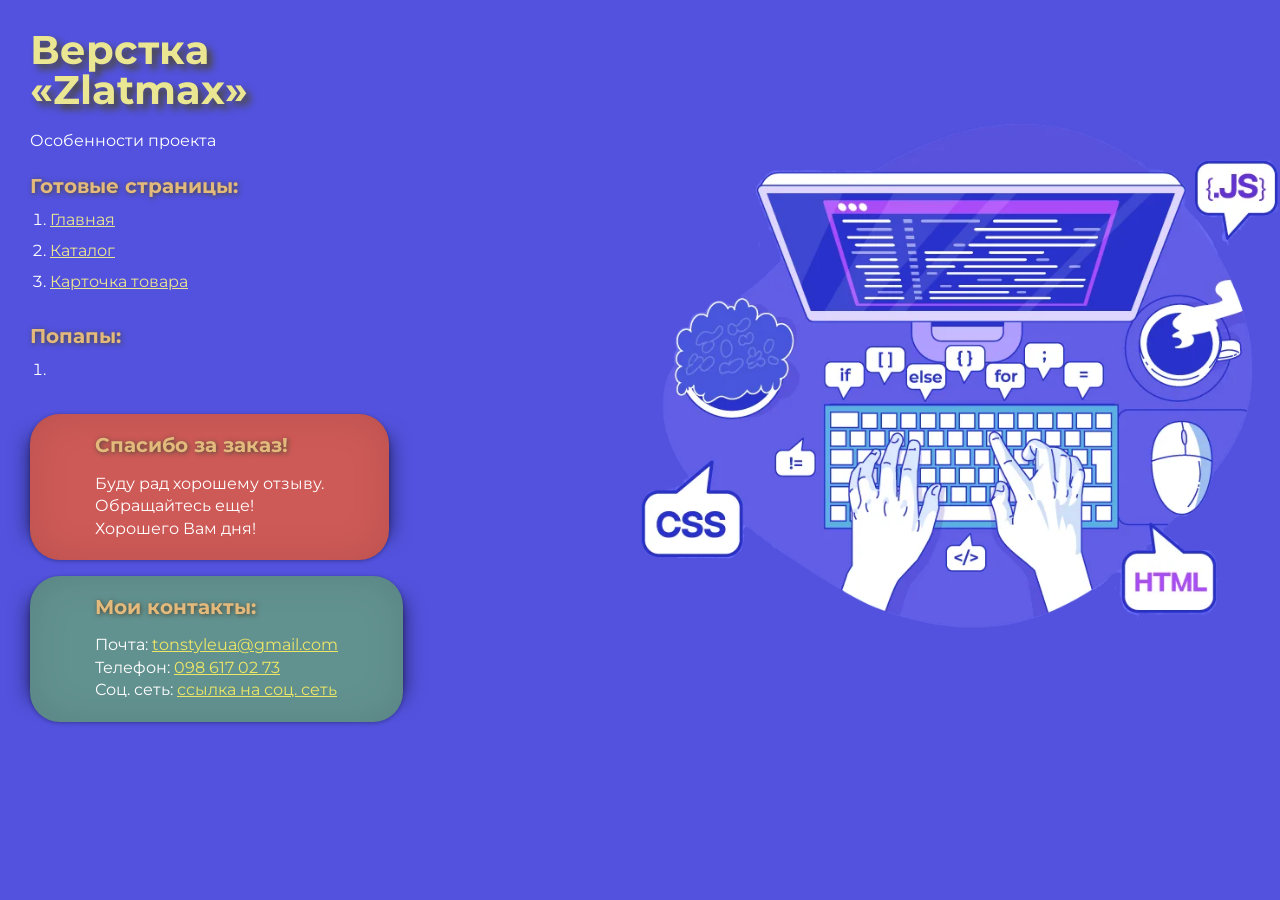
<file: index.html>
<!DOCTYPE html>
<html>

<head>
	<meta charset="UTF-8">
	<meta name="viewport" content="width=device-width, initial-scale=1.0">
	<title>Верстка «Zlatmax»</title>
</head>

<body>
	<div class="rootpage">
		<div class="rootpage__container">
			<div class="rootpage__content">
				<h1>Верстка «Zlatmax»</h1>
				<div class="rootpage__info">
					Особенности проекта
				</div>
				<h2>Готовые страницы:</h2>
				<ol class="rootpage__list">
					<li><a target="_blank" href="home.html">Главная</a></li>
					<li><a target="_blank" href="catalog.html">Каталог</a></li>
					<li><a target="_blank" href="product.html">Карточка товара</a></li>
				</ol>
				<h2>Попапы:</h2>
				<ol class="rootpage__list">
					<li><a target="_blank" href="home.html#"></a></li>
				</ol>
				<div class="rootpage__tnx">
					<h2>Спасибо за заказ!</h2>
					<p>Буду рад хорошему отзыву.</p>
					<p>Обращайтесь еще!</p>
					<p>Хорошего Вам дня!</p>
				</div>
				<div class="rootpage__contacts">
					<h2>Мои контакты:</h2>
					<p>Почта: <a href="mailto:tonstyleua@gmail.com">tonstyleua@gmail.com</a></p>
					<p>Телефон: <a href="tel:0986170273">098 617 02 73</a></p>
					<p>Соц. сеть: <a href="https://www.instagram.com/yuriy_smoliarov/">ссылка на соц. сеть</a></p>
				</div>
			</div>
			<div class="rootpag__images">
				<picture><source srcset="img/fed01.webp" type="image/webp"><img src="img/fed01.png?_v=1725391749633" alt="Изображение"></picture>
			</div>
		</div>
	</div>
</body>
<style>
	@charset "UTF-8";
	@import url("https://fonts.googleapis.com/css?family=Montserrat:regular,700&display=swap");

	*,
	*::before,
	*::after {
		padding: 0px;
		margin: 0px;
		border: 0px;
		box-sizing: border-box;
	}

	html,
	body {
		height: 100%;
		margin: 0;
		padding: 0;
		min-width: 320px;
		width: 100%;
		color: #fff;
		/* background-image: linear-gradient(135deg, #5b5e78 0, #2e477b 50%, #001b64 100%); */
		/* background-color: #2c4dab; мой первый вариант*/
		/* background-color: #6a6aef; вариант с картинки*/
		background-color: #5252de;
	}

	body {
		font-family: Montserrat;
		font-size: 100%;
		line-height: 1;
		font-size: 1rem;
	}

	a {
		text-decoration: underline;
		color: #ebe691
	}

	a:visited {
		text-decoration: underline;
		color: #f0eb8d;
	}

	a:hover {
		text-decoration: none;
	}

	ul li {
		list-style: none;
	}

	img {
		vertical-align: top;
	}

	.wrapper {
		width: 100%;
		min-height: 100%;
		overflow: hidden;
	}

	.rootpage {}

	.rootpage__container {
		display: flex;
		/* gap: rem(50); */
	}

	.rootpage__content {
		padding: 30px;
		display: flex;
		flex-direction: column;
		align-items: flex-start;


	}

	@media (max-width:565px) {
		.rootpage__container {
			display: flex;
			flex-direction: column-reverse;
			align-items: flex-start;
		}

	}

	@media (max-width: 767px) {
		.rootpage {
			padding: 30px 15px;
		}
	}

	h1 {
		text-shadow: 5px 5px 7px rgb(76, 73, 54);
		color: #ebe691;
		font-size: 2.5rem;
		margin: 0px 0px 1.25rem 0px;
	}

	@media (max-width: 767px) {
		h1 {
			text-shadow: 5px 5px 7px rgb(76, 73, 54);
			font-size: 1.85rem;
			margin: 0px 0px 1.25rem 0px;
		}
	}

	h2 {
		color: #e4ba7c;
		text-shadow: 1px 1px 5px rgb(76, 73, 54);
		font-size: 1.25rem;
		margin: 0px 0px 1rem 0px;
	}

	@media (max-width: 767px) {
		h2 {
			font-size: 1.125rem;
			margin: 0px 0px 1rem 0px;
		}
	}

	.rootpage__info {
		line-height: 140%;
		margin: 0px 0px 1.5rem 0px;
	}

	.rootpage__list {
		margin: 0px 0px 2.25rem 1.25rem;
	}

	.rootpage__list li:not(:last-child) {
		margin: 0px 0px 15px 0px;
	}

	.rootpage__contacts,
	.rootpage__tnx {
		border-radius: 30px;
		padding: 20px 65px;
		line-height: 140%;
	}

	@media (max-width: 767px) {

		.rootpage__contacts,
		.rootpage__tnx {
			border-radius: 30px;
			padding: 20px;
		}
	}


	.rootpage__contacts {
		background: #629290;
		box-shadow: 0 1px 4px rgba(0, 0, 0, .3),
			-23px 0 20px -23px rgba(0, 0, 0, .6),
			23px 0 20px -23px rgba(0, 0, 0, .6),
			inset 0 0 40px rgba(0, 0, 0, .1);
	}

	.rootpage__contacts a {
		color: #ede666;
	}

	.rootpage__tnx {
		background: #ce5a57;
		box-shadow: 0 1px 4px rgba(0, 0, 0, .3),
			-23px 0 20px -23px rgba(0, 0, 0, .6),
			23px 0 20px -23px rgba(0, 0, 0, .6),
			inset 0 0 40px rgba(0, 0, 0, .1);
		margin: 0px 0px 1rem 0px;
	}

	.rootpag__images {
		margin-left: 200px;
		max-width: 50%;
		display: flex;
		justify-content: center;
		align-items: center;

		@media (max-width: 967px) {
			margin-left: 90px;
		}
	}


	@media (max-width:565px) {
		.rootpage__content {
			padding: 3px 30px 30px 30px;
		}

		/* .rootpag__images {
			max-width: 100%;
		} */

		img {
			width: 50%;
			display: flex;
			flex-direction: column;
			align-items: center;
		}
	}

	img {
		/* margin-left: 350px; */
		max-width: 100%;
		min-width: 330px;
		position: relative;

		/* height: 100%; */
	}
</style>

</html>
</file>
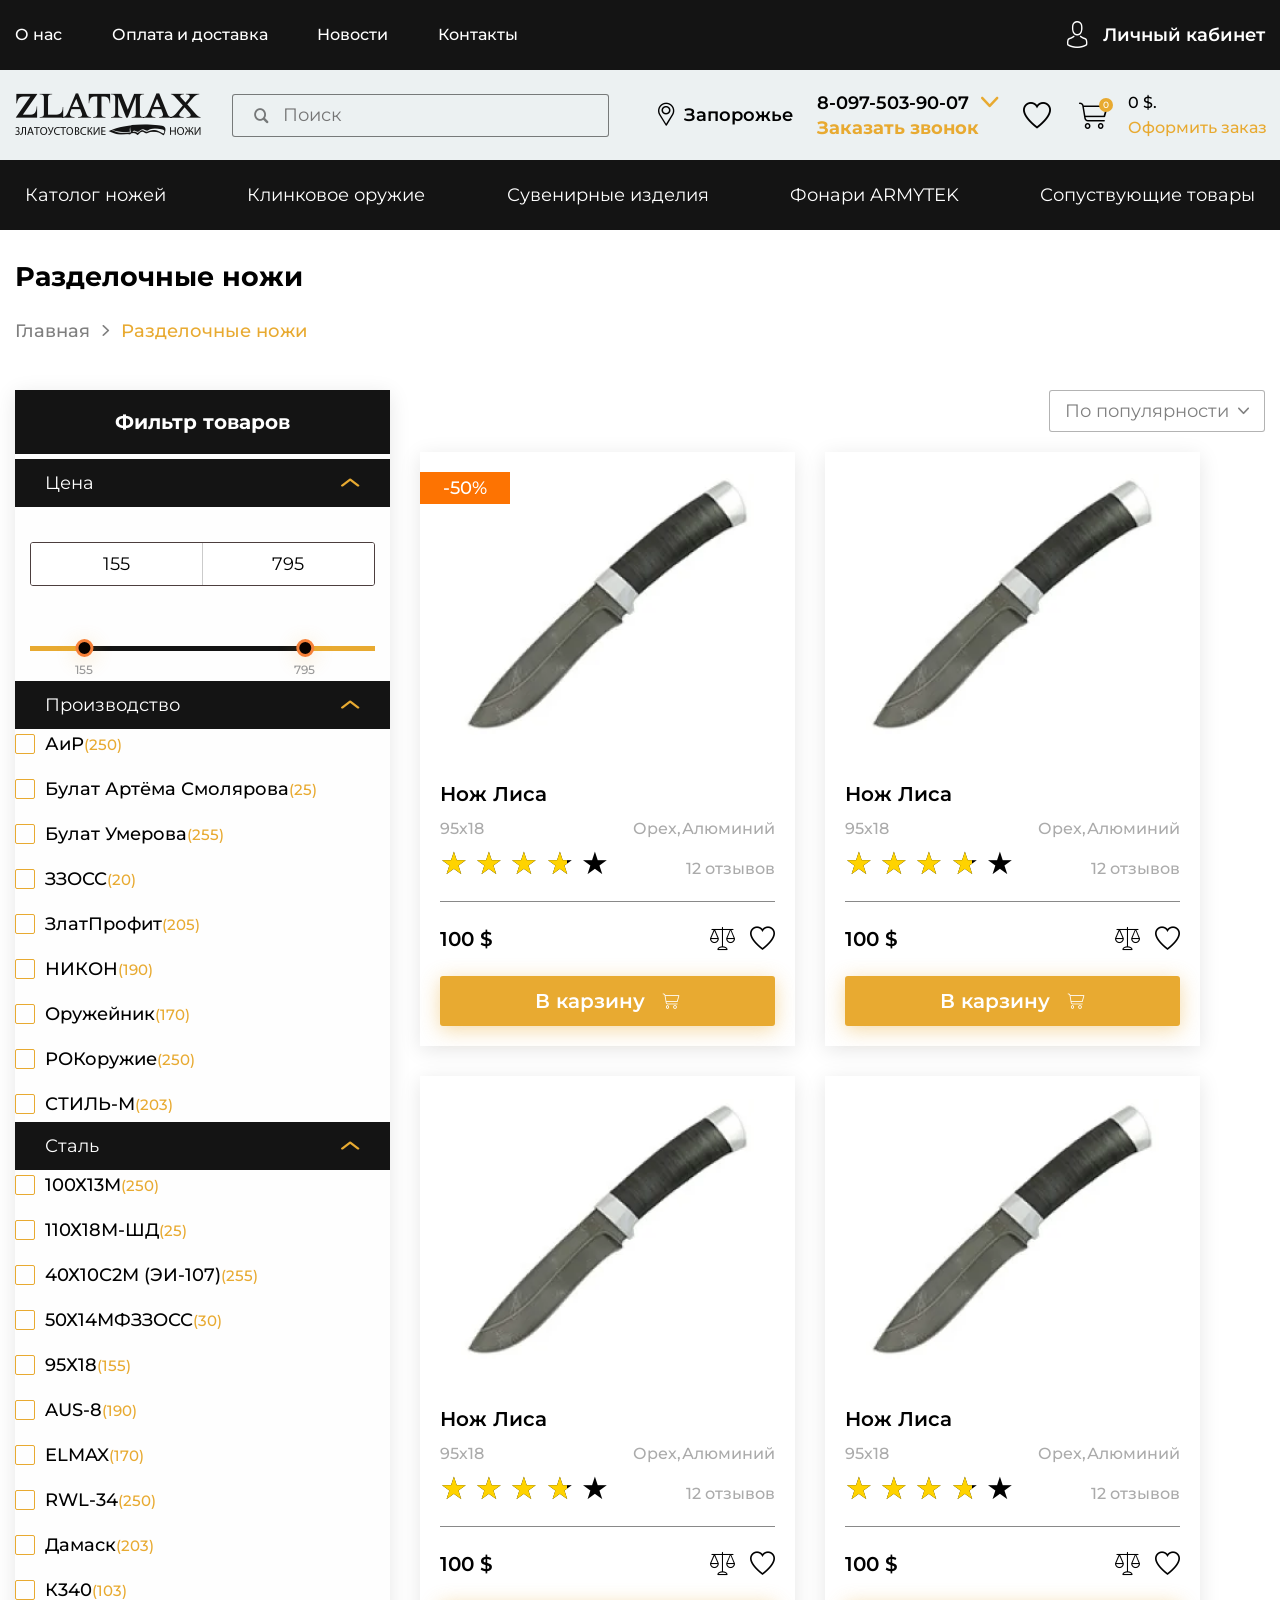
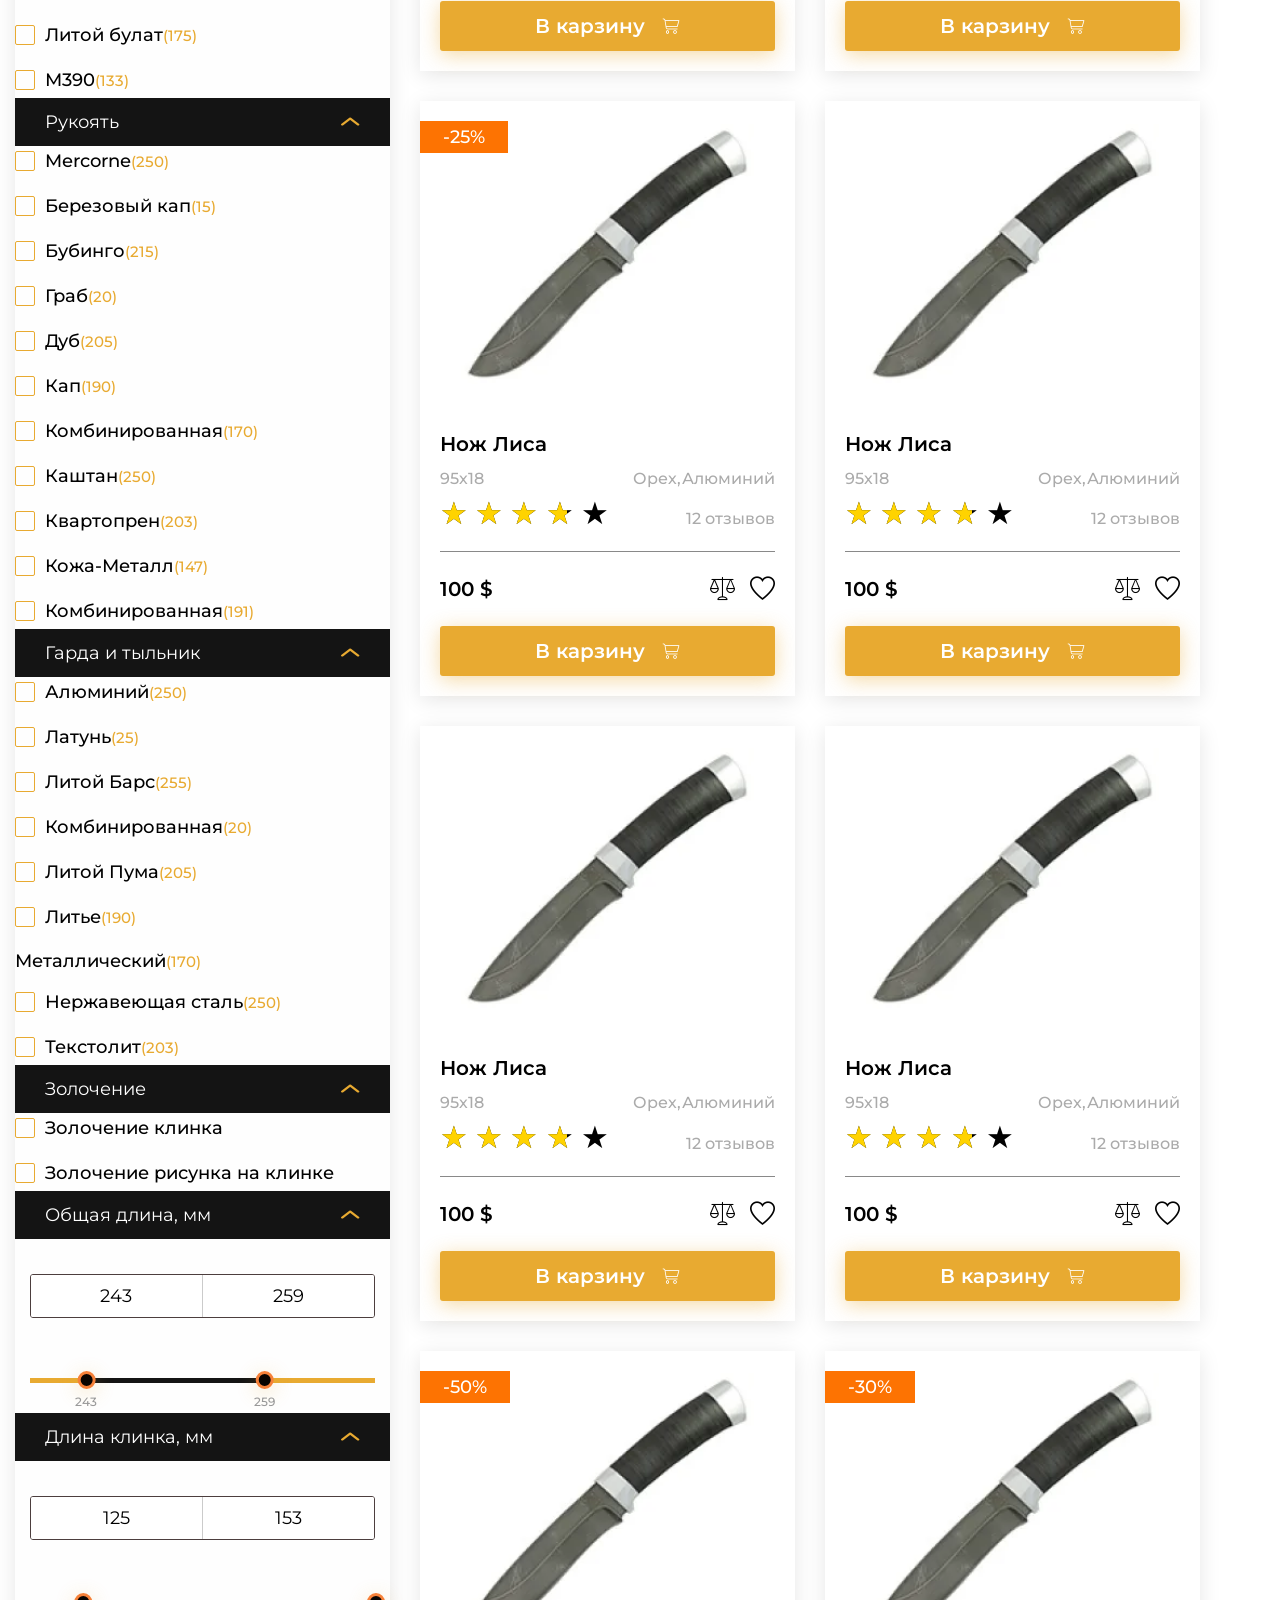
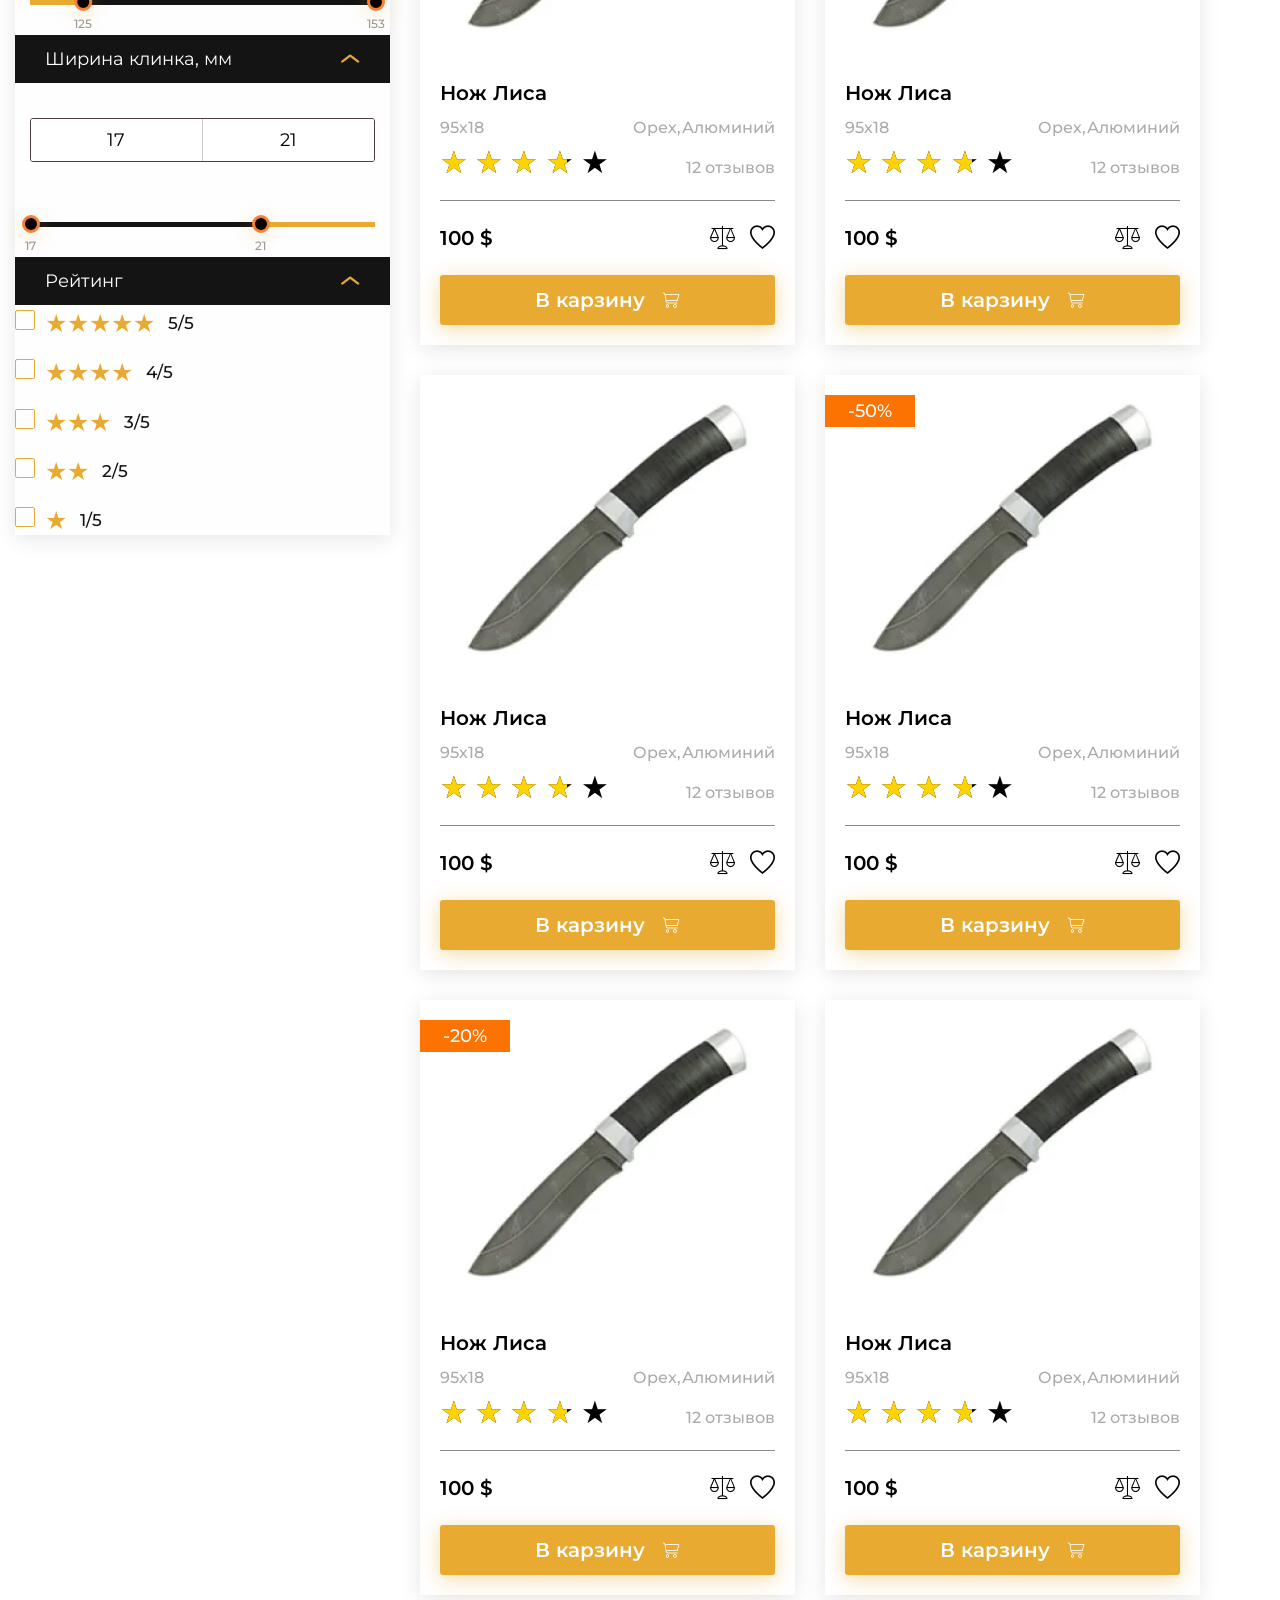
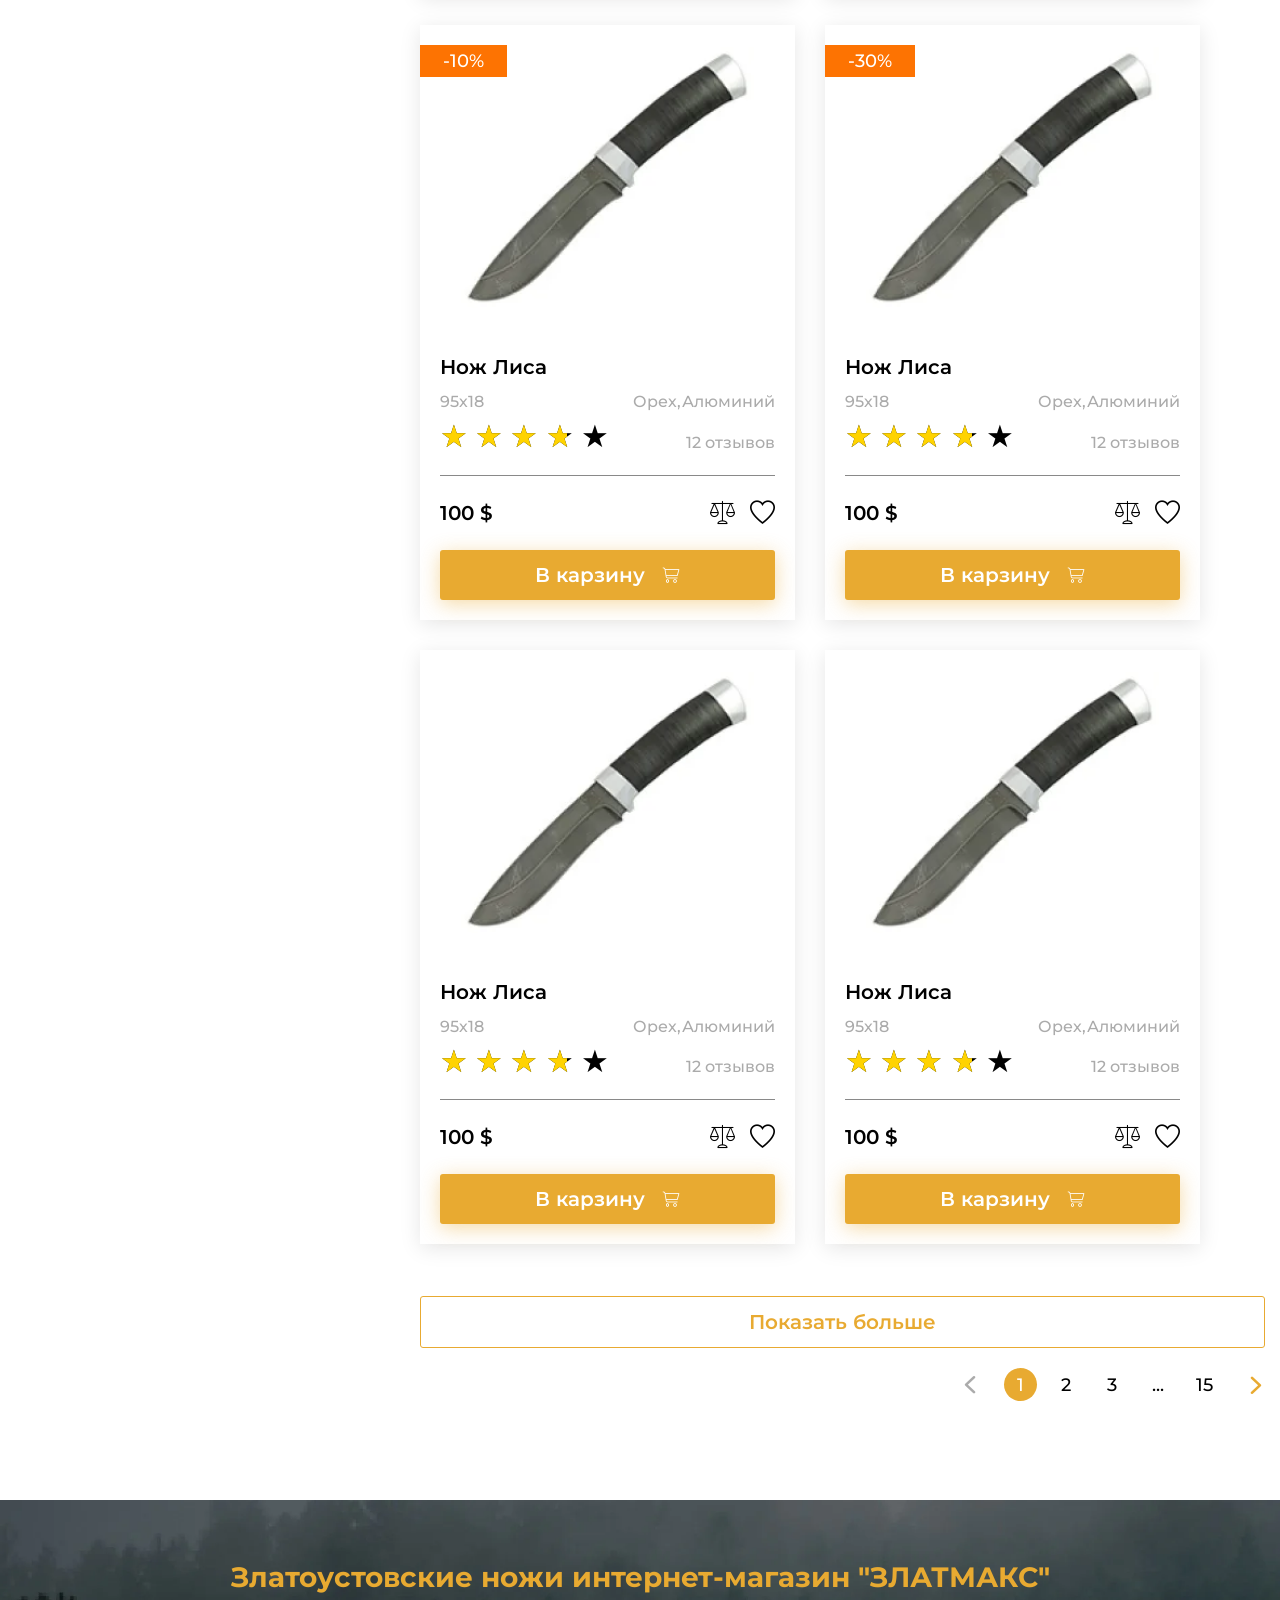
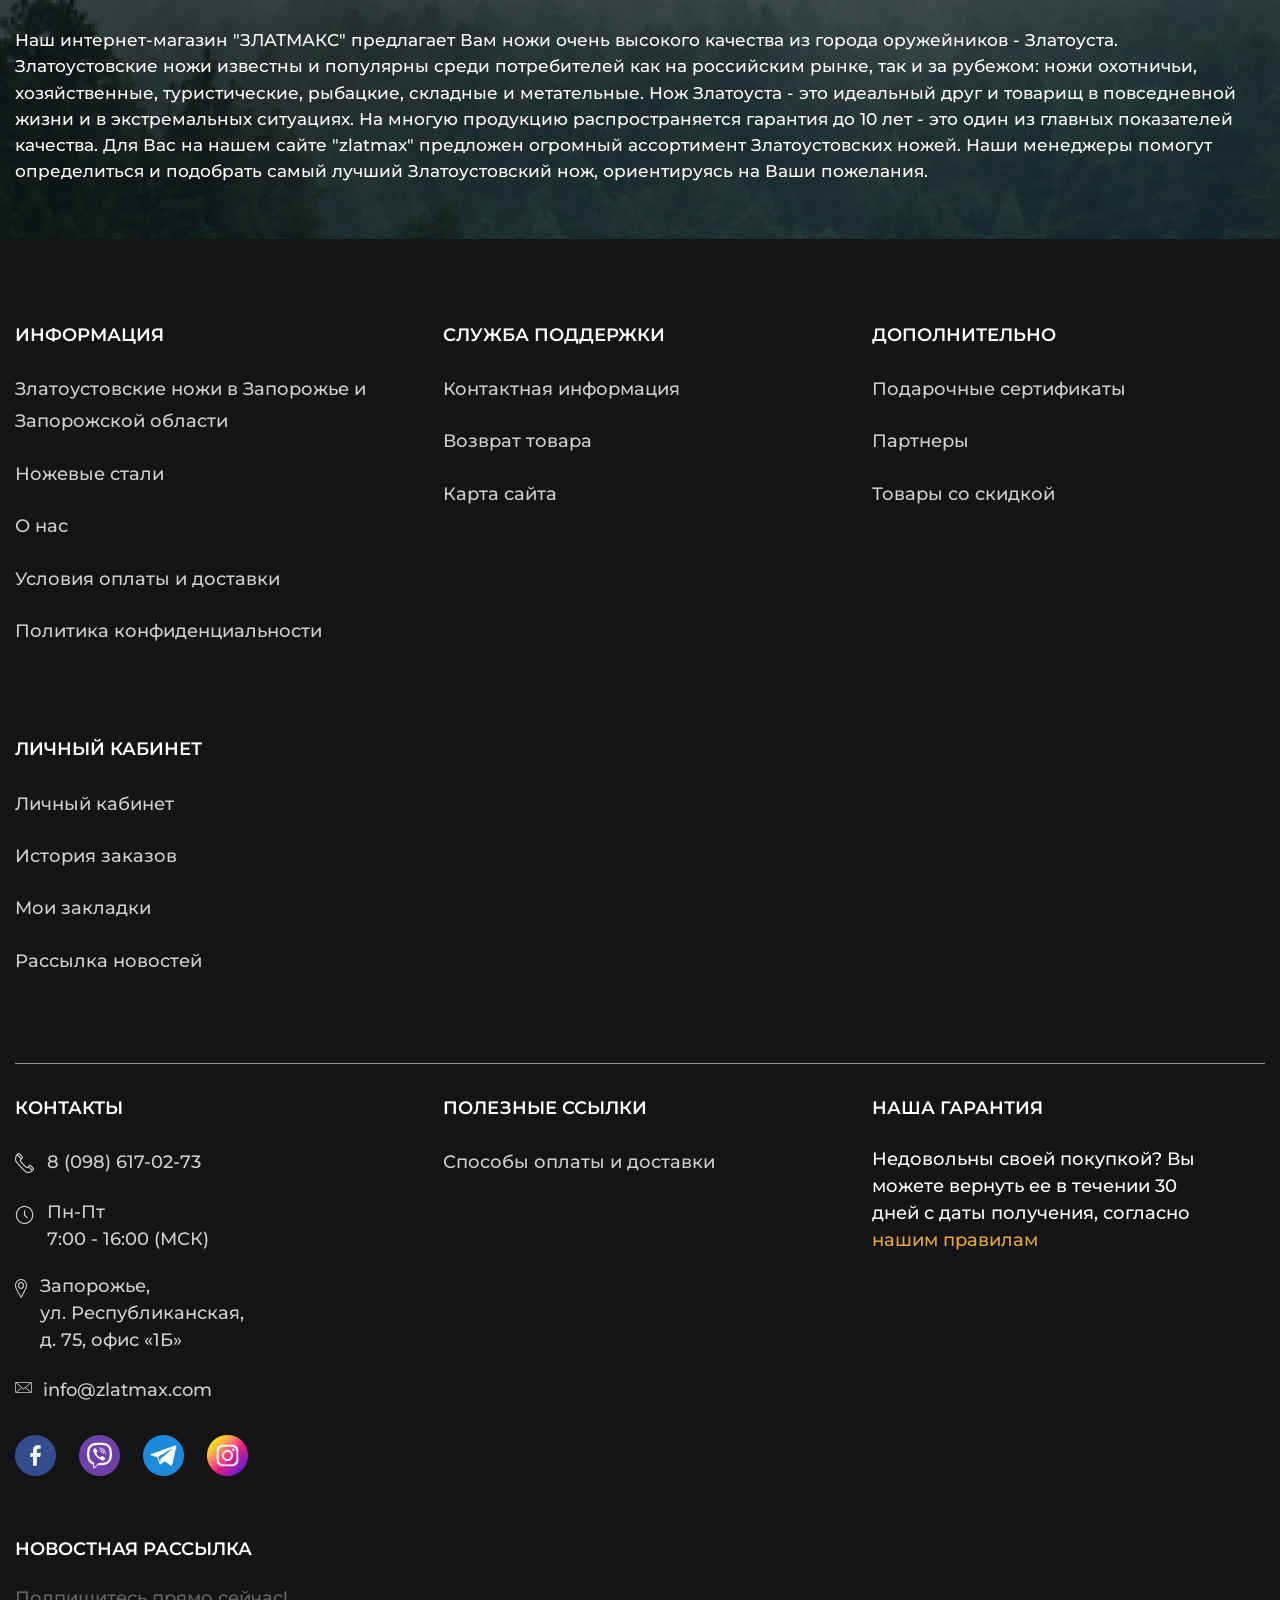
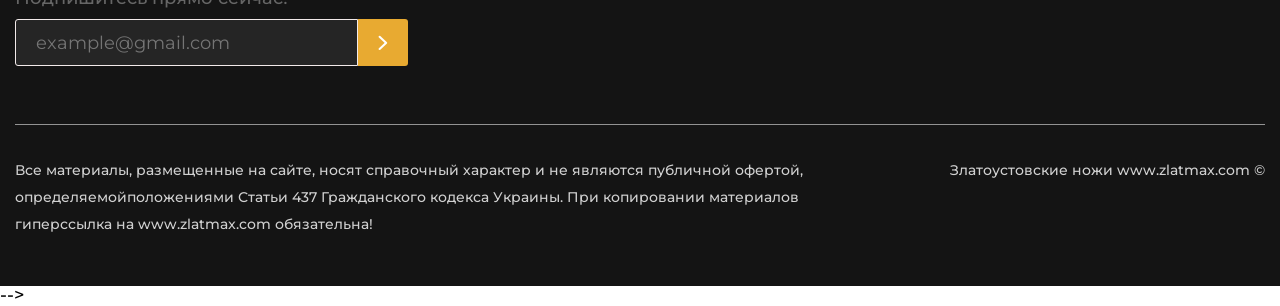
<file: catalog.html>
<!DOCTYPE html>
<html lang="ru">

<head>
	<title>Каталог</title>
	<meta charset="UTF-8">
	<meta name="format-detection" content="telephone=no">
	<link rel="stylesheet" href="css/style.min.css?_v=20240903222909">
	<link rel="shortcut icon" href="favicon.ico">
	<!-- <meta name="robots" content="noindex, nofollow"> -->
	<meta name="viewport" content="width=device-width, initial-scale=1.0">
</head>

<body>
	<div class="wrapper">
		<header class="header">
			<div class="header__top top-header">
				<div class="top-header__container">
					<nav class="top-header__menu menu-top-header">
						<ul data-da=".menu__body,991.98" class="menu-top-header__list">
							<li class="menu-top-header__item menu-top-header__item_catalog"><a href="" class="menu-top-header__link menu-top-header__link_catalog _icon-arrow-right">Каталог товаров</a>
							</li>
							<li class="menu-top-header__item"><a href="" class="menu-top-header__link">О нас</a></li>
							<li class="menu-top-header__item"><a href="" class="menu-top-header__link">Оплата и доставка</a></li>
							<li class="menu-top-header__item"><a href="" class="menu-top-header__link">Новости</a></li>
							<li class="menu-top-header__item"><a href="" class="menu-top-header__link">Контакты</a></li>
						</ul>
					</nav>
					<!-- ? _icon-user нижнее подчеркивание здесь не дает коректно скопировать классы в header.scss и изза этого ломается код и браузер выдает ошибку, а без подчеркивания не откроется иконка  -->
					<!-- ? РЕШЕНИЕ: после копирования классов, в файле header.scss нужно удалить 
				 . {
					// ._icon-user
					&_icon-user {}
			} 
		-->
					<a href="" class="top-header__user _icon-user"><span>Личный кабинет</span></a>
					<nav hidden class="menu">
						<button type="button" class="menu__icon icon-menu"><span></span></button>
						<div class="menu__body">
							<!-- <ul class="menu__list">
						<li class="menu__item"><a href="" class="menu__link menu__link-catalog _icon-arrow-bottom">Каталог
								товаров</a></li>
					</ul> -->
						</div>
					</nav>
				</div>
			</div>
			<div class="header__body body-header">
				<div class="body-header__container">
					<a href="" class="body-header__logo"></a>
					<!-- ? в нужный момент меню Поиск перебрасываю на место меню Каталог -->
					<div data-da=".catalog-header__container, 479.98" class="body-header__search">
						<form action="#" class="search-header">
							<button type="submit" class="search-header__button _icon-search-zoom"></button>
							<input autocomplete="off" type="text" name="form[]" data-error="Ошибка" placeholder="Поиск" class="search-header__input">
						</form>
					</div>
					<div class="body-header__actions actions-header">
						<a class="actions-header__location _icon-location"><span>Запорожье</span></a>
						<!-- ? data-da=".top-header__container,991.98" перебросил нужный раздел на верхний этаж -->
						<div data-da=".top-header__container,991.98,first" class="actions-header__phones phones-header">
							<!-- ? этот блок делал снипеттом spollers и потом доработали -->
							<div data-spollers class="phones-header__items">
								<div class="phones-header__item">
									<a href="tel:80975039007" class="phones-header__phone"><span>8-097-503-90-07</span></a>
									<button type="button" data-spoller class="phones-header__arrow _icon-arrow-bottom"></button>
									<ul class="phones-header__list">
										<li><a href="tel:80975039008" class="phones-header__phone">8-097-503-90-08</a></li>
										<li><a href="tel:80975039009" class="phones-header__phone">8-097-503-90-09</a></li>
										<li><a href="tel:80975039000" class="phones-header__phone">8-097-503-90-00</a></li>
									</ul>
								</div>
							</div>

							<button type="button" data-popup="#callback" class="phones-header__callback">Заказать звонок</button>
						</div>
						<a href="" data-da=".top-header__container,991.98,2" class="actions-header__favorite _icon-favorite"></a>
						<a href="" data-da=".top-header__container,991.98,2" class="actions-header__cart cart-header">
							<div class="cart-header__icon _icon-cart"><span>0</span></div>
							<div class="cart-header__body">
								<div class="cart-header__summ">0 $.</div>
								<div class="cart-header__link">Оформить заказ</div>
							</div>
						</a>
					</div>
				</div>
			</div>
			<div class="header__catalog catalog-header">
				<div class="catalog-header__container">
					<nav class="catalog-header__menu menu-catalog">
						<button type="button" class="menu-catalog__back _icon-back">Назад</button>
						<ul class="menu-catalog__list">
							<!-- ? data-parent у кого будет такой дата атрибут, для тех обьектов мы будем открывать подменю -->
							<li class="menu-catalog__item"><button data-parent="1" class="menu-catalog__link">Католог ножей</button>
							</li>
							<li class="menu-catalog__item"><button data-parent="2" class="menu-catalog__link">Клинковое
									оружие</button></li>
							<li class="menu-catalog__item"><button data-parent="3" class="menu-catalog__link">Сувенирные
									изделия</button></li>
							<li class="menu-catalog__item"><button data-parent="4" class="menu-catalog__link">Фонари ARMYTEK</button>
							</li>
							<li class="menu-catalog__item"><button data-parent="5" class="menu-catalog__link">Сопуствующие
									товары</button></li>
						</ul>
						<div class="menu-catalog__sub-menu sub-menu-catalog">
							<button type="button" class="sub-menu-catalog__back _icon-back">Назад</button>
							<div class="sub-menu-catalog__container">
								<!-- ? hidden это привязка для того чтоб открывались выпадающие меню -->
								<div hidden data-submenu="1" class="sub-menu-catalog__block">
									<div class="sub-menu-catalog__category">
										<a href="" class="sub-menu-catalog__link-category">Категория ножей</a>
									</div>
									<div class="sub-menu-catalog__category">
										<a href="" class="sub-menu-catalog__link-category">Производство ножей</a>
									</div>
									<div class="sub-menu-catalog__category">
										<a href="" class="sub-menu-catalog__link-category">Ножи по маркам стали</a>
									</div>
									<div class="sub-menu-catalog__category">
										<a href="" class="sub-menu-catalog__link-category">Заточка и полировка ножей</a>
									</div>
									<div class="sub-menu-catalog__category">
										<a href="" class="sub-menu-catalog__link-category">Ножевые клинки</a>
									</div>
									<ul class="sub-menu-catalog__list">
										<!-- ?  target тега <a>. Цей атрибут може набувати таких значень:_blank – завантажує сторінку в нове вікно браузера; _self – завантажує сторінку в поточне вікно; _parent – завантажує сторінку у батьківський фрейм; _top – скасовує всі фрейми і завантажує сторінку в повному вікні браузера. -->
										<li class="sub-menu-catalog__item"><a href="catalog.html" target="_blank" class="sub-menu-catalog__link">Разделочные
												ножи</a></li>
										<li class="sub-menu-catalog__item"><a href="" class="sub-menu-catalog__link">Туристические
												ножи</a></li>
										<li class="sub-menu-catalog__item"><a href="" class="sub-menu-catalog__link">Ножи
												охотничьи</a>
										</li>
										<li class="sub-menu-catalog__item"><a href="" class="sub-menu-catalog__link">Булатные
												ножи</a>
										</li>
										<li class="sub-menu-catalog__item"><a href="" class="sub-menu-catalog__link">Ножи из
												дамаска</a>
										</li>
										<li class="sub-menu-catalog__item"><a href="" class="sub-menu-catalog__link">Тактического
												назначения</a></li>
										<li class="sub-menu-catalog__item"><a href="" class="sub-menu-catalog__link">Метательные
												ножи</a></li>
										<li class="sub-menu-catalog__item"><a href="" class="sub-menu-catalog__link">Мачете и
												кукри</a>
										</li>
										<li class="sub-menu-catalog__item"><a href="" class="sub-menu-catalog__link">Ножи
												кухонные</a>
										</li>
									</ul>
									<ul class="sub-menu-catalog__list">
										<li class="sub-menu-catalog__item"><a href="" class="sub-menu-catalog__link">Ножи АИР</a>
										</li>
										<li class="sub-menu-catalog__item"><a href="" class="sub-menu-catalog__link">Ножи ЗИК</a>
										</li>
										<li class="sub-menu-catalog__item"><a href="" class="sub-menu-catalog__link">Ножи
												ЗЗОСС</a>
										</li>
										<li class="sub-menu-catalog__item"><a href="" class="sub-menu-catalog__link">Ножи
												РОСоружие</a></li>
										<li class="sub-menu-catalog__item"><a href="" class="sub-menu-catalog__link">Ножи
												Оружейник</a></li>
										<li class="sub-menu-catalog__item"><a href="" class="sub-menu-catalog__link">Булат Сергея
												Баранова</a></li>
										<li class="sub-menu-catalog__item"><a href="" class="sub-menu-catalog__link">Булат Андрея
												Умерова</a></li>
										<li class="sub-menu-catalog__item"><a href="" class="sub-menu-catalog__link">Ножи
												Златко</a>
										</li>
										<li class="sub-menu-catalog__item"><a href="" class="sub-menu-catalog__link">Ножи
												Стиль-М</a>
										</li>
										<li class="sub-menu-catalog__item"><a href="" class="sub-menu-catalog__link">Оружейная
												компания</a></li>
									</ul>
									<ul class="sub-menu-catalog__list">
										<li class="sub-menu-catalog__item"><a href="" class="sub-menu-catalog__link">Ножи из стали
												40х102С2М</a></li>
										<li class="sub-menu-catalog__item"><a href="" class="sub-menu-catalog__link">Ножи из стали
												95х18</a></li>
										<li class="sub-menu-catalog__item"><a href="" class="sub-menu-catalog__link">Ножи из стали
												100х13м</a></li>
										<li class="sub-menu-catalog__item"><a href="" class="sub-menu-catalog__link">Ножи из стали
												110х18м-ШД</a></li>
										<li class="sub-menu-catalog__item"><a href="" class="sub-menu-catalog__link">Ножи из стали
												ЭИ-107 ТЦ</a></li>
										<li class="sub-menu-catalog__item"><a href="" class="sub-menu-catalog__link">Ножи из стали
												50х14МФ</a></li>
										<li class="sub-menu-catalog__item"><a href="" class="sub-menu-catalog__link">Ножи из стали
												AUS-8</a></li>
										<li class="sub-menu-catalog__item"><a href="" class="sub-menu-catalog__link">Ножи из стали
												К340</a></li>
										<li class="sub-menu-catalog__item"><a href="" class="sub-menu-catalog__link">Ножи из стали
												M390</a></li>
										<li class="sub-menu-catalog__item"><a href="" class="sub-menu-catalog__link">Ножи из стали
												ЭП-766</a></li>
									</ul>
									<ul class="sub-menu-catalog__list">
										<li class="sub-menu-catalog__item"><a href="" class="sub-menu-catalog__link">Паста ГОИ</a>
										</li>
										<li class="sub-menu-catalog__item"><a href="" class="sub-menu-catalog__link">Алмазная
												паста</a></li>
										<li class="sub-menu-catalog__item"><a href="" class="sub-menu-catalog__link">Бруски и
												камни
												для заточки</a></li>
										<li class="sub-menu-catalog__item"><a href="" class="sub-menu-catalog__link">Заточные
												системы</a></li>
									</ul>
									<ul class="sub-menu-catalog__list">
										<li class="sub-menu-catalog__item"><a href="" class="sub-menu-catalog__link">Ножевые
												клинки</a></li>
										<li class="sub-menu-catalog__item"><a href="" class="sub-menu-catalog__link">Заготовки для
												ножей</a></li>
										<li class="sub-menu-catalog__item"><a href="" class="sub-menu-catalog__link">Литье для
												ножей</a></li>
										<li class="sub-menu-catalog__item"><a href="" class="sub-menu-catalog__link">Материалы для
												рукоятей</a></li>
										<li class="sub-menu-catalog__item"><a href="" class="sub-menu-catalog__link">Уход за
												рукоятиями ножей</a></li>
									</ul>
									<div class="sub-menu-catalog__footer">
										<a href="" class="sub-menu-catalog__all">Смотреть всё</a>
									</div>
									<div class="sub-menu-catalog__footer">
										<a href="" class="sub-menu-catalog__all">Смотреть всё</a>
									</div>
									<div class="sub-menu-catalog__footer">
										<a href="" class="sub-menu-catalog__all">Смотреть всё</a>
									</div>
									<div class="sub-menu-catalog__footer">
										<a href="" class="sub-menu-catalog__all">Смотреть всё</a>
									</div>
									<div class="sub-menu-catalog__footer">
										<a href="" class="sub-menu-catalog__all">Смотреть всё</a>
									</div>
								</div>
								<!-- ? hidden это привязка для того чтоб открывались выпадающие меню -->
								<div hidden data-submenu="2" class="sub-menu-catalog__block">
									<div class="sub-menu-catalog__category">
										<a href="" class="sub-menu-catalog__link-category">Категория ножей</a>
									</div>
									<div class="sub-menu-catalog__category">
										<a href="" class="sub-menu-catalog__link-category">Производство ножей</a>
									</div>
									<div class="sub-menu-catalog__category">
										<a href="" class="sub-menu-catalog__link-category">Заточка и полировка ножей</a>
									</div>
									<ul class="sub-menu-catalog__list">
										<li class="sub-menu-catalog__item"><a href="" class="sub-menu-catalog__link">Разделочные
												ножи</a></li>
										<li class="sub-menu-catalog__item"><a href="" class="sub-menu-catalog__link">Туристические
												ножи</a></li>
										<li class="sub-menu-catalog__item"><a href="" class="sub-menu-catalog__link">Ножи
												охотничьи</a>
										</li>
										<li class="sub-menu-catalog__item"><a href="" class="sub-menu-catalog__link">Булатные
												ножи</a>
										</li>
										<li class="sub-menu-catalog__item"><a href="" class="sub-menu-catalog__link">Ножи из
												дамаска</a>
										</li>
										<li class="sub-menu-catalog__item"><a href="" class="sub-menu-catalog__link">Тактического
												назначения</a></li>
										<li class="sub-menu-catalog__item"><a href="" class="sub-menu-catalog__link">Метательные
												ножи</a></li>
										<li class="sub-menu-catalog__item"><a href="" class="sub-menu-catalog__link">Мачете и
												кукри</a>
										</li>
										<li class="sub-menu-catalog__item"><a href="" class="sub-menu-catalog__link">Ножи
												кухонные</a>
										</li>
									</ul>
									<ul class="sub-menu-catalog__list">
										<li class="sub-menu-catalog__item"><a href="" class="sub-menu-catalog__link">Ножи АИР</a>
										</li>
										<li class="sub-menu-catalog__item"><a href="" class="sub-menu-catalog__link">Ножи ЗИК</a>
										</li>
										<li class="sub-menu-catalog__item"><a href="" class="sub-menu-catalog__link">Ножи ЗЗОСС</a>
										</li>
										<li class="sub-menu-catalog__item"><a href="" class="sub-menu-catalog__link">Ножи
												РОСоружие</a></li>
										<li class="sub-menu-catalog__item"><a href="" class="sub-menu-catalog__link">Ножи
												Оружейник</a></li>
										<li class="sub-menu-catalog__item"><a href="" class="sub-menu-catalog__link">Булат Сергея
												Баранова</a></li>
										<li class="sub-menu-catalog__item"><a href="" class="sub-menu-catalog__link">Булат Андрея
												Умерова</a></li>
										<li class="sub-menu-catalog__item"><a href="" class="sub-menu-catalog__link">Ножи Златко</a>
										</li>
										<li class="sub-menu-catalog__item"><a href="" class="sub-menu-catalog__link">Ножи Стиль-М</a>
										</li>
										<li class="sub-menu-catalog__item"><a href="" class="sub-menu-catalog__link">Оружейная
												компания</a></li>
									</ul>
									<ul class="sub-menu-catalog__list">
										<li class="sub-menu-catalog__item"><a href="" class="sub-menu-catalog__link">Паста ГОИ</a>
										</li>
										<li class="sub-menu-catalog__item"><a href="" class="sub-menu-catalog__link">Алмазная
												паста</a></li>
										<li class="sub-menu-catalog__item"><a href="" class="sub-menu-catalog__link">Бруски и
												камни
												для заточки</a></li>
										<li class="sub-menu-catalog__item"><a href="" class="sub-menu-catalog__link">Заточные
												системы</a></li>
									</ul>
									<div class="sub-menu-catalog__footer">
										<a href="" class="sub-menu-catalog__all">Смотреть всё</a>
									</div>
									<div class="sub-menu-catalog__footer">
										<a href="" class="sub-menu-catalog__all">Смотреть всё</a>
									</div>
									<div class="sub-menu-catalog__footer">
										<a href="" class="sub-menu-catalog__all">Смотреть всё</a>
									</div>
								</div>
							</div>
						</div>
					</nav>
				</div>

			</div>
		</header>
		<!--  -->
		<main class="page page_inner">
			<div class="page__header">
				<div class="page__container">
					<h1 class="page__title title">Разделочные ножи</h1>
					<nav class="page__breadcrumbs breadcrumbs">
						<ul class="breadcrumbs__list">
							<li class="breadcrumbs__item">
								<a href="home.html" class="breadcrumbs__link">Главная</a>
							</li>
							<li class="breadcrumbs__item">
								<!-- ? обычно конечная страница не делается ссылкой поэтому тут span -->
								<span href="" class="breadcrumbs__current">Разделочные ножи</span>
							</li>
						</ul>
					</nav>
				</div>
			</div>
			<div class="catalog">
				<div class="catalog__container">
					<div class="catalog__body">
						<!-- ! Фильтр Товаров -->
						<div class="catalog__filter filter-catalog">
							<button type="button" class="filter-catalog__title">Фильтр товаров</button>
							<div data-spollers class="filter-catalog__items">
								<div class="filter-catalog__price price-filter">
									<button type="button" data-spoller class="item-filter-catalog__title _icon-arrow-up _spoller-active">Цена</button>
									<div data-range class="price-filter__body">
										<div class="price-filter__inputs">
											<input data-range-from="0" autocomplete="off" type="text" value="155" name="form[]" class="price-filter__input">
											<input data-range-to="1000" autocomplete="off" type="text" value="795" name="form[]" class="price-filter__input">
										</div>
										<div data-range-item class="price-filter__range"></div>
									</div>
								</div>
								<!-- ! Раздел ЧЕКБОКС -->
								<div class="filter-catalog__item item-filter-catalog">
									<button type="button" data-spoller class="item-filter-catalog__title _icon-arrow-up _spoller-active">Производство</button>
									<div class="item-filter-catalog__body">
										<div class="item-filter-catalog__checkbox checkbox">
											<input id="c_1" data-error="Ошибка" class="checkbox__input" type="checkbox" value="1" name="form[]">
											<label for="c_1" class="checkbox__label"><span class="checkbox__text">АиР<small>(250)</small></span></label>
										</div>
										<div class="item-filter-catalog__checkbox checkbox">
											<input id="c_2" data-error="Ошибка" class="checkbox__input" type="checkbox" value="1" name="form[]">
											<label for="c_2" class="checkbox__label"><span class="checkbox__text">Булат Артёма
													Смолярова<small>(25)</small></span></label>
										</div>
										<div class="item-filter-catalog__checkbox checkbox">
											<input id="c_3" data-error="Ошибка" class="checkbox__input" type="checkbox" value="1" name="form[]">
											<label for="c_3" class="checkbox__label"><span class="checkbox__text">Булат
													Умерова<small>(255)</small></span></label>
										</div>
										<div class="item-filter-catalog__checkbox checkbox">
											<input id="c_4" data-error="Ошибка" class="checkbox__input" type="checkbox" value="1" name="form[]">
											<label for="c_4" class="checkbox__label"><span class="checkbox__text">ЗЗОСС<small>(20)</small></span></label>
										</div>
										<div class="item-filter-catalog__checkbox checkbox">
											<input id="c_5" data-error="Ошибка" class="checkbox__input" type="checkbox" value="1" name="form[]">
											<label for="c_5" class="checkbox__label"><span class="checkbox__text">ЗлатПрофит<small>(205)</small></span></label>
										</div>
										<div class="item-filter-catalog__checkbox checkbox">
											<input id="c_6" data-error="Ошибка" class="checkbox__input" type="checkbox" value="1" name="form[]">
											<label for="c_6" class="checkbox__label"><span class="checkbox__text">НИКОН<small>(190)</small></span></label>
										</div>
										<div class="item-filter-catalog__checkbox checkbox">
											<input id="c_7" data-error="Ошибка" class="checkbox__input" type="checkbox" value="1" name="form[]">
											<label for="c_7" class="checkbox__label"><span class="checkbox__text">Оружейник<small>(170)</small></span></label>
										</div>
										<div class="item-filter-catalog__checkbox checkbox">
											<input id="c_8" data-error="Ошибка" class="checkbox__input" type="checkbox" value="1" name="form[]">
											<label for="c_8" class="checkbox__label"><span class="checkbox__text">РОКоружие<small>(250)</small></span></label>
										</div>
										<div class="item-filter-catalog__checkbox checkbox">
											<input id="c_9" data-error="Ошибка" class="checkbox__input" type="checkbox" value="1" name="form[]">
											<label for="c_9" class="checkbox__label"><span class="checkbox__text">СТИЛЬ-М<small>(203)</small></span></label>
										</div>
									</div>
								</div>
								<div class="filter-catalog__item item-filter-catalog">
									<button type="button" data-spoller class="item-filter-catalog__title _icon-arrow-up _spoller-active">Сталь</button>
									<div class="item-filter-catalog__body">
										<div class="item-filter-catalog__checkbox checkbox">
											<input id="c_10" data-error="Ошибка" class="checkbox__input" type="checkbox" value="1" name="form[]">
											<label for="c_10" class="checkbox__label"><span class="checkbox__text">100Х13М<small>(250)</small></span></label>
										</div>
										<div class="item-filter-catalog__checkbox checkbox">
											<input id="c_11" data-error="Ошибка" class="checkbox__input" type="checkbox" value="1" name="form[]">
											<label for="c_11" class="checkbox__label"><span class="checkbox__text">110Х18М-ШД<small>(25)</small></span></label>
										</div>
										<div class="item-filter-catalog__checkbox checkbox">
											<input id="c_12" data-error="Ошибка" class="checkbox__input" type="checkbox" value="1" name="form[]">
											<label for="c_12" class="checkbox__label"><span class="checkbox__text">40Х10С2М
													(ЭИ-107)<small>(255)</small></span></label>
										</div>
										<div class="item-filter-catalog__checkbox checkbox">
											<input id="c_13" data-error="Ошибка" class="checkbox__input" type="checkbox" value="1" name="form[]">
											<label for="c_13" class="checkbox__label"><span class="checkbox__text">50Х14МФЗЗОСС<small>(30)</small></span></label>
										</div>
										<div class="item-filter-catalog__checkbox checkbox">
											<input id="c_14" data-error="Ошибка" class="checkbox__input" type="checkbox" value="1" name="form[]">
											<label for="c_14" class="checkbox__label"><span class="checkbox__text">95Х18<small>(155)</small></span></label>
										</div>
										<div class="item-filter-catalog__checkbox checkbox">
											<input id="c_15" data-error="Ошибка" class="checkbox__input" type="checkbox" value="1" name="form[]">
											<label for="c_15" class="checkbox__label"><span class="checkbox__text">AUS-8<small>(190)</small></span></label>
										</div>
										<div class="item-filter-catalog__checkbox checkbox">
											<input id="c_16" data-error="Ошибка" class="checkbox__input" type="checkbox" value="1" name="form[]">
											<label for="c_16" class="checkbox__label"><span class="checkbox__text">ELMAX<small>(170)</small></span></label>
										</div>
										<div class="item-filter-catalog__checkbox checkbox">
											<input id="c_17" data-error="Ошибка" class="checkbox__input" type="checkbox" value="1" name="form[]">
											<label for="c_17" class="checkbox__label"><span class="checkbox__text">RWL-34<small>(250)</small></span></label>
										</div>
										<div class="item-filter-catalog__checkbox checkbox">
											<input id="c_18" data-error="Ошибка" class="checkbox__input" type="checkbox" value="1" name="form[]">
											<label for="c_18" class="checkbox__label"><span class="checkbox__text">Дамаск<small>(203)</small></span></label>
										</div>
										<div class="item-filter-catalog__checkbox checkbox">
											<input id="c_19" data-error="Ошибка" class="checkbox__input" type="checkbox" value="1" name="form[]">
											<label for="c_19" class="checkbox__label"><span class="checkbox__text">К340<small>(103)</small></span></label>
										</div>
										<div class="item-filter-catalog__checkbox checkbox">
											<input id="c_20" data-error="Ошибка" class="checkbox__input" type="checkbox" value="1" name="form[]">
											<label for="c_20" class="checkbox__label"><span class="checkbox__text">Литой
													булат<small>(175)</small></span></label>
										</div>
										<div class="item-filter-catalog__checkbox checkbox">
											<input id="c_21" data-error="Ошибка" class="checkbox__input" type="checkbox" value="1" name="form[]">
											<label for="c_21" class="checkbox__label"><span class="checkbox__text">М390<small>(133)</small></span></label>
										</div>
									</div>
								</div>
								<div class="filter-catalog__item item-filter-catalog">
									<button type="button" data-spoller class="item-filter-catalog__title _icon-arrow-up _spoller-active">Рукоять</button>
									<div class="item-filter-catalog__body">
										<div class="item-filter-catalog__checkbox checkbox">
											<input id="c_22" data-error="Ошибка" class="checkbox__input" type="checkbox" value="1" name="form[]">
											<label for="c_22" class="checkbox__label"><span class="checkbox__text">Mercorne<small>(250)</small></span></label>
										</div>
										<div class="item-filter-catalog__checkbox checkbox">
											<input id="c_23" data-error="Ошибка" class="checkbox__input" type="checkbox" value="1" name="form[]">
											<label for="c_23" class="checkbox__label"><span class="checkbox__text">Березовый
													кап<small>(15)</small></span></label>
										</div>
										<div class="item-filter-catalog__checkbox checkbox">
											<input id="c_24" data-error="Ошибка" class="checkbox__input" type="checkbox" value="1" name="form[]">
											<label for="c_24" class="checkbox__label"><span class="checkbox__text">Бубинго<small>(215)</small></span></label>
										</div>
										<div class="item-filter-catalog__checkbox checkbox">
											<input id="c_25" data-error="Ошибка" class="checkbox__input" type="checkbox" value="1" name="form[]">
											<label for="c_25" class="checkbox__label"><span class="checkbox__text">Граб<small>(20)</small></span></label>
										</div>
										<div class="item-filter-catalog__checkbox checkbox">
											<input id="c_26" data-error="Ошибка" class="checkbox__input" type="checkbox" value="1" name="form[]">
											<label for="c_26" class="checkbox__label"><span class="checkbox__text">Дуб<small>(205)</small></span></label>
										</div>
										<div class="item-filter-catalog__checkbox checkbox">
											<input id="c_27" data-error="Ошибка" class="checkbox__input" type="checkbox" value="1" name="form[]">
											<label for="c_27" class="checkbox__label"><span class="checkbox__text">Кап<small>(190)</small></span></label>
										</div>
										<div class="item-filter-catalog__checkbox checkbox">
											<input id="c_28" data-error="Ошибка" class="checkbox__input" type="checkbox" value="1" name="form[]">
											<label for="c_28" class="checkbox__label"><span class="checkbox__text">Комбинированная<small>(170)</small></span></label>
										</div>
										<div class="item-filter-catalog__checkbox checkbox">
											<input id="c_29" data-error="Ошибка" class="checkbox__input" type="checkbox" value="1" name="form[]">
											<label for="c_29" class="checkbox__label"><span class="checkbox__text">Каштан<small>(250)</small></span></label>
										</div>
										<div class="item-filter-catalog__checkbox checkbox">
											<input id="c_30" data-error="Ошибка" class="checkbox__input" type="checkbox" value="1" name="form[]">
											<label for="c_30" class="checkbox__label"><span class="checkbox__text">Квартопрен<small>(203)</small></span></label>
										</div>
										<div class="item-filter-catalog__checkbox checkbox">
											<input id="c_31" data-error="Ошибка" class="checkbox__input" type="checkbox" value="1" name="form[]">
											<label for="c_31" class="checkbox__label"><span class="checkbox__text">Кожа-Металл<small>(147)</small></span></label>
										</div>
										<div class="item-filter-catalog__checkbox checkbox">
											<input id="c_32" data-error="Ошибка" class="checkbox__input" type="checkbox" value="1" name="form[]">
											<label for="c_32" class="checkbox__label"><span class="checkbox__text">Комбинированная<small>(191)</small></span></label>
										</div>
									</div>
								</div>
								<div class="filter-catalog__item item-filter-catalog">
									<button type="button" data-spoller class="item-filter-catalog__title _icon-arrow-up _spoller-active">Гарда и
										тыльник</button>
									<div class="item-filter-catalog__body">
										<div class="item-filter-catalog__checkbox checkbox">
											<input id="c_33" data-error="Ошибка" class="checkbox__input" type="checkbox" value="1" name="form[]">
											<label for="c_33" class="checkbox__label"><span class="checkbox__text">Алюминий<small>(250)</small></span></label>
										</div>
										<div class="item-filter-catalog__checkbox checkbox">
											<input id="c_34" data-error="Ошибка" class="checkbox__input" type="checkbox" value="1" name="form[]">
											<label for="c_34" class="checkbox__label"><span class="checkbox__text">Латунь<small>(25)</small></span></label>
										</div>
										<div class="item-filter-catalog__checkbox checkbox">
											<input id="c_35" data-error="Ошибка" class="checkbox__input" type="checkbox" value="1" name="form[]">
											<label for="c_35" class="checkbox__label"><span class="checkbox__text">Литой
													Барс<small>(255)</small></span></label>
										</div>
										<div class="item-filter-catalog__checkbox checkbox">
											<input id="c_36" data-error="Ошибка" class="checkbox__input" type="checkbox" value="1" name="form[]">
											<label for="c_36" class="checkbox__label"><span class="checkbox__text">Комбинированная<small>(20)</small></span></label>
										</div>
										<div class="item-filter-catalog__checkbox checkbox">
											<input id="c_37" data-error="Ошибка" class="checkbox__input" type="checkbox" value="1" name="form[]">
											<label for="c_37" class="checkbox__label"><span class="checkbox__text">Литой
													Пума<small>(205)</small></span></label>
										</div>
										<div class="item-filter-catalog__checkbox checkbox">
											<input id="c_38" data-error="Ошибка" class="checkbox__input" type="checkbox" value="1" name="form[]">
											<label for="c_38" class="checkbox__label"><span class="checkbox__text">Литье<small>(190)</small></span></label>
										</div>
										<div class="item-filter-catalog__checkbox checkbox">
											<input id="c_39" data-error="Ошибка" class="checkbox__input" type="checkbox" value="1" name="form[]">
											<label for="c_39 class=" checkbox__label"><span class="checkbox__text">Металлический<small>(170)</small></span></label>
										</div>
										<div class="item-filter-catalog__checkbox checkbox">
											<input id="c_40" data-error="Ошибка" class="checkbox__input" type="checkbox" value="1" name="form[]">
											<label for="c_40" class="checkbox__label"><span class="checkbox__text">Нержавеющая
													сталь<small>(250)</small></span></label>
										</div>
										<div class="item-filter-catalog__checkbox checkbox">
											<input id="c_41" data-error="Ошибка" class="checkbox__input" type="checkbox" value="1" name="form[]">
											<label for="c_41" class="checkbox__label"><span class="checkbox__text">Текстолит<small>(203)</small></span></label>
										</div>
									</div>
								</div>
								<div class="filter-catalog__item item-filter-catalog">
									<button type="button" data-spoller class="item-filter-catalog__title _icon-arrow-up _spoller-active">Золочение</button>
									<div class="item-filter-catalog__body">
										<div class="item-filter-catalog__checkbox checkbox">
											<input id="c_42" data-error="Ошибка" class="checkbox__input" type="checkbox" value="1" name="form[]">
											<label for="c_42" class="checkbox__label"><span class="checkbox__text">Золочение
													клинка</span></label>
										</div>
										<div class="item-filter-catalog__checkbox checkbox">
											<input id="c_43" data-error="Ошибка" class="checkbox__input" type="checkbox" value="1" name="form[]">
											<label for="c_43" class="checkbox__label"><span class="checkbox__text">Золочение
													рисунка
													на клинке</span></label>
										</div>
									</div>
								</div>
								<!-- ! Ползунки======================================================== -->
								<div class="filter-catalog__price price-filter">
									<button type="button" data-spoller class="item-filter-catalog__title _icon-arrow-up _spoller-active">Общая
										длина, мм</button>
									<div data-range class="price-filter__body">
										<div class="price-filter__inputs">
											<input data-range-from="238" autocomplete="off" type="text" value="243" name="form[]" class="price-filter__input">
											<input data-range-to="269" autocomplete="off" type="text" value="259" name="form[]" class="price-filter__input">
										</div>
										<div data-range-item class="price-filter__range"></div>
									</div>
								</div>
								<div class="filter-catalog__price price-filter">
									<button type="button" data-spoller class="item-filter-catalog__title _icon-arrow-up _spoller-active">Длина
										клинка, мм</button>
									<div data-range class="price-filter__body">
										<div class="price-filter__inputs">
											<input data-range-from="120" autocomplete="off" type="text" value="125" name="form[]" class="price-filter__input">
											<input data-range-to="153" autocomplete="off" type="text" value="153" name="form[]" class="price-filter__input">
										</div>
										<div data-range-item class="price-filter__range"></div>
									</div>
								</div>
								<div class="filter-catalog__price price-filter">
									<button type="button" data-spoller class="item-filter-catalog__title _icon-arrow-up _spoller-active">Ширина
										клинка, мм</button>
									<div data-range class="price-filter__body">
										<div class="price-filter__inputs">
											<input data-range-from="17" autocomplete="off" type="text" value="17" name="form[]" class="price-filter__input">
											<input data-range-to="23" autocomplete="off" type="text" value="21" name="form[]" class="price-filter__input">
										</div>
										<div data-range-item class="price-filter__range"></div>
									</div>
								</div>
								<!-- Рейтинг============================================================ -->
								<div class="filter-catalog__item item-filter-catalog">
									<button type="button" data-spoller class="item-filter-catalog__title _icon-arrow-up _spoller-active">Рейтинг</button>
									<div class="item-filter-catalog__body">
										<div class="item-filter-catalog__checkbox checkbox">
											<input id="c_44" data-error="Ошибка" class="checkbox__input" type="checkbox" value="1" name="form[]">
											<label for="c_44" class="checkbox__label">
												<span class="checkbox__label-rating rating-5"><span>5/5</span></span>
											</label>
										</div>
										<div class="item-filter-catalog__checkbox checkbox">
											<input id="c_45" data-error="Ошибка" class="checkbox__input" type="checkbox" value="1" name="form[]">
											<label for="c_45" class="checkbox__label">
												<span class="checkbox__label-rating rating-4"><span>4/5</span></span>
											</label>
										</div>
										<div class="item-filter-catalog__checkbox checkbox">
											<input id="c_46" data-error="Ошибка" class="checkbox__input" type="checkbox" value="1" name="form[]">
											<label for="c_46" class="checkbox__label">
												<span class="checkbox__label-rating rating-3"><span>3/5</span></span>
											</label>
										</div>
										<div class="item-filter-catalog__checkbox checkbox">
											<input id="c_47" data-error="Ошибка" class="checkbox__input" type="checkbox" value="1" name="form[]">
											<label for="c_47" class="checkbox__label">
												<span class="checkbox__label-rating rating-2"><span>2/5</span></span>
											</label>
										</div>
										<div class="item-filter-catalog__checkbox checkbox">
											<input id="c_48" data-error="Ошибка" class="checkbox__input" type="checkbox" value="1" name="form[]">
											<label for="c_48" class="checkbox__label">
												<span class="checkbox__label-rating rating-1"><span>1/5</span></span>
											</label>
										</div>
									</div>
								</div>
							</div>
						</div>
						<div class="catalog__content">
							<div class="catalog__control">
								<select name="form[]" class="control">
									<option value="1" selected>По популярности</option>
									<option value="2">По цене</option>
									<option value="3">По размеру</option>
									<option value="4">По названию</option>
								</select>
							</div>
							<!-- ! карточки -->
							<div class="catalog__products">
								<article class="products-card">
									<div class="products-card__sale">-50%</div>
									<a href="product.html" class="products-card__image">
										<span class="products-card__item-image-ibg products-card__item-image-ibg_contain">
											<picture><source srcset="img/product-card/01.webp" type="image/webp"><img src="img/product-card/01.jpg?_v=1725391749633" alt="Картинка"></picture>
										</span>
									</a>
									<div class="products-card__body">
										<h4 class="products-card__title">
											<a href="" class="products-card__link-title">Нож Лиса</a>
										</h4>
										<div class="products-card__info info-products-card">
											<div class="info-products-card__size">95х18</div>
											<div class="info-products-card__materials">Орех,Алюминий</div>
										</div>
										<div class="products-card__rating rating rating_set">
											<div class="rating__body">
												<div class="rating__active"></div>
												<div class="rating__items">
													<input type="radio" class="rating__item" value="1" name="rating">
													<input type="radio" class="rating__item" value="2" name="rating">
													<input type="radio" class="rating__item" value="3" name="rating">
													<input type="radio" class="rating__item" value="4" name="rating">
													<input type="radio" class="rating__item" value="5" name="rating">
												</div>
											</div>
											<div class="rating__value">3.6</div>
											<div class="rating__info">12 отзывов</div>
										</div>
										<div class="products-card__footer">
											<div class="products-card__price">100 $</div>
											<a href="" class="products-card__compare _icon-compare"></a>
											<a href="" class="products-card__favorite _icon-favorite"></a>
										</div>
										<button type="button" class="products-card__cart button"><span class="_icon-cart">В
												карзину</span></button>
									</div>
								</article>
								<article class="products-card">
									<a href="product.html" class="products-card__image">
										<span class="products-card__item-image-ibg products-card__item-image-ibg_contain">
											<picture><source srcset="img/product-card/01.webp" type="image/webp"><img src="img/product-card/01.jpg?_v=1725391749633" alt="Картинка"></picture>
										</span>
									</a>
									<div class="products-card__body">
										<h4 class="products-card__title">
											<a href="" class="products-card__link-title">Нож Лиса</a>
										</h4>
										<div class="products-card__info info-products-card">
											<div class="info-products-card__size">95х18</div>
											<div class="info-products-card__materials">Орех,Алюминий</div>
										</div>
										<div class="products-card__rating rating rating_set">
											<div class="rating__body">
												<div class="rating__active"></div>
												<div class="rating__items">
													<input type="radio" class="rating__item" value="1" name="rating">
													<input type="radio" class="rating__item" value="2" name="rating">
													<input type="radio" class="rating__item" value="3" name="rating">
													<input type="radio" class="rating__item" value="4" name="rating">
													<input type="radio" class="rating__item" value="5" name="rating">
												</div>
											</div>
											<div class="rating__value">3.6</div>
											<div class="rating__info">12 отзывов</div>
										</div>
										<div class="products-card__footer">
											<div class="products-card__price">100 $</div>
											<a href="" class="products-card__compare _icon-compare"></a>
											<a href="" class="products-card__favorite _icon-favorite"></a>
										</div>
										<button type="button" class="products-card__cart button"><span class="_icon-cart">В
												карзину</span></button>
									</div>
								</article>
								<article class="products-card">
									<a href="product.html" class="products-card__image">
										<span class="products-card__item-image-ibg products-card__item-image-ibg_contain">
											<picture><source srcset="img/product-card/01.webp" type="image/webp"><img src="img/product-card/01.jpg?_v=1725391749633" alt="Картинка"></picture>
										</span>
									</a>
									<div class="products-card__body">
										<h4 class="products-card__title">
											<a href="" class="products-card__link-title">Нож Лиса</a>
										</h4>
										<div class="products-card__info info-products-card">
											<div class="info-products-card__size">95х18</div>
											<div class="info-products-card__materials">Орех,Алюминий</div>
										</div>
										<div class="products-card__rating rating rating_set">
											<div class="rating__body">
												<div class="rating__active"></div>
												<div class="rating__items">
													<input type="radio" class="rating__item" value="1" name="rating">
													<input type="radio" class="rating__item" value="2" name="rating">
													<input type="radio" class="rating__item" value="3" name="rating">
													<input type="radio" class="rating__item" value="4" name="rating">
													<input type="radio" class="rating__item" value="5" name="rating">
												</div>
											</div>
											<div class="rating__value">3.6</div>
											<div class="rating__info">12 отзывов</div>
										</div>
										<div class="products-card__footer">
											<div class="products-card__price">100 $</div>
											<a href="" class="products-card__compare _icon-compare"></a>
											<a href="" class="products-card__favorite _icon-favorite"></a>
										</div>
										<button type="button" class="products-card__cart button"><span class="_icon-cart">В
												карзину</span></button>
									</div>
								</article>
								<article class="products-card">
									<a href="product.html" class="products-card__image">
										<span class="products-card__item-image-ibg products-card__item-image-ibg_contain">
											<picture><source srcset="img/product-card/01.webp" type="image/webp"><img src="img/product-card/01.jpg?_v=1725391749633" alt="Картинка"></picture>
										</span>
									</a>
									<div class="products-card__body">
										<h4 class="products-card__title">
											<a href="" class="products-card__link-title">Нож Лиса</a>
										</h4>
										<div class="products-card__info info-products-card">
											<div class="info-products-card__size">95х18</div>
											<div class="info-products-card__materials">Орех,Алюминий</div>
										</div>
										<div class="products-card__rating rating rating_set">
											<div class="rating__body">
												<div class="rating__active"></div>
												<div class="rating__items">
													<input type="radio" class="rating__item" value="1" name="rating">
													<input type="radio" class="rating__item" value="2" name="rating">
													<input type="radio" class="rating__item" value="3" name="rating">
													<input type="radio" class="rating__item" value="4" name="rating">
													<input type="radio" class="rating__item" value="5" name="rating">
												</div>
											</div>
											<div class="rating__value">3.6</div>
											<div class="rating__info">12 отзывов</div>
										</div>
										<div class="products-card__footer">
											<div class="products-card__price">100 $</div>
											<a href="" class="products-card__compare _icon-compare"></a>
											<a href="" class="products-card__favorite _icon-favorite"></a>
										</div>
										<button type="button" class="products-card__cart button"><span class="_icon-cart">В
												карзину</span></button>
									</div>
								</article>
								<article class="products-card">
									<div class="products-card__sale">-25%</div>
									<a href="product.html" class="products-card__image">
										<span class="products-card__item-image-ibg products-card__item-image-ibg_contain">
											<picture><source srcset="img/product-card/01.webp" type="image/webp"><img src="img/product-card/01.jpg?_v=1725391749633" alt="Картинка"></picture>
										</span>
									</a>
									<div class="products-card__body">
										<h4 class="products-card__title">
											<a href="" class="products-card__link-title">Нож Лиса</a>
										</h4>
										<div class="products-card__info info-products-card">
											<div class="info-products-card__size">95х18</div>
											<div class="info-products-card__materials">Орех,Алюминий</div>
										</div>
										<div class="products-card__rating rating rating_set">
											<div class="rating__body">
												<div class="rating__active"></div>
												<div class="rating__items">
													<input type="radio" class="rating__item" value="1" name="rating">
													<input type="radio" class="rating__item" value="2" name="rating">
													<input type="radio" class="rating__item" value="3" name="rating">
													<input type="radio" class="rating__item" value="4" name="rating">
													<input type="radio" class="rating__item" value="5" name="rating">
												</div>
											</div>
											<div class="rating__value">3.6</div>
											<div class="rating__info">12 отзывов</div>
										</div>
										<div class="products-card__footer">
											<div class="products-card__price">100 $</div>
											<a href="" class="products-card__compare _icon-compare"></a>
											<a href="" class="products-card__favorite _icon-favorite"></a>
										</div>
										<button type="button" class="products-card__cart button"><span class="_icon-cart">В
												карзину</span></button>
									</div>
								</article>
								<article class="products-card">
									<a href="product.html" class="products-card__image">
										<span class="products-card__item-image-ibg products-card__item-image-ibg_contain">
											<picture><source srcset="img/product-card/01.webp" type="image/webp"><img src="img/product-card/01.jpg?_v=1725391749633" alt="Картинка"></picture>
										</span>
									</a>
									<div class="products-card__body">
										<h4 class="products-card__title">
											<a href="" class="products-card__link-title">Нож Лиса</a>
										</h4>
										<div class="products-card__info info-products-card">
											<div class="info-products-card__size">95х18</div>
											<div class="info-products-card__materials">Орех,Алюминий</div>
										</div>
										<div class="products-card__rating rating rating_set">
											<div class="rating__body">
												<div class="rating__active"></div>
												<div class="rating__items">
													<input type="radio" class="rating__item" value="1" name="rating">
													<input type="radio" class="rating__item" value="2" name="rating">
													<input type="radio" class="rating__item" value="3" name="rating">
													<input type="radio" class="rating__item" value="4" name="rating">
													<input type="radio" class="rating__item" value="5" name="rating">
												</div>
											</div>
											<div class="rating__value">3.6</div>
											<div class="rating__info">12 отзывов</div>
										</div>
										<div class="products-card__footer">
											<div class="products-card__price">100 $</div>
											<a href="" class="products-card__compare _icon-compare"></a>
											<a href="" class="products-card__favorite _icon-favorite"></a>
										</div>
										<button type="button" class="products-card__cart button"><span class="_icon-cart">В
												карзину</span></button>
									</div>
								</article>
								<article class="products-card">
									<a href="product.html" class="products-card__image">
										<span class="products-card__item-image-ibg products-card__item-image-ibg_contain">
											<picture><source srcset="img/product-card/01.webp" type="image/webp"><img src="img/product-card/01.jpg?_v=1725391749633" alt="Картинка"></picture>
										</span>
									</a>
									<div class="products-card__body">
										<h4 class="products-card__title">
											<a href="" class="products-card__link-title">Нож Лиса</a>
										</h4>
										<div class="products-card__info info-products-card">
											<div class="info-products-card__size">95х18</div>
											<div class="info-products-card__materials">Орех,Алюминий</div>
										</div>
										<div class="products-card__rating rating rating_set">
											<div class="rating__body">
												<div class="rating__active"></div>
												<div class="rating__items">
													<input type="radio" class="rating__item" value="1" name="rating">
													<input type="radio" class="rating__item" value="2" name="rating">
													<input type="radio" class="rating__item" value="3" name="rating">
													<input type="radio" class="rating__item" value="4" name="rating">
													<input type="radio" class="rating__item" value="5" name="rating">
												</div>
											</div>
											<div class="rating__value">3.6</div>
											<div class="rating__info">12 отзывов</div>
										</div>
										<div class="products-card__footer">
											<div class="products-card__price">100 $</div>
											<a href="" class="products-card__compare _icon-compare"></a>
											<a href="" class="products-card__favorite _icon-favorite"></a>
										</div>
										<button type="button" class="products-card__cart button"><span class="_icon-cart">В
												карзину</span></button>
									</div>
								</article>
								<article class="products-card">
									<a href="product.html" class="products-card__image">
										<span class="products-card__item-image-ibg products-card__item-image-ibg_contain">
											<picture><source srcset="img/product-card/01.webp" type="image/webp"><img src="img/product-card/01.jpg?_v=1725391749633" alt="Картинка"></picture>
										</span>
									</a>
									<div class="products-card__body">
										<h4 class="products-card__title">
											<a href="" class="products-card__link-title">Нож Лиса</a>
										</h4>
										<div class="products-card__info info-products-card">
											<div class="info-products-card__size">95х18</div>
											<div class="info-products-card__materials">Орех,Алюминий</div>
										</div>
										<div class="products-card__rating rating rating_set">
											<div class="rating__body">
												<div class="rating__active"></div>
												<div class="rating__items">
													<input type="radio" class="rating__item" value="1" name="rating">
													<input type="radio" class="rating__item" value="2" name="rating">
													<input type="radio" class="rating__item" value="3" name="rating">
													<input type="radio" class="rating__item" value="4" name="rating">
													<input type="radio" class="rating__item" value="5" name="rating">
												</div>
											</div>
											<div class="rating__value">3.6</div>
											<div class="rating__info">12 отзывов</div>
										</div>
										<div class="products-card__footer">
											<div class="products-card__price">100 $</div>
											<a href="" class="products-card__compare _icon-compare"></a>
											<a href="" class="products-card__favorite _icon-favorite"></a>
										</div>
										<button type="button" class="products-card__cart button"><span class="_icon-cart">В
												карзину</span></button>
									</div>
								</article>
								<article class="products-card">
									<div class="products-card__sale">-50%</div>
									<a href="product.html" class="products-card__image">
										<span class="products-card__item-image-ibg products-card__item-image-ibg_contain">
											<picture><source srcset="img/product-card/01.webp" type="image/webp"><img src="img/product-card/01.jpg?_v=1725391749633" alt="Картинка"></picture>
										</span>
									</a>
									<div class="products-card__body">
										<h4 class="products-card__title">
											<a href="" class="products-card__link-title">Нож Лиса</a>
										</h4>
										<div class="products-card__info info-products-card">
											<div class="info-products-card__size">95х18</div>
											<div class="info-products-card__materials">Орех,Алюминий</div>
										</div>
										<div class="products-card__rating rating rating_set">
											<div class="rating__body">
												<div class="rating__active"></div>
												<div class="rating__items">
													<input type="radio" class="rating__item" value="1" name="rating">
													<input type="radio" class="rating__item" value="2" name="rating">
													<input type="radio" class="rating__item" value="3" name="rating">
													<input type="radio" class="rating__item" value="4" name="rating">
													<input type="radio" class="rating__item" value="5" name="rating">
												</div>
											</div>
											<div class="rating__value">3.6</div>
											<div class="rating__info">12 отзывов</div>
										</div>
										<div class="products-card__footer">
											<div class="products-card__price">100 $</div>
											<a href="" class="products-card__compare _icon-compare"></a>
											<a href="" class="products-card__favorite _icon-favorite"></a>
										</div>
										<button type="button" class="products-card__cart button"><span class="_icon-cart">В
												карзину</span></button>
									</div>
								</article>
								<article class="products-card">
									<div class="products-card__sale">-30%</div>
									<a href="product.html" class="products-card__image">
										<span class="products-card__item-image-ibg products-card__item-image-ibg_contain">
											<picture><source srcset="img/product-card/01.webp" type="image/webp"><img src="img/product-card/01.jpg?_v=1725391749633" alt="Картинка"></picture>
										</span>
									</a>
									<div class="products-card__body">
										<h4 class="products-card__title">
											<a href="" class="products-card__link-title">Нож Лиса</a>
										</h4>
										<div class="products-card__info info-products-card">
											<div class="info-products-card__size">95х18</div>
											<div class="info-products-card__materials">Орех,Алюминий</div>
										</div>
										<div class="products-card__rating rating rating_set">
											<div class="rating__body">
												<div class="rating__active"></div>
												<div class="rating__items">
													<input type="radio" class="rating__item" value="1" name="rating">
													<input type="radio" class="rating__item" value="2" name="rating">
													<input type="radio" class="rating__item" value="3" name="rating">
													<input type="radio" class="rating__item" value="4" name="rating">
													<input type="radio" class="rating__item" value="5" name="rating">
												</div>
											</div>
											<div class="rating__value">3.6</div>
											<div class="rating__info">12 отзывов</div>
										</div>
										<div class="products-card__footer">
											<div class="products-card__price">100 $</div>
											<a href="" class="products-card__compare _icon-compare"></a>
											<a href="" class="products-card__favorite _icon-favorite"></a>
										</div>
										<button type="button" class="products-card__cart button"><span class="_icon-cart">В
												карзину</span></button>
									</div>
								</article>
								<article class="products-card">
									<a href="product.html" class="products-card__image">
										<span class="products-card__item-image-ibg products-card__item-image-ibg_contain">
											<picture><source srcset="img/product-card/01.webp" type="image/webp"><img src="img/product-card/01.jpg?_v=1725391749633" alt="Картинка"></picture>
										</span>
									</a>
									<div class="products-card__body">
										<h4 class="products-card__title">
											<a href="" class="products-card__link-title">Нож Лиса</a>
										</h4>
										<div class="products-card__info info-products-card">
											<div class="info-products-card__size">95х18</div>
											<div class="info-products-card__materials">Орех,Алюминий</div>
										</div>
										<div class="products-card__rating rating rating_set">
											<div class="rating__body">
												<div class="rating__active"></div>
												<div class="rating__items">
													<input type="radio" class="rating__item" value="1" name="rating">
													<input type="radio" class="rating__item" value="2" name="rating">
													<input type="radio" class="rating__item" value="3" name="rating">
													<input type="radio" class="rating__item" value="4" name="rating">
													<input type="radio" class="rating__item" value="5" name="rating">
												</div>
											</div>
											<div class="rating__value">3.6</div>
											<div class="rating__info">12 отзывов</div>
										</div>
										<div class="products-card__footer">
											<div class="products-card__price">100 $</div>
											<a href="" class="products-card__compare _icon-compare"></a>
											<a href="" class="products-card__favorite _icon-favorite"></a>
										</div>
										<button type="button" class="products-card__cart button"><span class="_icon-cart">В
												карзину</span></button>
									</div>
								</article>
								<article class="products-card">
									<div class="products-card__sale">-50%</div>
									<a href="product.html" class="products-card__image">
										<span class="products-card__item-image-ibg products-card__item-image-ibg_contain">
											<picture><source srcset="img/product-card/01.webp" type="image/webp"><img src="img/product-card/01.jpg?_v=1725391749633" alt="Картинка"></picture>
										</span>
									</a>
									<div class="products-card__body">
										<h4 class="products-card__title">
											<a href="" class="products-card__link-title">Нож Лиса</a>
										</h4>
										<div class="products-card__info info-products-card">
											<div class="info-products-card__size">95х18</div>
											<div class="info-products-card__materials">Орех,Алюминий</div>
										</div>
										<div class="products-card__rating rating rating_set">
											<div class="rating__body">
												<div class="rating__active"></div>
												<div class="rating__items">
													<input type="radio" class="rating__item" value="1" name="rating">
													<input type="radio" class="rating__item" value="2" name="rating">
													<input type="radio" class="rating__item" value="3" name="rating">
													<input type="radio" class="rating__item" value="4" name="rating">
													<input type="radio" class="rating__item" value="5" name="rating">
												</div>
											</div>
											<div class="rating__value">3.6</div>
											<div class="rating__info">12 отзывов</div>
										</div>
										<div class="products-card__footer">
											<div class="products-card__price">100 $</div>
											<a href="" class="products-card__compare _icon-compare"></a>
											<a href="" class="products-card__favorite _icon-favorite"></a>
										</div>
										<button type="button" class="products-card__cart button"><span class="_icon-cart">В
												карзину</span></button>
									</div>
								</article>
								<article class="products-card">
									<div class="products-card__sale">-20%</div>
									<a href="product.html" class="products-card__image">
										<span class="products-card__item-image-ibg products-card__item-image-ibg_contain">
											<picture><source srcset="img/product-card/01.webp" type="image/webp"><img src="img/product-card/01.jpg?_v=1725391749633" alt="Картинка"></picture>
										</span>
									</a>
									<div class="products-card__body">
										<h4 class="products-card__title">
											<a href="" class="products-card__link-title">Нож Лиса</a>
										</h4>
										<div class="products-card__info info-products-card">
											<div class="info-products-card__size">95х18</div>
											<div class="info-products-card__materials">Орех,Алюминий</div>
										</div>
										<div class="products-card__rating rating rating_set">
											<div class="rating__body">
												<div class="rating__active"></div>
												<div class="rating__items">
													<input type="radio" class="rating__item" value="1" name="rating">
													<input type="radio" class="rating__item" value="2" name="rating">
													<input type="radio" class="rating__item" value="3" name="rating">
													<input type="radio" class="rating__item" value="4" name="rating">
													<input type="radio" class="rating__item" value="5" name="rating">
												</div>
											</div>
											<div class="rating__value">3.6</div>
											<div class="rating__info">12 отзывов</div>
										</div>
										<div class="products-card__footer">
											<div class="products-card__price">100 $</div>
											<a href="" class="products-card__compare _icon-compare"></a>
											<a href="" class="products-card__favorite _icon-favorite"></a>
										</div>
										<button type="button" class="products-card__cart button"><span class="_icon-cart">В
												карзину</span></button>
									</div>
								</article>
								<article class="products-card">
									<a href="product.html" class="products-card__image">
										<span class="products-card__item-image-ibg products-card__item-image-ibg_contain">
											<picture><source srcset="img/product-card/01.webp" type="image/webp"><img src="img/product-card/01.jpg?_v=1725391749633" alt="Картинка"></picture>
										</span>
									</a>
									<div class="products-card__body">
										<h4 class="products-card__title">
											<a href="" class="products-card__link-title">Нож Лиса</a>
										</h4>
										<div class="products-card__info info-products-card">
											<div class="info-products-card__size">95х18</div>
											<div class="info-products-card__materials">Орех,Алюминий</div>
										</div>
										<div class="products-card__rating rating rating_set">
											<div class="rating__body">
												<div class="rating__active"></div>
												<div class="rating__items">
													<input type="radio" class="rating__item" value="1" name="rating">
													<input type="radio" class="rating__item" value="2" name="rating">
													<input type="radio" class="rating__item" value="3" name="rating">
													<input type="radio" class="rating__item" value="4" name="rating">
													<input type="radio" class="rating__item" value="5" name="rating">
												</div>
											</div>
											<div class="rating__value">3.6</div>
											<div class="rating__info">12 отзывов</div>
										</div>
										<div class="products-card__footer">
											<div class="products-card__price">100 $</div>
											<a href="" class="products-card__compare _icon-compare"></a>
											<a href="" class="products-card__favorite _icon-favorite"></a>
										</div>
										<button type="button" class="products-card__cart button"><span class="_icon-cart">В
												карзину</span></button>
									</div>
								</article>
								<article class="products-card">
									<div class="products-card__sale">-10%</div>
									<a href="product.html" class="products-card__image">
										<span class="products-card__item-image-ibg products-card__item-image-ibg_contain">
											<picture><source srcset="img/product-card/01.webp" type="image/webp"><img src="img/product-card/01.jpg?_v=1725391749633" alt="Картинка"></picture>
										</span>
									</a>
									<div class="products-card__body">
										<h4 class="products-card__title">
											<a href="" class="products-card__link-title">Нож Лиса</a>
										</h4>
										<div class="products-card__info info-products-card">
											<div class="info-products-card__size">95х18</div>
											<div class="info-products-card__materials">Орех,Алюминий</div>
										</div>
										<div class="products-card__rating rating rating_set">
											<div class="rating__body">
												<div class="rating__active"></div>
												<div class="rating__items">
													<input type="radio" class="rating__item" value="1" name="rating">
													<input type="radio" class="rating__item" value="2" name="rating">
													<input type="radio" class="rating__item" value="3" name="rating">
													<input type="radio" class="rating__item" value="4" name="rating">
													<input type="radio" class="rating__item" value="5" name="rating">
												</div>
											</div>
											<div class="rating__value">3.6</div>
											<div class="rating__info">12 отзывов</div>
										</div>
										<div class="products-card__footer">
											<div class="products-card__price">100 $</div>
											<a href="" class="products-card__compare _icon-compare"></a>
											<a href="" class="products-card__favorite _icon-favorite"></a>
										</div>
										<button type="button" class="products-card__cart button"><span class="_icon-cart">В
												карзину</span></button>
									</div>
								</article>
								<article class="products-card">
									<div class="products-card__sale">-30%</div>
									<a href="product.html" class="products-card__image">
										<span class="products-card__item-image-ibg products-card__item-image-ibg_contain">
											<picture><source srcset="img/product-card/01.webp" type="image/webp"><img src="img/product-card/01.jpg?_v=1725391749633" alt="Картинка"></picture>
										</span>
									</a>
									<div class="products-card__body">
										<h4 class="products-card__title">
											<a href="" class="products-card__link-title">Нож Лиса</a>
										</h4>
										<div class="products-card__info info-products-card">
											<div class="info-products-card__size">95х18</div>
											<div class="info-products-card__materials">Орех,Алюминий</div>
										</div>
										<div class="products-card__rating rating rating_set">
											<div class="rating__body">
												<div class="rating__active"></div>
												<div class="rating__items">
													<input type="radio" class="rating__item" value="1" name="rating">
													<input type="radio" class="rating__item" value="2" name="rating">
													<input type="radio" class="rating__item" value="3" name="rating">
													<input type="radio" class="rating__item" value="4" name="rating">
													<input type="radio" class="rating__item" value="5" name="rating">
												</div>
											</div>
											<div class="rating__value">3.6</div>
											<div class="rating__info">12 отзывов</div>
										</div>
										<div class="products-card__footer">
											<div class="products-card__price">100 $</div>
											<a href="" class="products-card__compare _icon-compare"></a>
											<a href="" class="products-card__favorite _icon-favorite"></a>
										</div>
										<button type="button" class="products-card__cart button"><span class="_icon-cart">В
												карзину</span></button>
									</div>
								</article>
								<article class="products-card">
									<a href="product.html" class="products-card__image">
										<span class="products-card__item-image-ibg products-card__item-image-ibg_contain">
											<picture><source srcset="img/product-card/01.webp" type="image/webp"><img src="img/product-card/01.jpg?_v=1725391749633" alt="Картинка"></picture>
										</span>
									</a>
									<div class="products-card__body">
										<h4 class="products-card__title">
											<a href="" class="products-card__link-title">Нож Лиса</a>
										</h4>
										<div class="products-card__info info-products-card">
											<div class="info-products-card__size">95х18</div>
											<div class="info-products-card__materials">Орех,Алюминий</div>
										</div>
										<div class="products-card__rating rating rating_set">
											<div class="rating__body">
												<div class="rating__active"></div>
												<div class="rating__items">
													<input type="radio" class="rating__item" value="1" name="rating">
													<input type="radio" class="rating__item" value="2" name="rating">
													<input type="radio" class="rating__item" value="3" name="rating">
													<input type="radio" class="rating__item" value="4" name="rating">
													<input type="radio" class="rating__item" value="5" name="rating">
												</div>
											</div>
											<div class="rating__value">3.6</div>
											<div class="rating__info">12 отзывов</div>
										</div>
										<div class="products-card__footer">
											<div class="products-card__price">100 $</div>
											<a href="" class="products-card__compare _icon-compare"></a>
											<a href="" class="products-card__favorite _icon-favorite"></a>
										</div>
										<button type="button" class="products-card__cart button"><span class="_icon-cart">В
												карзину</span></button>
									</div>
								</article>
								<article class="products-card">
									<!-- <div class="products-card__sale">-50%</div> -->
									<a href="product.html" class="products-card__image">
										<span class="products-card__item-image-ibg products-card__item-image-ibg_contain">
											<picture><source srcset="img/product-card/01.webp" type="image/webp"><img src="img/product-card/01.jpg?_v=1725391749633" alt="Картинка"></picture>
										</span>
									</a>
									<div class="products-card__body">
										<h4 class="products-card__title">
											<a href="" class="products-card__link-title">Нож Лиса</a>
										</h4>
										<div class="products-card__info info-products-card">
											<div class="info-products-card__size">95х18</div>
											<div class="info-products-card__materials">Орех,Алюминий</div>
										</div>
										<div class="products-card__rating rating rating_set">
											<div class="rating__body">
												<div class="rating__active"></div>
												<div class="rating__items">
													<input type="radio" class="rating__item" value="1" name="rating">
													<input type="radio" class="rating__item" value="2" name="rating">
													<input type="radio" class="rating__item" value="3" name="rating">
													<input type="radio" class="rating__item" value="4" name="rating">
													<input type="radio" class="rating__item" value="5" name="rating">
												</div>
											</div>
											<div class="rating__value">3.6</div>
											<div class="rating__info">12 отзывов</div>
										</div>
										<div class="products-card__footer">
											<div class="products-card__price">100 $</div>
											<a href="" class="products-card__compare _icon-compare"></a>
											<a href="" class="products-card__favorite _icon-favorite"></a>
										</div>
										<button type="button" class="products-card__cart button"><span class="_icon-cart">В
												карзину</span></button>
									</div>
								</article>
							</div>
							<!-- ! Пагинация -->
							<div class="catalog__footer">
								<a href="" class="catalog__more button button_border">Показать больше</a>
								<div class="catalog__pagging pagging">
									<button disabled type="button" class="pagging__arrow pagging__arrow_left _icon-arrow-bottom"></button>
									<ul class="pagging__list">
										<li class="pagging__item">
											<a href="" class="pagging__link _active">1</a>
										</li>
										<li class="pagging__item">
											<a href="" class="pagging__link">2</a>
										</li>
										<li class="pagging__item">
											<a href="" class="pagging__link">3</a>
										</li>
										<li class="pagging__item">
											<a href="" class="pagging__link">...</a>
										</li>
										<li class="pagging__item">
											<a href="" class="pagging__link">15</a>
										</li>
									</ul>
									<button type="button" class="pagging__arrow pagging__arrow_right _icon-arrow-bottom"></button>
								</div>
							</div>
						</div>
					</div>
				</div>
			</div>
		</main>
		<footer class="footer">
			<!-- ! первый верхний блок============================= -->
			<section class="footer__text text-footer">
				<div class="text-footer__container">
					<h1 class="text-footer__title">Златоустовские ножи интернет-магазин "ЗЛАТМАКС"</h1>
					<div class="text-footer__text">Наш интернет-магазин "ЗЛАТМАКС" предлагает Вам ножи очень высокого качества
						из
						города оружейников - Златоуста. Златоустовские ножи известны и популярны среди потребителей как на
						российским рынке, так и за рубежом: ножи охотничьи, хозяйственные, туристические, рыбацкие, складные и
						метательные. Нож Златоуста - это идеальный друг и товарищ в повседневной жизни и в экстремальных
						ситуациях.
						На многую продукцию распространяется гарантия до 10 лет - это один из главных показателей качества. Для
						Вас
						на нашем сайте "zlatmax" предложен огромный ассортимент Златоустовских ножей. Наши менеджеры помогут
						определиться и подобрать самый лучший Златоустовский нож, ориентируясь на Ваши пожелания.
					</div>
				</div>
			</section>
			<!-- ! второй нижний блок=========================== -->
			<div class="footer__container">
				<div class="footer__body body-footer">
					<!-- !верхний этаж -->
					<div class="body-footer__row">
						<div class="body-footer__item item-footer">
							<!-- ? "767.98" это разрешение экрана на котором меню свернется и превратится в споллеры -->
							<div data-spollers="767.98" class="item-footer__spoller spoller-item-footer">
								<div class="spoller-item-footer__item">
									<button type="button" data-spoller class="spoller-item-footer__title">ИНФОРМАЦИЯ</button>
									<div class="spoller-item-footer__body">
										<nav class="menu-footer">
											<ul class="menu-footer__list">
												<li class="menu-footer__item">
													<a href="" class="menu-footer__link">Златоустовские ножи
														в Запорожье и Запорожской
														области</a>
												</li>
												<li class="menu-footer__item">
													<a href="" class="menu-footer__link">Ножевые стали</a>
												</li>
												<li class="menu-footer__item">
													<a href="" class="menu-footer__link">О нас</a>
												</li>
												<li class="menu-footer__item">
													<a href="" class="menu-footer__link">Условия оплаты
														и доставки</a>
												</li>
												<li class="menu-footer__item">
													<a href="" class="menu-footer__link">Политика
														конфиденциальности</a>
												</li>
											</ul>
										</nav>
									</div>
								</div>
							</div>
						</div>
						<div class="body-footer__item item-footer">
							<!-- ? "767.98" это разрешение экрана на котором меню свернется и превратится в споллеры -->
							<div data-spollers="767.98" class="item-footer__spoller spoller-item-footer">
								<div class="spoller-item-footer__item">
									<button type="button" data-spoller class="spoller-item-footer__title">СЛУЖБА
										ПОДДЕРЖКИ</button>
									<div class="spoller-item-footer__body">
										<nav class="menu-footer">
											<ul class="menu-footer__list">
												<li class="menu-footer__item">
													<a href="" class="menu-footer__link">Контактная информация</a>
												</li>
												<li class="menu-footer__item">
													<a href="" class="menu-footer__link">Возврат товара</a>
												</li>
												<li class="menu-footer__item">
													<a href="" class="menu-footer__link">Карта сайта</a>
												</li>
											</ul>
										</nav>
									</div>
								</div>
							</div>
						</div>
						<div class="body-footer__item item-footer">
							<!-- ? "767.98" это разрешение экрана на котором меню свернется и превратится в споллеры -->
							<div data-spollers="767.98" class="item-footer__spoller spoller-item-footer">
								<div class="spoller-item-footer__item">
									<button type="button" data-spoller class="spoller-item-footer__title">ДОПОЛНИТЕЛЬНО</button>
									<div class="spoller-item-footer__body">
										<nav class="menu-footer">
											<ul class="menu-footer__list">
												<li class="menu-footer__item">
													<a href="" class="menu-footer__link">Подарочные сертификаты
													</a>
												</li>
												<li class="menu-footer__item">
													<a href="" class="menu-footer__link">Партнеры</a>
												</li>
												<li class="menu-footer__item">
													<a href="" class="menu-footer__link">Товары со скидкой</a>
												</li>
											</ul>
										</nav>
									</div>
								</div>
							</div>
						</div>
						<div class="body-footer__item item-footer">
							<!-- ? "767.98" это разрешение экрана на котором меню свернется и превратится в споллеры -->
							<div data-spollers="767.98" class="item-footer__spoller spoller-item-footer">
								<div class="spoller-item-footer__item">
									<button type="button" data-spoller class="spoller-item-footer__title">ЛИЧНЫЙ КАБИНЕТ</button>
									<div class="spoller-item-footer__body">
										<nav class="menu-footer">
											<ul class="menu-footer__list">
												<li class="menu-footer__item">
													<a href="" class="menu-footer__link">Личный кабинет
													</a>
												</li>
												<li class="menu-footer__item">
													<a href="" class="menu-footer__link">История заказов</a>
												</li>
												<li class="menu-footer__item">
													<a href="" class="menu-footer__link">Мои закладки</a>
												</li>
												<li class="menu-footer__item">
													<a href="" class="menu-footer__link">Рассылка новостей</a>
												</li>
											</ul>
										</nav>
									</div>
								</div>
							</div>
						</div>
					</div>
					<!-- !средний этаж -->
					<div class="body-footer__row">
						<div class="body-footer__item item-footer">
							<!-- ? "767.98" это разрешение экрана на котором меню свернется и превратится в споллеры -->
							<div data-spollers="767.98" class="item-footer__spoller spoller-item-footer">
								<div class="spoller-item-footer__item">
									<button type="button" data-spoller class="spoller-item-footer__title">КОНТАКТЫ</button>
									<div class="spoller-item-footer__body">
										<nav class="menu-footer">
											<ul class="menu-footer__list">
												<li class="menu-footer__item">
													<a href="tel:80986170273" class="menu-footer__link _icon-footer-phone">8 (098)
														617-02-73</a>
												</li>
												<li class="menu-footer__item _icon-time">
													<div>
														<p>Пн-Пт</p>
														<p>7:00 - 16:00 (МСК)</p>
													</div>
												</li>
												<li class="menu-footer__item _icon-footer-location">
													<div>
														<p>Запорожье,</p>
														<p>ул. Республиканская,</p>
														<p>д. 75, офис «1Б»</p>
													</div>
												</li>
												<li class="menu-footer__item">
													<a href="mailto:info@zlatmax.com" class="menu-footer__link _icon-email-footer">info@zlatmax.com</a>
												</li>
											</ul>
										</nav>
										<ul class="social-footer">
											<li class="social-footer__item">
												<a href="" class="social-footer__link">
													<picture><source srcset="img/icons/social/facebook.webp" type="image/webp"><img src="img/icons/social/facebook.png?_v=1725391749633" alt=""></picture>
												</a>
											</li>
											<li class="social-footer__item">
												<a href="" class="social-footer__link">
													<picture><source srcset="img/icons/social/viber.webp" type="image/webp"><img src="img/icons/social/viber.png?_v=1725391749633" alt=""></picture>
												</a>
											</li>
											<li class="social-footer__item">
												<a href="" class="social-footer__link">
													<picture><source srcset="img/icons/social/telegram.webp" type="image/webp"><img src="img/icons/social/telegram.png?_v=1725391749633" alt=""></picture>
												</a>
											</li>
											<li class="social-footer__item">
												<a href="" class="social-footer__link">
													<picture><source srcset="img/icons/social/instagram.webp" type="image/webp"><img src="img/icons/social/instagram.png?_v=1725391749633" alt=""></picture>
												</a>
											</li>
										</ul>
									</div>
								</div>
							</div>
						</div>
						<div class="body-footer__item item-footer">
							<!-- ? "767.98" это разрешение экрана на котором меню свернется и превратится в споллеры -->
							<div data-spollers="767.98" class="item-footer__spoller spoller-item-footer">
								<div class="spoller-item-footer__item">
									<button type="button" data-spoller class="spoller-item-footer__title">ПОЛЕЗНЫЕ ССЫЛКИ</button>
									<div class="spoller-item-footer__body">
										<nav class="menu-footer">
											<ul class="menu-footer__list">
												<li class="menu-footer__item">
													<a href="" class="menu-footer__link">Способы оплаты и доставки</a>
												</li>
											</ul>
										</nav>
									</div>
								</div>
							</div>
						</div>
						<div class="body-footer__item item-footer">
							<!-- ? "767.98" это разрешение экрана на котором меню свернется и превратится в споллеры -->
							<div data-spollers="767.98" class="item-footer__spoller spoller-item-footer">
								<div class="spoller-item-footer__item">
									<button type="button" data-spoller class="spoller-item-footer__title">НАША ГАРАНТИЯ</button>
									<div class="spoller-item-footer__body">
										<div class="spoller-item-footer__text">
											Недовольны своей покупкой?
											Вы можете вернуть ее в течении
											30 дней с даты получения,
											согласно
											<a href="">нашим правилам
											</a>
										</div>
									</div>
								</div>
							</div>
						</div>
						<div class="body-footer__item item-footer">
							<!-- ? "767.98" это разрешение экрана на котором меню свернется и превратится в споллеры -->
							<div data-spollers="767.98" class="item-footer__spoller spoller-item-footer">
								<div class="spoller-item-footer__item">
									<button type="button" data-spoller class="spoller-item-footer__title">НОВОСТНАЯ РАССЫЛКА</button>
									<form action="#" class="spoller-item-footer__body footer-subscribe">
										<label for="subscribe-input" class="footer-subscribe__label">Подпишитесь прямо сейчас!</label>
										<div class="footer-subscribe__line">
											<input id="subscribe-input" autocomplete="off" type="text" name="form[]" data-error="Ошибка" data-required="email" placeholder="example@gmail.com" class="footer-subscribe__input">
											<button type="submit" class="footer-subscribe__button _icon-arrow-bottom"></button>
										</div>
									</form>
								</div>
							</div>
						</div>
					</div>
					<!-- !нижний этаж -->
					<div class="body-footer__bottom">
						<div class="body-footer__ruies">
							Все материалы, размещенные на сайте, носят справочный характер и не являются
							публичной офертой, определяемойположениями Статьи 437 Гражданского кодекса Украины.
							При копировании материалов гиперссылка на www.zlatmax.com обязательна!
						</div>
						<div class="body-footer__copy">
							Златоустовские ножи www.zlatmax.com ©
						</div>
					</div>
				</div>
			</div>
		</footer>
	</div>
	<!-- <!-- <div class="hystmodal" id="myPopup" aria-hidden="true">
	<div class="hystmodal__wrap">
		<div class="hystmodal__window" role="dialog" aria-modal="true">
			<button data-hystclose class="hystmodal__close">Закрыть</button>
		</div>
	</div>
</div> -->
	<div class="hystmodal" id="callback" aria-hidden="true">
		<div class="hystmodal__wrap">
			<div class="hystmodal__window" role="dialog" aria-modal="true">
				<button data-hystclose type="button" class="hystmodal__close">Закрыть</button>
				Тут будет форма
			</div>
		</div>
	</div> -->
	<script src="js/app.min.js?_v=20240903222909"></script>
</body>

</html>
</file>
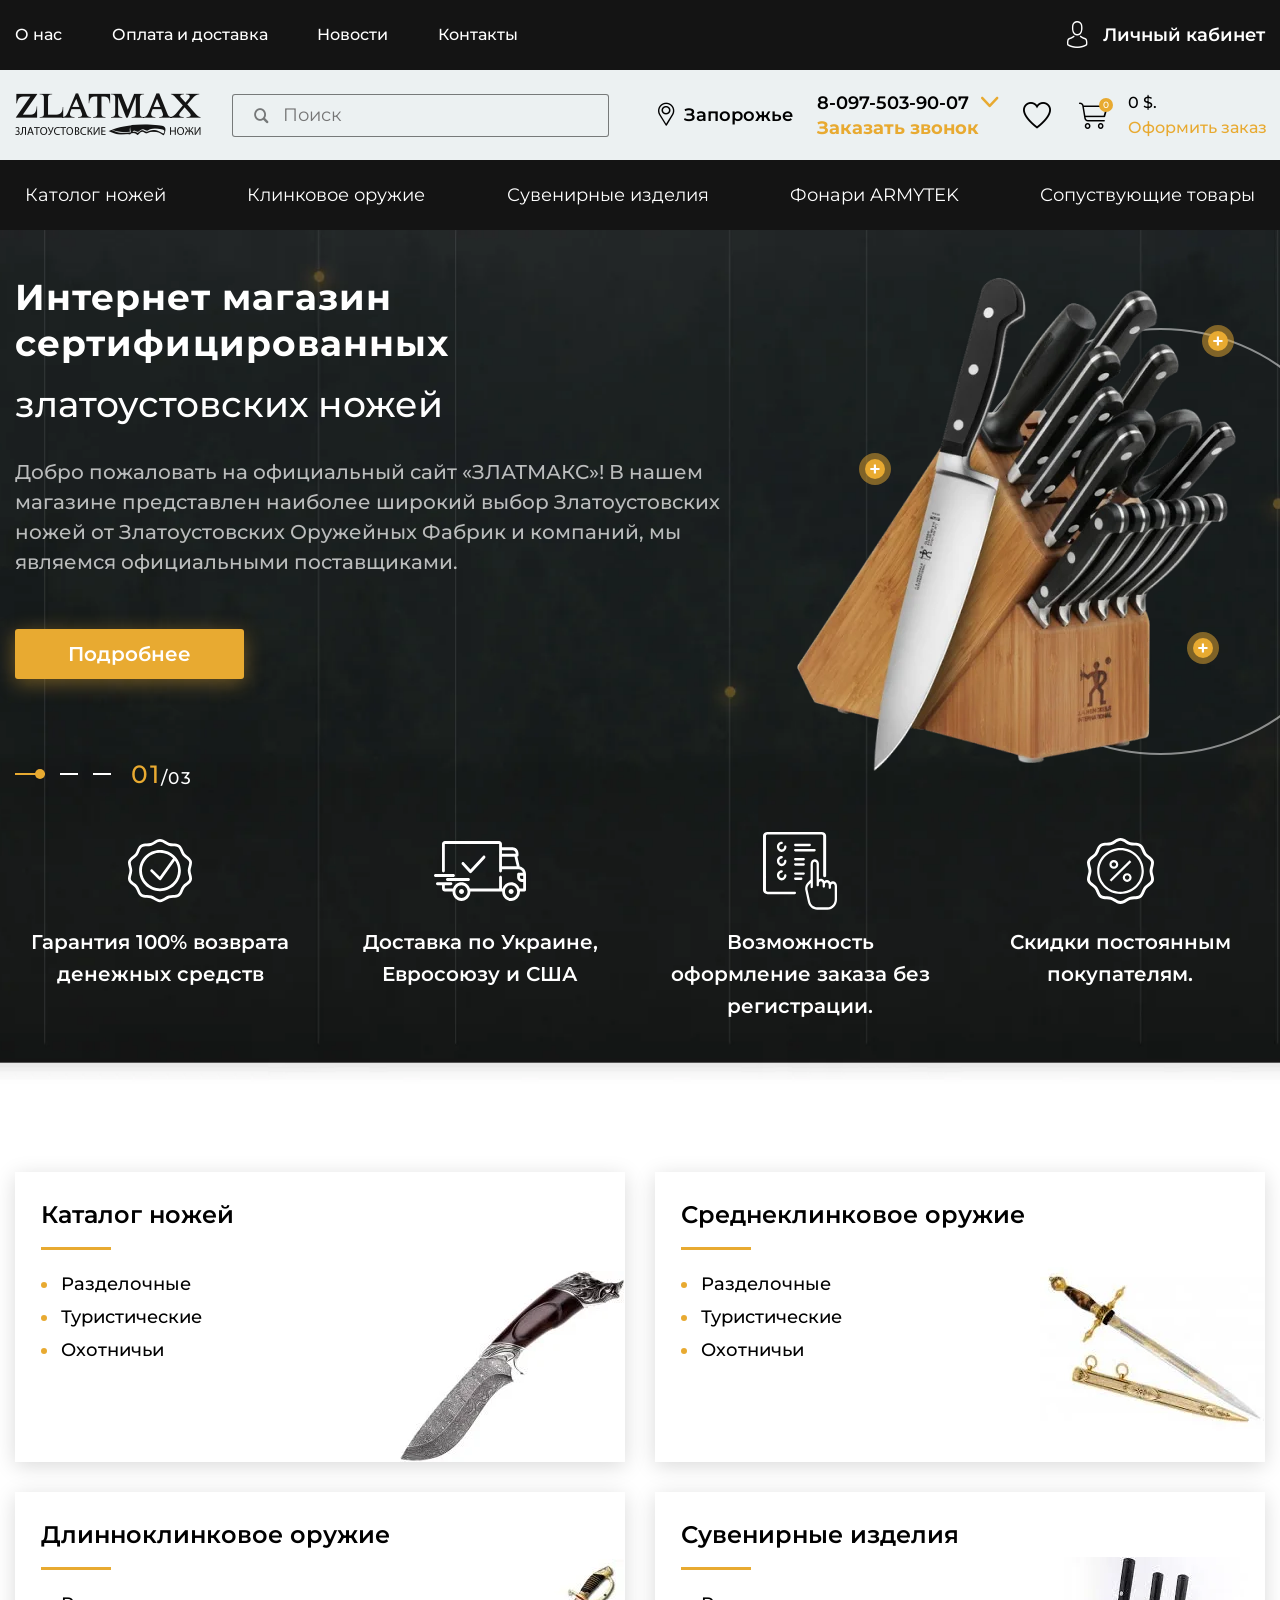
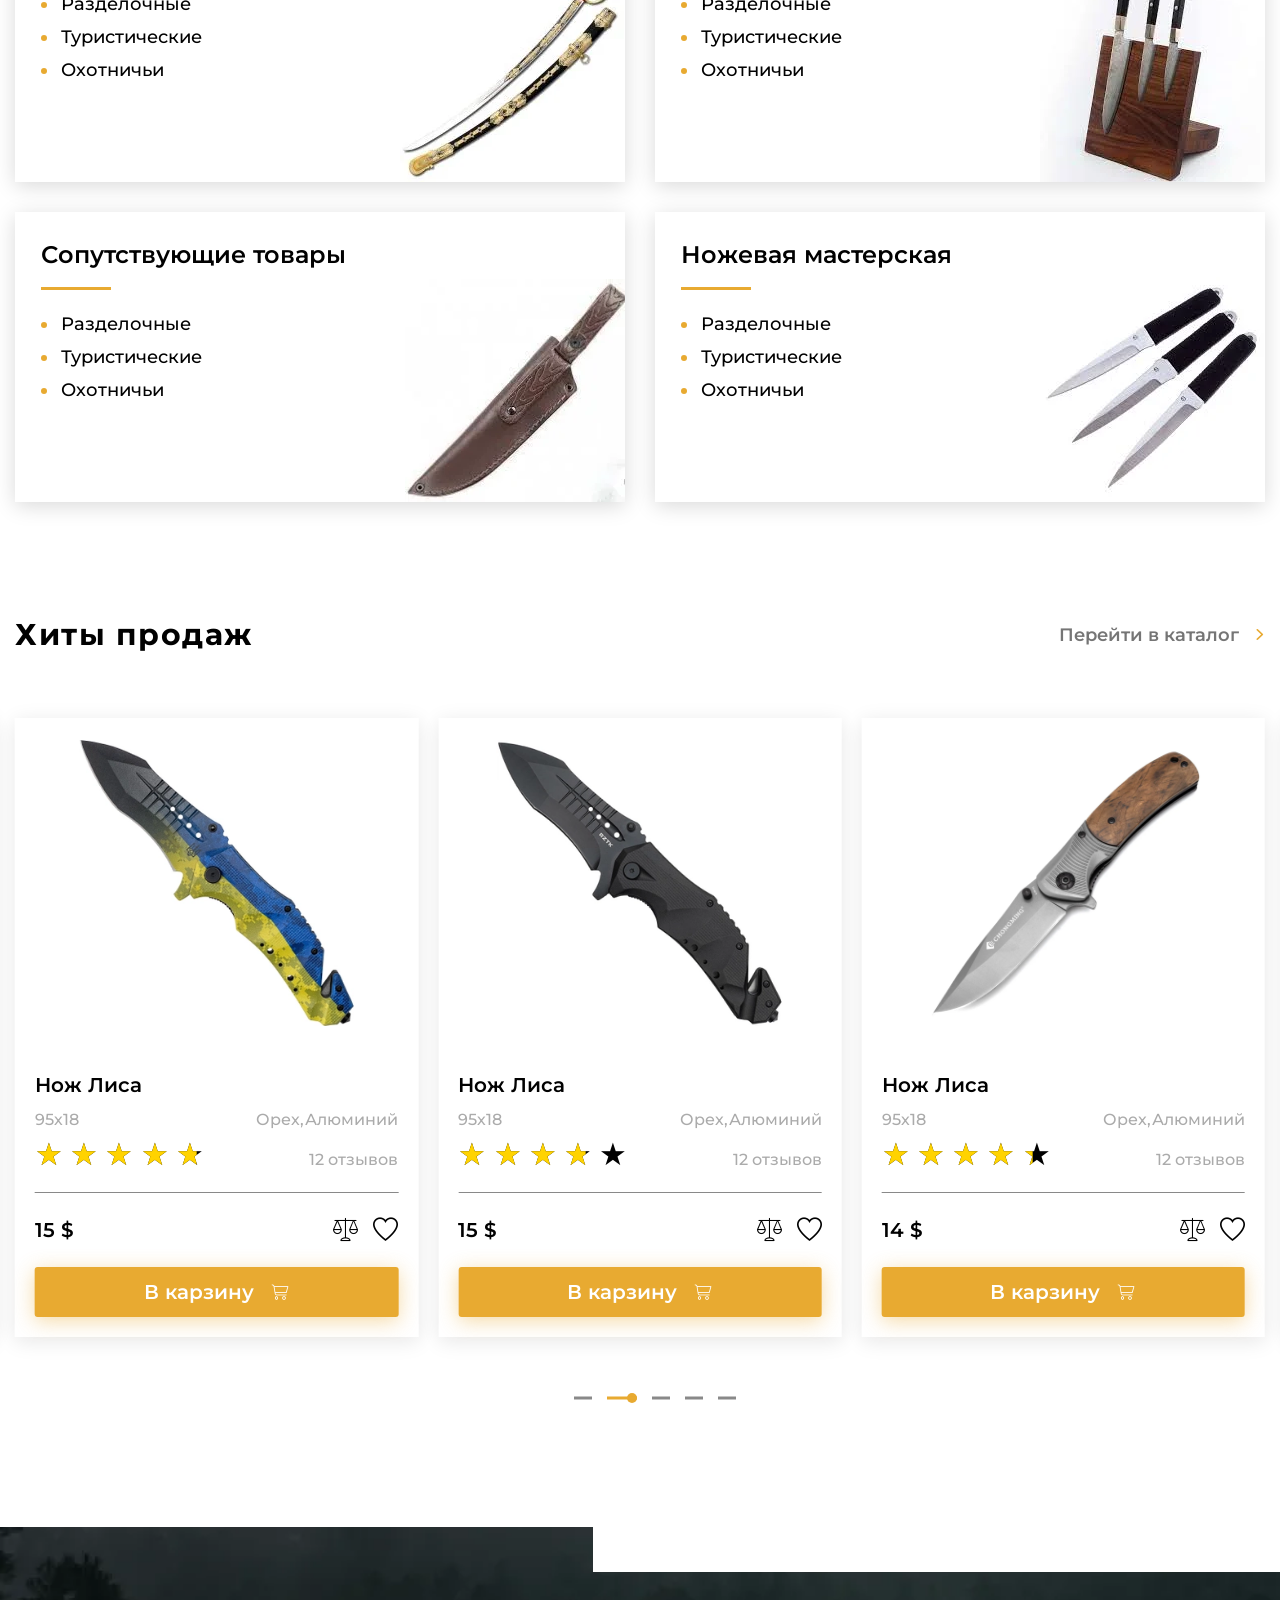
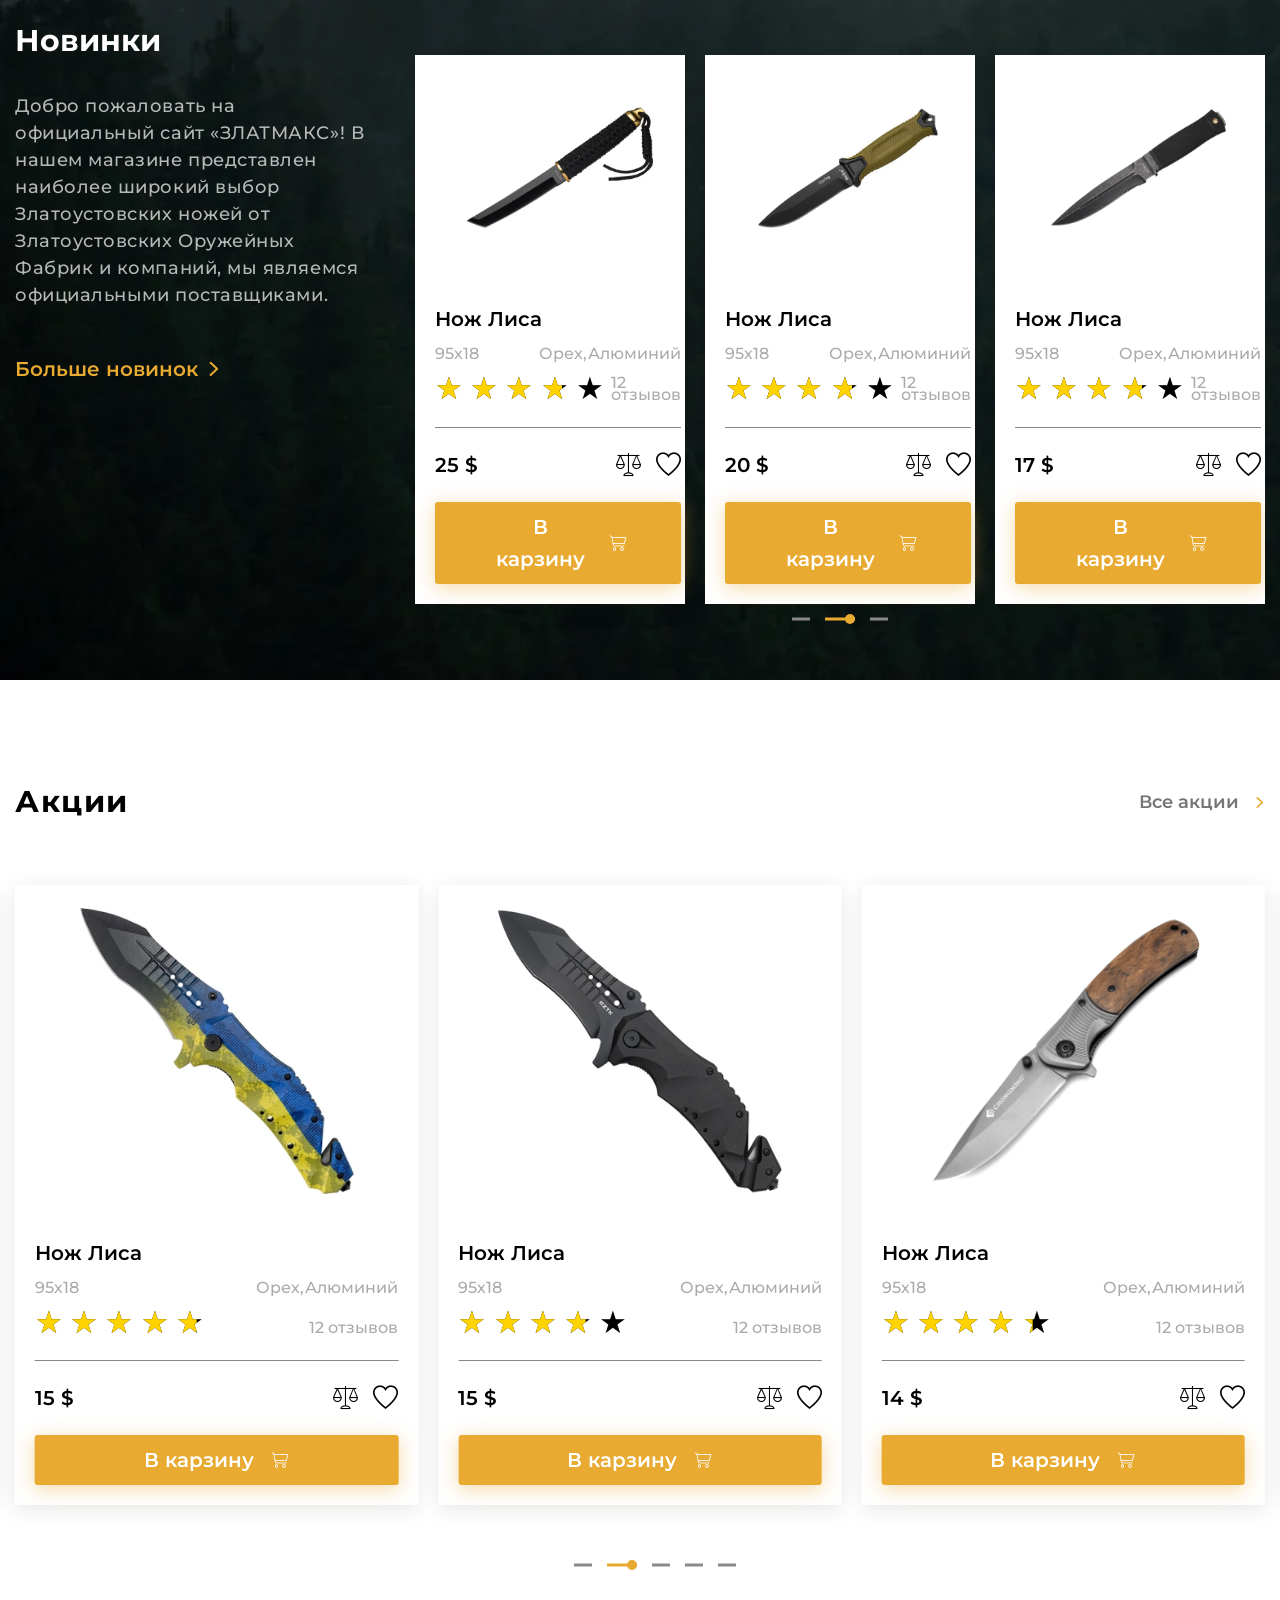
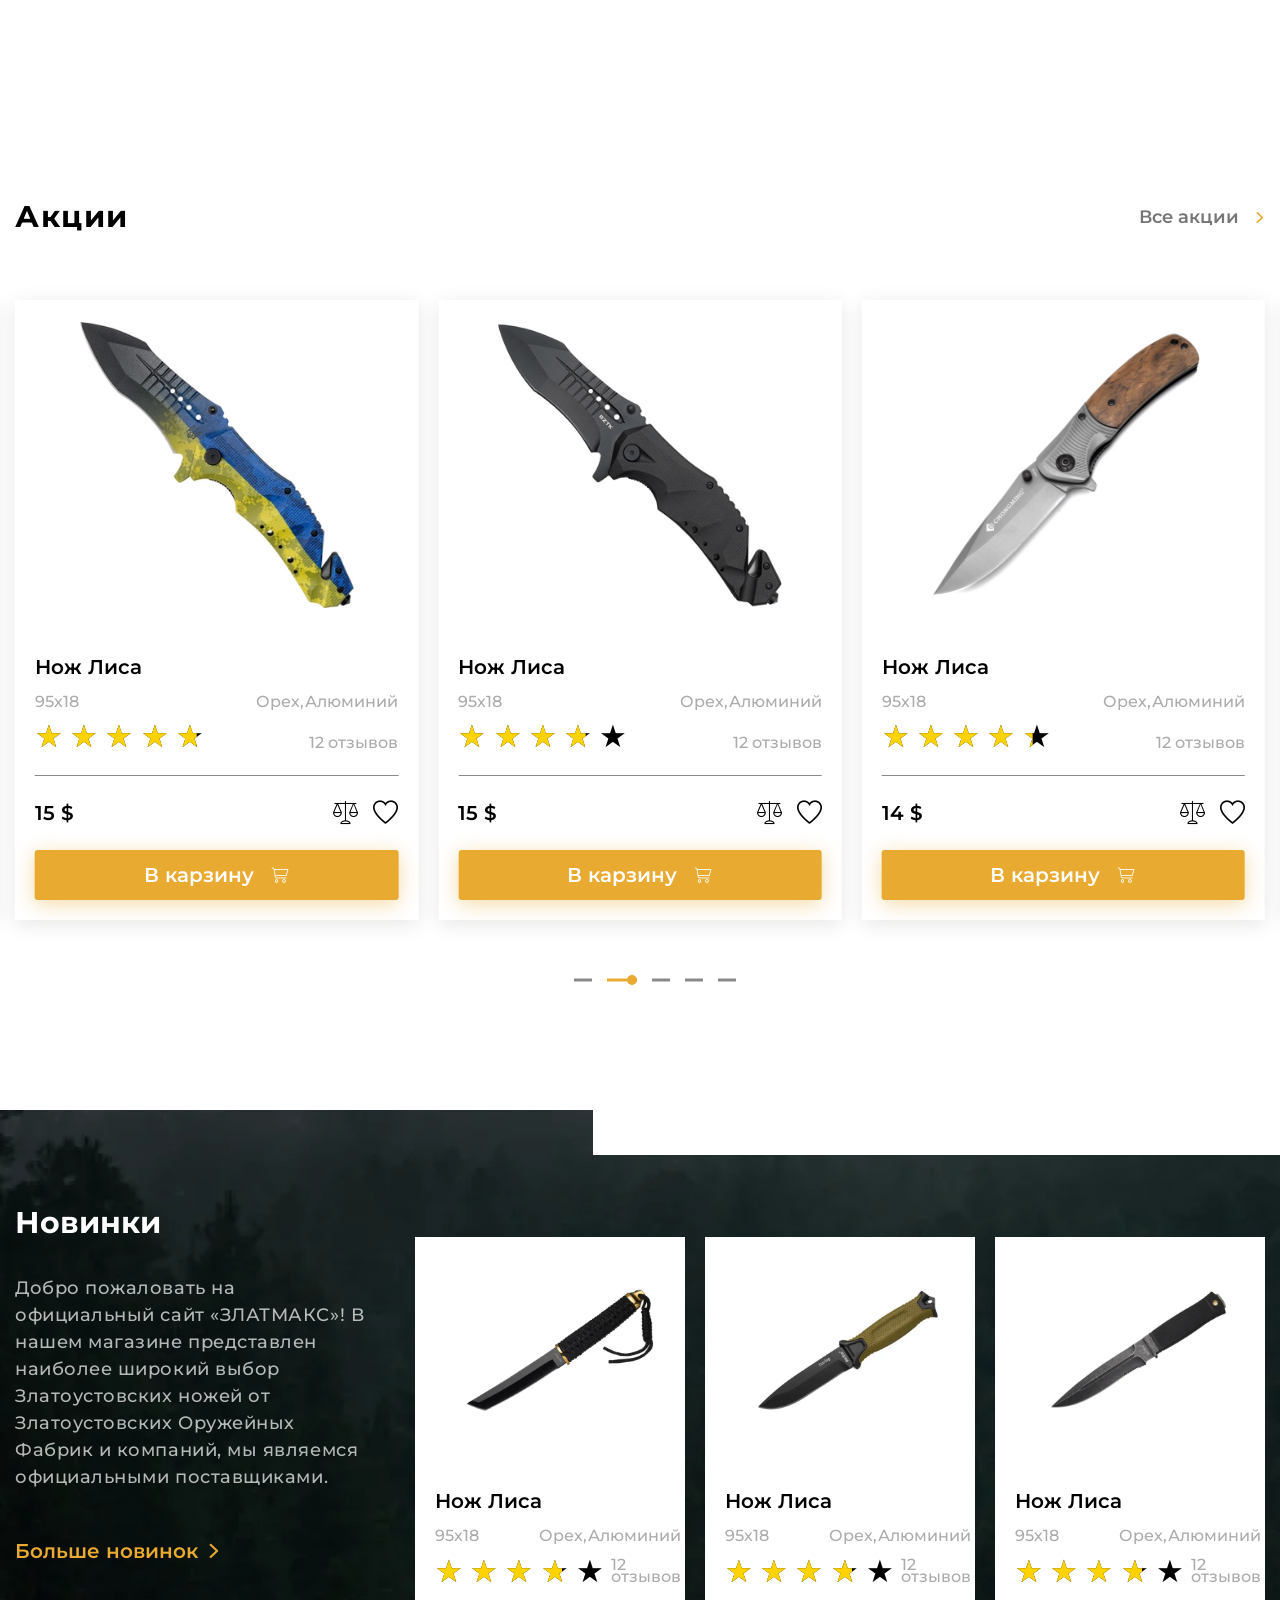
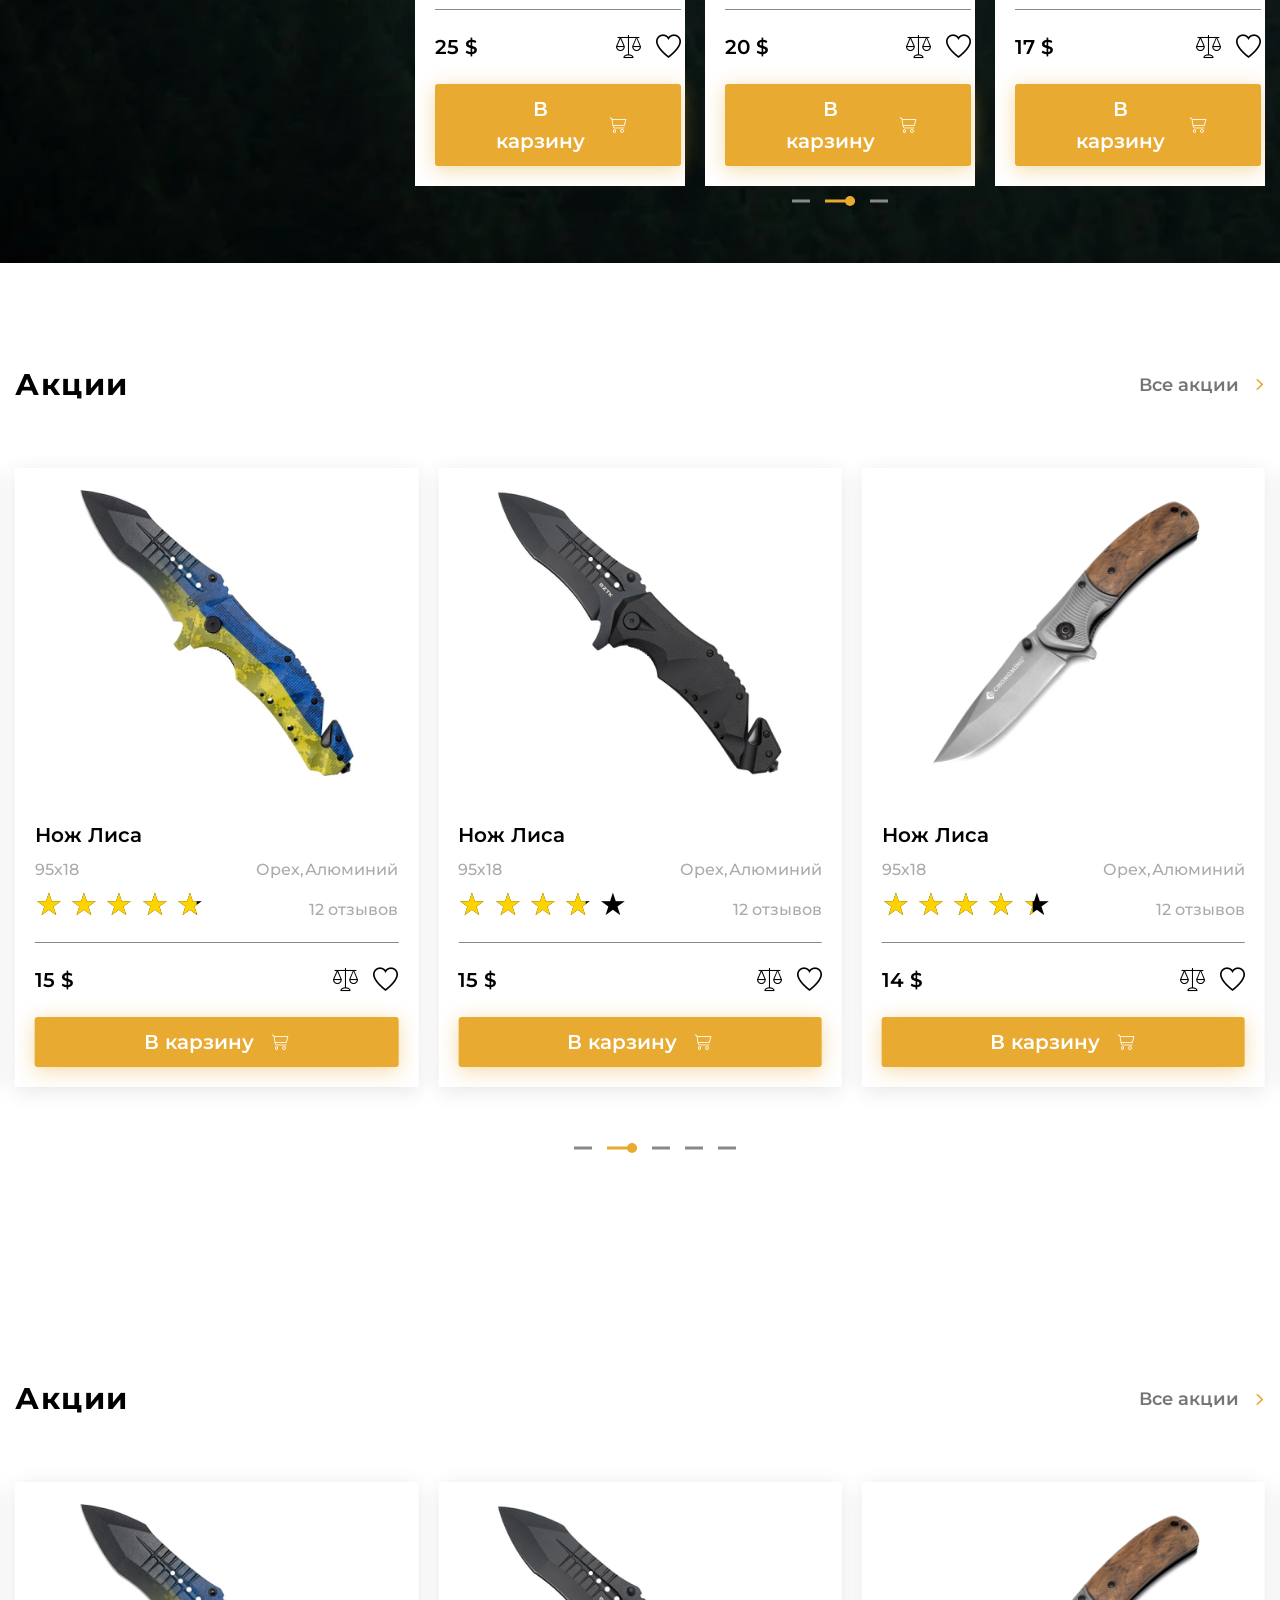
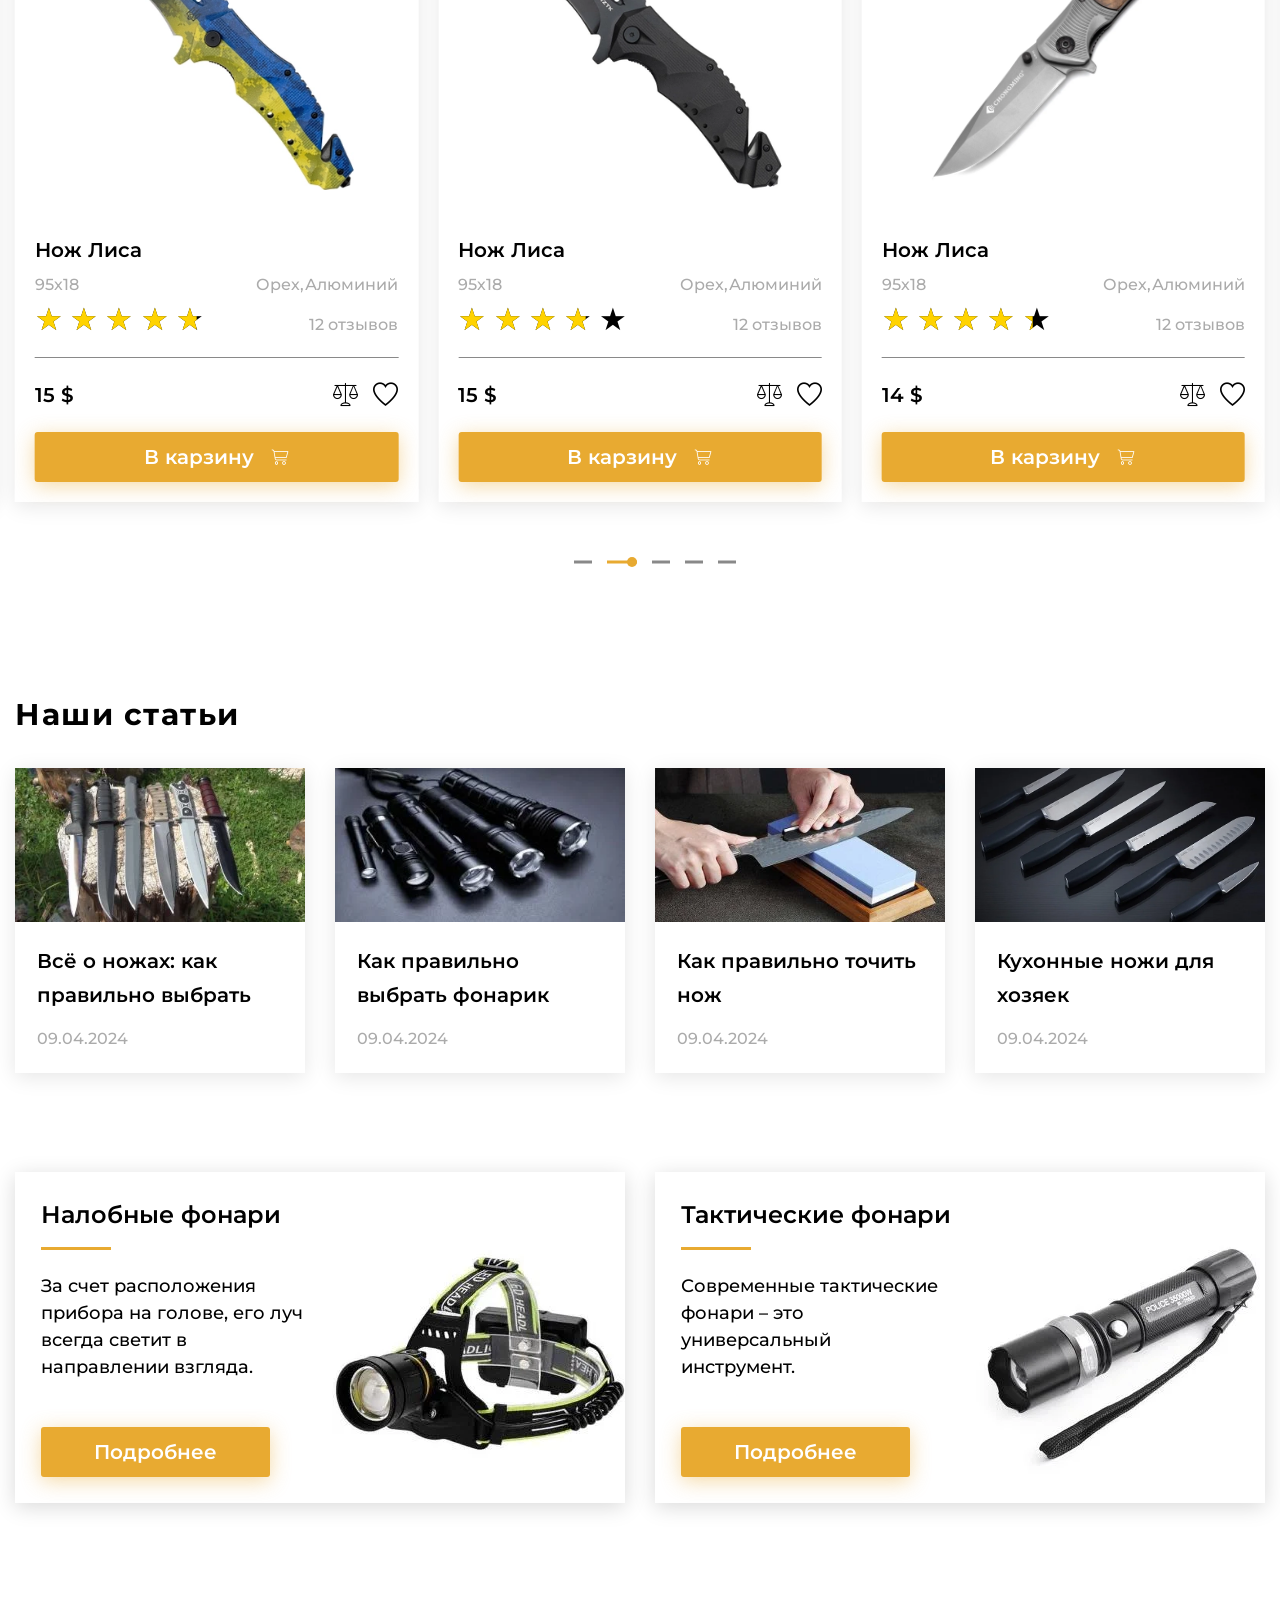
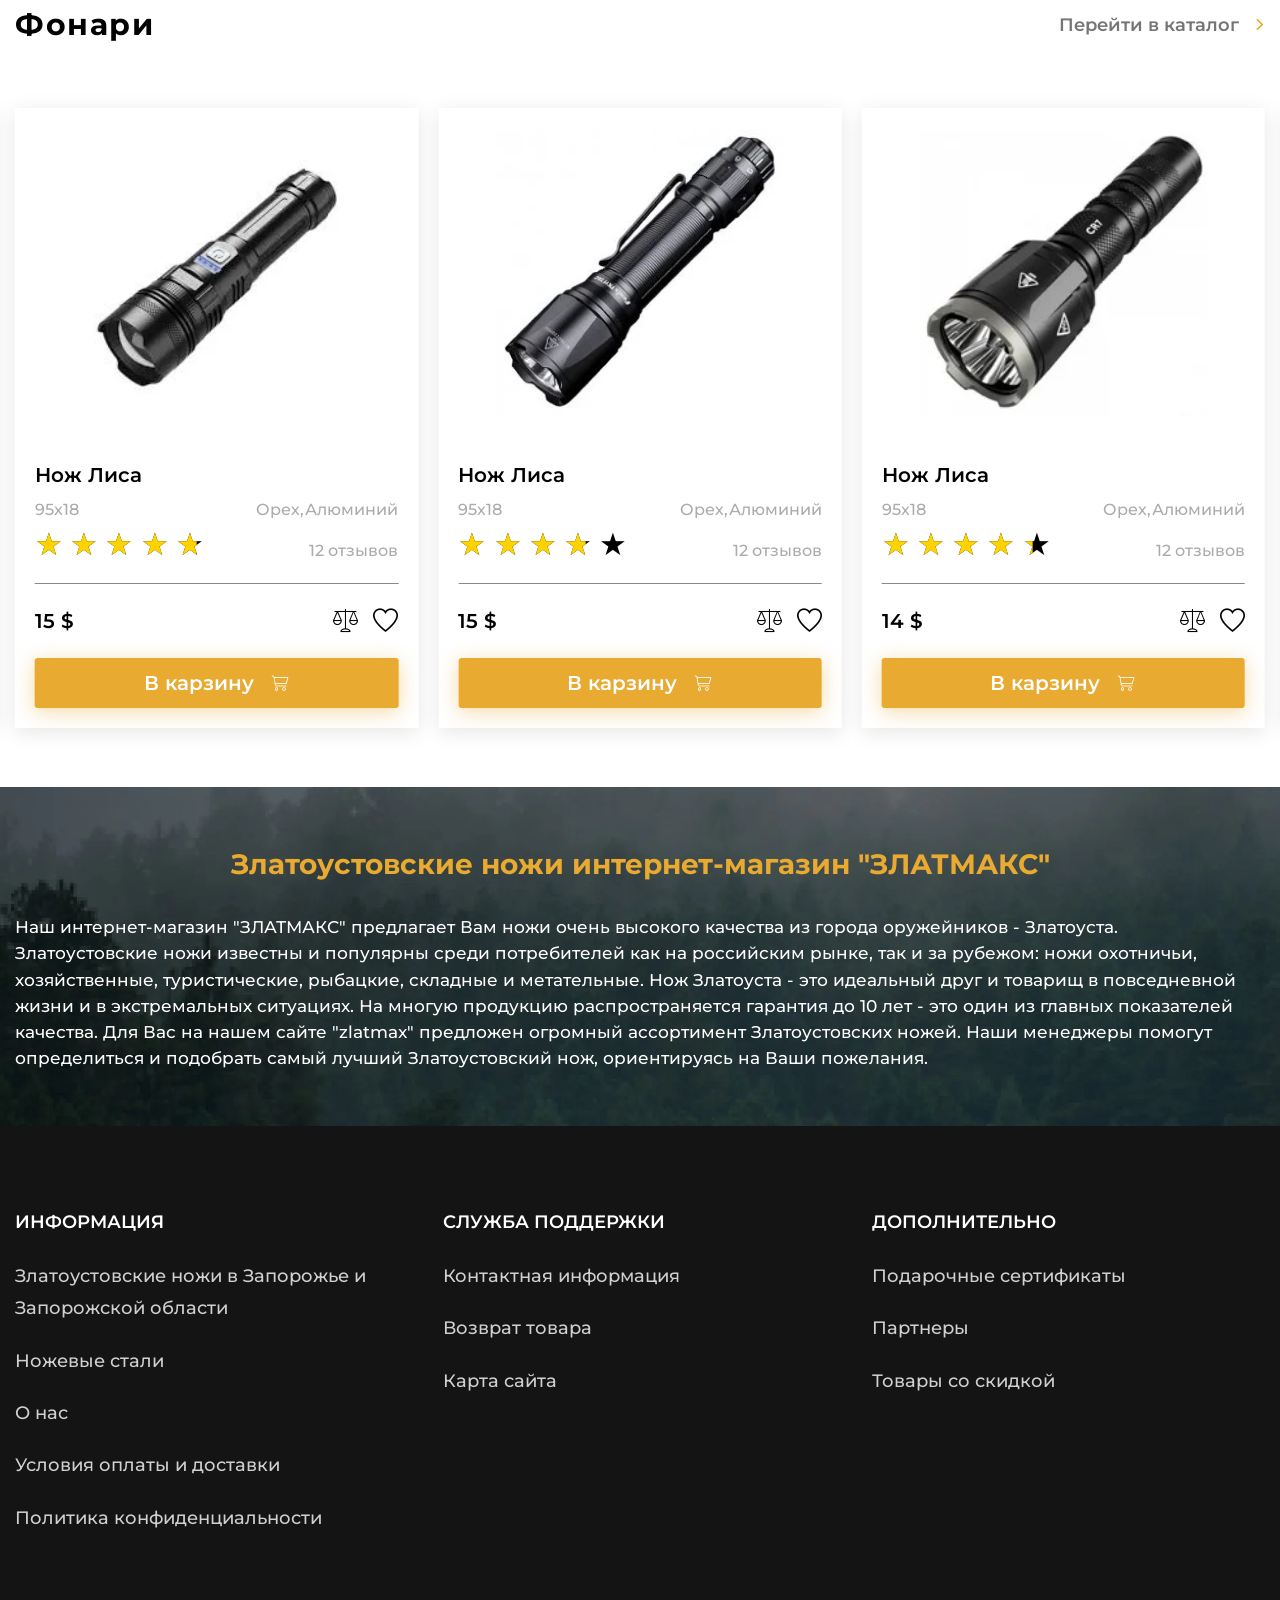
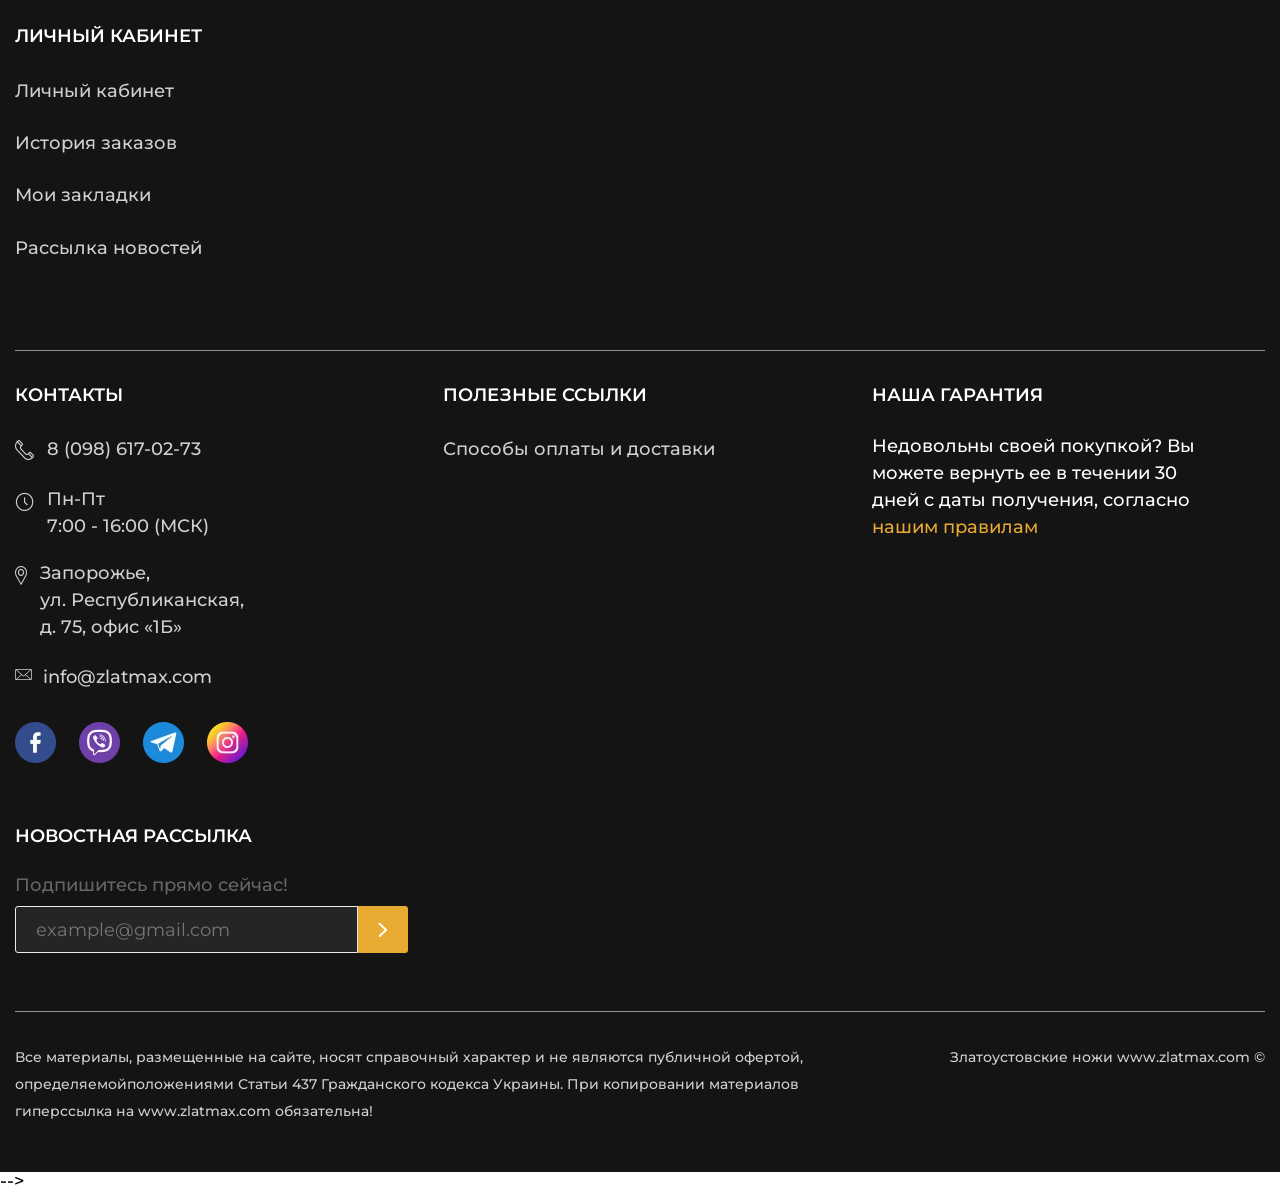
<file: home.html>
<!DOCTYPE html>
<html lang="ru">

<head>
	<title>Главная</title>
	<meta charset="UTF-8">
	<meta name="format-detection" content="telephone=no">
	<link rel="stylesheet" href="css/style.min.css">
	<link rel="shortcut icon" href="favicon.ico">
	<!-- <meta name="robots" content="noindex, nofollow"> -->
	<meta name="viewport" content="width=device-width, initial-scale=1.0">
</head>

<body>
	<div class="wrapper">
		<header class="header">
			<div class="header__top top-header">
				<div class="top-header__container">
					<nav class="top-header__menu menu-top-header">
						<ul data-da=".menu__body,991.98" class="menu-top-header__list">
							<li class="menu-top-header__item menu-top-header__item_catalog"><a href="" class="menu-top-header__link menu-top-header__link_catalog _icon-arrow-right">Каталог товаров</a>
							</li>
							<li class="menu-top-header__item"><a href="" class="menu-top-header__link">О нас</a></li>
							<li class="menu-top-header__item"><a href="" class="menu-top-header__link">Оплата и доставка</a></li>
							<li class="menu-top-header__item"><a href="" class="menu-top-header__link">Новости</a></li>
							<li class="menu-top-header__item"><a href="" class="menu-top-header__link">Контакты</a></li>
						</ul>
					</nav>
					<!-- ? _icon-user нижнее подчеркивание здесь не дает коректно скопировать классы в header.scss и изза этого ломается код и браузер выдает ошибку, а без подчеркивания не откроется иконка  -->
					<!-- ? РЕШЕНИЕ: после копирования классов, в файле header.scss нужно удалить 
				 . {
					// ._icon-user
					&_icon-user {}
			} 
		-->
					<a href="" class="top-header__user _icon-user"><span>Личный кабинет</span></a>
					<nav hidden class="menu">
						<button type="button" class="menu__icon icon-menu"><span></span></button>
						<div class="menu__body">
							<!-- <ul class="menu__list">
						<li class="menu__item"><a href="" class="menu__link menu__link-catalog _icon-arrow-bottom">Каталог
								товаров</a></li>
					</ul> -->
						</div>
					</nav>
				</div>
			</div>
			<div class="header__body body-header">
				<div class="body-header__container">
					<a href="" class="body-header__logo"></a>
					<!-- ? в нужный момент меню Поиск перебрасываю на место меню Каталог -->
					<div data-da=".catalog-header__container, 479.98" class="body-header__search">
						<form action="#" class="search-header">
							<button type="submit" class="search-header__button _icon-search-zoom"></button>
							<input autocomplete="off" type="text" name="form[]" data-error="Ошибка" placeholder="Поиск" class="search-header__input">
						</form>
					</div>
					<div class="body-header__actions actions-header">
						<a class="actions-header__location _icon-location"><span>Запорожье</span></a>
						<!-- ? data-da=".top-header__container,991.98" перебросил нужный раздел на верхний этаж -->
						<div data-da=".top-header__container,991.98,first" class="actions-header__phones phones-header">
							<!-- ? этот блок делал снипеттом spollers и потом доработали -->
							<div data-spollers class="phones-header__items">
								<div class="phones-header__item">
									<a href="tel:80975039007" class="phones-header__phone"><span>8-097-503-90-07</span></a>
									<button type="button" data-spoller class="phones-header__arrow _icon-arrow-bottom"></button>
									<ul class="phones-header__list">
										<li><a href="tel:80975039008" class="phones-header__phone">8-097-503-90-08</a></li>
										<li><a href="tel:80975039009" class="phones-header__phone">8-097-503-90-09</a></li>
										<li><a href="tel:80975039000" class="phones-header__phone">8-097-503-90-00</a></li>
									</ul>
								</div>
							</div>

							<button type="button" data-popup="#callback" class="phones-header__callback">Заказать звонок</button>
						</div>
						<a href="" data-da=".top-header__container,991.98,2" class="actions-header__favorite _icon-favorite"></a>
						<a href="" data-da=".top-header__container,991.98,2" class="actions-header__cart cart-header">
							<div class="cart-header__icon _icon-cart"><span>0</span></div>
							<div class="cart-header__body">
								<div class="cart-header__summ">0 $.</div>
								<div class="cart-header__link">Оформить заказ</div>
							</div>
						</a>
					</div>
				</div>
			</div>
			<div class="header__catalog catalog-header">
				<div class="catalog-header__container">
					<nav class="catalog-header__menu menu-catalog">
						<button type="button" class="menu-catalog__back _icon-back">Назад</button>
						<ul class="menu-catalog__list">
							<!-- ? data-parent у кого будет такой дата атрибут, для тех обьектов мы будем открывать подменю -->
							<li class="menu-catalog__item"><button data-parent="1" class="menu-catalog__link">Католог ножей</button>
							</li>
							<li class="menu-catalog__item"><button data-parent="2" class="menu-catalog__link">Клинковое
									оружие</button></li>
							<li class="menu-catalog__item"><button data-parent="3" class="menu-catalog__link">Сувенирные
									изделия</button></li>
							<li class="menu-catalog__item"><button data-parent="4" class="menu-catalog__link">Фонари ARMYTEK</button>
							</li>
							<li class="menu-catalog__item"><button data-parent="5" class="menu-catalog__link">Сопуствующие
									товары</button></li>
						</ul>
						<div class="menu-catalog__sub-menu sub-menu-catalog">
							<button type="button" class="sub-menu-catalog__back _icon-back">Назад</button>
							<div class="sub-menu-catalog__container">
								<!-- ? hidden это привязка для того чтоб открывались выпадающие меню -->
								<div hidden data-submenu="1" class="sub-menu-catalog__block">
									<div class="sub-menu-catalog__category">
										<a href="" class="sub-menu-catalog__link-category">Категория ножей</a>
									</div>
									<div class="sub-menu-catalog__category">
										<a href="" class="sub-menu-catalog__link-category">Производство ножей</a>
									</div>
									<div class="sub-menu-catalog__category">
										<a href="" class="sub-menu-catalog__link-category">Ножи по маркам стали</a>
									</div>
									<div class="sub-menu-catalog__category">
										<a href="" class="sub-menu-catalog__link-category">Заточка и полировка ножей</a>
									</div>
									<div class="sub-menu-catalog__category">
										<a href="" class="sub-menu-catalog__link-category">Ножевые клинки</a>
									</div>
									<ul class="sub-menu-catalog__list">
										<!-- ?  target тега <a>. Цей атрибут може набувати таких значень:_blank – завантажує сторінку в нове вікно браузера; _self – завантажує сторінку в поточне вікно; _parent – завантажує сторінку у батьківський фрейм; _top – скасовує всі фрейми і завантажує сторінку в повному вікні браузера. -->
										<li class="sub-menu-catalog__item"><a href="catalog.html" target="_blank" class="sub-menu-catalog__link">Разделочные
												ножи</a></li>
										<li class="sub-menu-catalog__item"><a href="" class="sub-menu-catalog__link">Туристические
												ножи</a></li>
										<li class="sub-menu-catalog__item"><a href="" class="sub-menu-catalog__link">Ножи
												охотничьи</a>
										</li>
										<li class="sub-menu-catalog__item"><a href="" class="sub-menu-catalog__link">Булатные
												ножи</a>
										</li>
										<li class="sub-menu-catalog__item"><a href="" class="sub-menu-catalog__link">Ножи из
												дамаска</a>
										</li>
										<li class="sub-menu-catalog__item"><a href="" class="sub-menu-catalog__link">Тактического
												назначения</a></li>
										<li class="sub-menu-catalog__item"><a href="" class="sub-menu-catalog__link">Метательные
												ножи</a></li>
										<li class="sub-menu-catalog__item"><a href="" class="sub-menu-catalog__link">Мачете и
												кукри</a>
										</li>
										<li class="sub-menu-catalog__item"><a href="" class="sub-menu-catalog__link">Ножи
												кухонные</a>
										</li>
									</ul>
									<ul class="sub-menu-catalog__list">
										<li class="sub-menu-catalog__item"><a href="" class="sub-menu-catalog__link">Ножи АИР</a>
										</li>
										<li class="sub-menu-catalog__item"><a href="" class="sub-menu-catalog__link">Ножи ЗИК</a>
										</li>
										<li class="sub-menu-catalog__item"><a href="" class="sub-menu-catalog__link">Ножи
												ЗЗОСС</a>
										</li>
										<li class="sub-menu-catalog__item"><a href="" class="sub-menu-catalog__link">Ножи
												РОСоружие</a></li>
										<li class="sub-menu-catalog__item"><a href="" class="sub-menu-catalog__link">Ножи
												Оружейник</a></li>
										<li class="sub-menu-catalog__item"><a href="" class="sub-menu-catalog__link">Булат Сергея
												Баранова</a></li>
										<li class="sub-menu-catalog__item"><a href="" class="sub-menu-catalog__link">Булат Андрея
												Умерова</a></li>
										<li class="sub-menu-catalog__item"><a href="" class="sub-menu-catalog__link">Ножи
												Златко</a>
										</li>
										<li class="sub-menu-catalog__item"><a href="" class="sub-menu-catalog__link">Ножи
												Стиль-М</a>
										</li>
										<li class="sub-menu-catalog__item"><a href="" class="sub-menu-catalog__link">Оружейная
												компания</a></li>
									</ul>
									<ul class="sub-menu-catalog__list">
										<li class="sub-menu-catalog__item"><a href="" class="sub-menu-catalog__link">Ножи из стали
												40х102С2М</a></li>
										<li class="sub-menu-catalog__item"><a href="" class="sub-menu-catalog__link">Ножи из стали
												95х18</a></li>
										<li class="sub-menu-catalog__item"><a href="" class="sub-menu-catalog__link">Ножи из стали
												100х13м</a></li>
										<li class="sub-menu-catalog__item"><a href="" class="sub-menu-catalog__link">Ножи из стали
												110х18м-ШД</a></li>
										<li class="sub-menu-catalog__item"><a href="" class="sub-menu-catalog__link">Ножи из стали
												ЭИ-107 ТЦ</a></li>
										<li class="sub-menu-catalog__item"><a href="" class="sub-menu-catalog__link">Ножи из стали
												50х14МФ</a></li>
										<li class="sub-menu-catalog__item"><a href="" class="sub-menu-catalog__link">Ножи из стали
												AUS-8</a></li>
										<li class="sub-menu-catalog__item"><a href="" class="sub-menu-catalog__link">Ножи из стали
												К340</a></li>
										<li class="sub-menu-catalog__item"><a href="" class="sub-menu-catalog__link">Ножи из стали
												M390</a></li>
										<li class="sub-menu-catalog__item"><a href="" class="sub-menu-catalog__link">Ножи из стали
												ЭП-766</a></li>
									</ul>
									<ul class="sub-menu-catalog__list">
										<li class="sub-menu-catalog__item"><a href="" class="sub-menu-catalog__link">Паста ГОИ</a>
										</li>
										<li class="sub-menu-catalog__item"><a href="" class="sub-menu-catalog__link">Алмазная
												паста</a></li>
										<li class="sub-menu-catalog__item"><a href="" class="sub-menu-catalog__link">Бруски и
												камни
												для заточки</a></li>
										<li class="sub-menu-catalog__item"><a href="" class="sub-menu-catalog__link">Заточные
												системы</a></li>
									</ul>
									<ul class="sub-menu-catalog__list">
										<li class="sub-menu-catalog__item"><a href="" class="sub-menu-catalog__link">Ножевые
												клинки</a></li>
										<li class="sub-menu-catalog__item"><a href="" class="sub-menu-catalog__link">Заготовки для
												ножей</a></li>
										<li class="sub-menu-catalog__item"><a href="" class="sub-menu-catalog__link">Литье для
												ножей</a></li>
										<li class="sub-menu-catalog__item"><a href="" class="sub-menu-catalog__link">Материалы для
												рукоятей</a></li>
										<li class="sub-menu-catalog__item"><a href="" class="sub-menu-catalog__link">Уход за
												рукоятиями ножей</a></li>
									</ul>
									<div class="sub-menu-catalog__footer">
										<a href="" class="sub-menu-catalog__all">Смотреть всё</a>
									</div>
									<div class="sub-menu-catalog__footer">
										<a href="" class="sub-menu-catalog__all">Смотреть всё</a>
									</div>
									<div class="sub-menu-catalog__footer">
										<a href="" class="sub-menu-catalog__all">Смотреть всё</a>
									</div>
									<div class="sub-menu-catalog__footer">
										<a href="" class="sub-menu-catalog__all">Смотреть всё</a>
									</div>
									<div class="sub-menu-catalog__footer">
										<a href="" class="sub-menu-catalog__all">Смотреть всё</a>
									</div>
								</div>
								<!-- ? hidden это привязка для того чтоб открывались выпадающие меню -->
								<div hidden data-submenu="2" class="sub-menu-catalog__block">
									<div class="sub-menu-catalog__category">
										<a href="" class="sub-menu-catalog__link-category">Категория ножей</a>
									</div>
									<div class="sub-menu-catalog__category">
										<a href="" class="sub-menu-catalog__link-category">Производство ножей</a>
									</div>
									<div class="sub-menu-catalog__category">
										<a href="" class="sub-menu-catalog__link-category">Заточка и полировка ножей</a>
									</div>
									<ul class="sub-menu-catalog__list">
										<li class="sub-menu-catalog__item"><a href="" class="sub-menu-catalog__link">Разделочные
												ножи</a></li>
										<li class="sub-menu-catalog__item"><a href="" class="sub-menu-catalog__link">Туристические
												ножи</a></li>
										<li class="sub-menu-catalog__item"><a href="" class="sub-menu-catalog__link">Ножи
												охотничьи</a>
										</li>
										<li class="sub-menu-catalog__item"><a href="" class="sub-menu-catalog__link">Булатные
												ножи</a>
										</li>
										<li class="sub-menu-catalog__item"><a href="" class="sub-menu-catalog__link">Ножи из
												дамаска</a>
										</li>
										<li class="sub-menu-catalog__item"><a href="" class="sub-menu-catalog__link">Тактического
												назначения</a></li>
										<li class="sub-menu-catalog__item"><a href="" class="sub-menu-catalog__link">Метательные
												ножи</a></li>
										<li class="sub-menu-catalog__item"><a href="" class="sub-menu-catalog__link">Мачете и
												кукри</a>
										</li>
										<li class="sub-menu-catalog__item"><a href="" class="sub-menu-catalog__link">Ножи
												кухонные</a>
										</li>
									</ul>
									<ul class="sub-menu-catalog__list">
										<li class="sub-menu-catalog__item"><a href="" class="sub-menu-catalog__link">Ножи АИР</a>
										</li>
										<li class="sub-menu-catalog__item"><a href="" class="sub-menu-catalog__link">Ножи ЗИК</a>
										</li>
										<li class="sub-menu-catalog__item"><a href="" class="sub-menu-catalog__link">Ножи ЗЗОСС</a>
										</li>
										<li class="sub-menu-catalog__item"><a href="" class="sub-menu-catalog__link">Ножи
												РОСоружие</a></li>
										<li class="sub-menu-catalog__item"><a href="" class="sub-menu-catalog__link">Ножи
												Оружейник</a></li>
										<li class="sub-menu-catalog__item"><a href="" class="sub-menu-catalog__link">Булат Сергея
												Баранова</a></li>
										<li class="sub-menu-catalog__item"><a href="" class="sub-menu-catalog__link">Булат Андрея
												Умерова</a></li>
										<li class="sub-menu-catalog__item"><a href="" class="sub-menu-catalog__link">Ножи Златко</a>
										</li>
										<li class="sub-menu-catalog__item"><a href="" class="sub-menu-catalog__link">Ножи Стиль-М</a>
										</li>
										<li class="sub-menu-catalog__item"><a href="" class="sub-menu-catalog__link">Оружейная
												компания</a></li>
									</ul>
									<ul class="sub-menu-catalog__list">
										<li class="sub-menu-catalog__item"><a href="" class="sub-menu-catalog__link">Паста ГОИ</a>
										</li>
										<li class="sub-menu-catalog__item"><a href="" class="sub-menu-catalog__link">Алмазная
												паста</a></li>
										<li class="sub-menu-catalog__item"><a href="" class="sub-menu-catalog__link">Бруски и
												камни
												для заточки</a></li>
										<li class="sub-menu-catalog__item"><a href="" class="sub-menu-catalog__link">Заточные
												системы</a></li>
									</ul>
									<div class="sub-menu-catalog__footer">
										<a href="" class="sub-menu-catalog__all">Смотреть всё</a>
									</div>
									<div class="sub-menu-catalog__footer">
										<a href="" class="sub-menu-catalog__all">Смотреть всё</a>
									</div>
									<div class="sub-menu-catalog__footer">
										<a href="" class="sub-menu-catalog__all">Смотреть всё</a>
									</div>
								</div>
							</div>
						</div>
					</nav>
				</div>

			</div>
		</header>
		<!--  -->
		<main class="page page_home">
			<!-- ! Блок-1 Заглавный============================================================= -->
			<section class="page__main-block main-block">
				<div class="main-block__container">
					<div class="main-block__body">
						<div class="main-block__slider">
							<div class="main-block__swiper">
								<div class="main-block__slide slide-main-block">
									<div class="slide-main-block__content">
										<h2 data-swiper-parallax="-100" class="slide-main-block__title">
											Интернет магазин
											сертифицированных</h2>
										<div data-swiper-parallax="-165" class="slide-main-block__sub-title">златоустовских ножей
										</div>
										<div data-swiper-parallax="-230" class="slide-main-block__text">
											Добро пожаловать на официальный сайт «ЗЛАТМАКС»! В
											нашем магазине
											представлен наиболее широкий выбор Златоустовских ножей от Златоустовских
											Оружейных Фабрик и компаний, мы являемся официальными поставщиками.
										</div>
									</div>
									<a href="" data-swiper-parallax="-300" class="slide-main-block__button button">Подробнее</a>
								</div>
								<div class="main-block__slide slide-main-block">
									<div class="slide-main-block__content">
										<h2 data-swiper-parallax="-100" class="slide-main-block__title">Mагазин со
											стальным характером </h2>
										<div data-swiper-parallax="-165" class="slide-main-block__sub-title">качество без
											компромиссов
										</div>
										<div data-swiper-parallax="-230" class="slide-main-block__text">
											Ознакомление с ассортиментом интернет-магазина ножей доставит настоящее удовольствие
											мужчинам, знающим толк в практичных и качественных инструментах, а также новичкам,
											которые только открывают для себя удивительный мир высоко функциональной ножевой
											продукции.
										</div>
									</div>
									<a href="" data-swiper-parallax="-300" class="slide-main-block__button button">Подробнее</a>
								</div>
								<div class="main-block__slide slide-main-block">
									<div class="slide-main-block__content">
										<h2 data-swiper-parallax="-100" class="slide-main-block__title">Производство и разработка
											ножей
										</h2>
										<div data-swiper-parallax="-165" class="slide-main-block__sub-title"> (складных,
											охотничьих, сувенирных и др.)
										</div>
										<div data-swiper-parallax="-230" class="slide-main-block__text">
											Наша компания представлена на рынке Украины более 20 лет и отличается широким
											ассортиментом товаров собственного производства. Наши товары будут интересны для людей,
											чьи увлечения – это охота, рыбалка, путешествия, активный отдых.
										</div>
									</div>
									<a href="" data-swiper-parallax="-300" class="slide-main-block__button button">Подробнее</a>
								</div>
							</div>
							<div class="main-block__controll control-main-block">
								<div class="control-main-block__dotts"></div>
								<div class="control-main-block__fraction fraction-controll">
									<span class="fraction-controll__current">01</span> /
									<span class="fraction-controll__all">0</span>
								</div>
							</div>
						</div>
						<div class="main-block__media media-main-block">
							<div class="media-main-block__body">
								<div class="media-main-block__image">
									<picture><source srcset="img/mainpage/main-block/image.webp" type="image/webp"><img src="img/mainpage/main-block/image.png?_v=1725391749633" alt="Картинка"></picture>
								</div>
								<div class="media-main-block__tips">
									<button type="button" data-tippy-content="Здесь будет Подсказка" class="media-main-block__tip media-main-block__tip_1">
										<span>+</span>
									</button>
									<button type="button" data-tippy-content="И Здесь будет Подсказка" class="media-main-block__tip media-main-block__tip_2">
										<span>+</span>
									</button>
									<button type="button" data-tippy-content="Тут тоже будет Ваша Подсказка" class="media-main-block__tip media-main-block__tip_3">
										<span>+</span>
									</button>
								</div>
							</div>
						</div>
					</div>
					<div class="main-block__advantages advantages-main">
						<div class="advantages-main__item">
							<div class="advantages-main__icon">
								<img src="img/mainpage/main-block/icons/01.svg" alt="Иконка">
							</div>
							<div class="advantages-main__text">
								Гарантия 100% возврата
								денежных средств
							</div>
						</div>
						<div class="advantages-main__item">
							<div class="advantages-main__icon">
								<img src="img/mainpage/main-block/icons/02.svg" alt="Иконка">
							</div>
							<div class="advantages-main__text">
								Доставка по Украине,
								Евросоюзу и США
							</div>
						</div>
						<div class="advantages-main__item">
							<div class="advantages-main__icon">
								<img src="img/mainpage/main-block/icons/03.svg" alt="Иконка">
							</div>
							<div class="advantages-main__text">
								Возможность оформление
								заказа без регистрации.
							</div>
						</div>
						<div class="advantages-main__item">
							<div class="advantages-main__icon">
								<img src="img/mainpage/main-block/icons/04.svg" alt="Иконка">
							</div>
							<div class="advantages-main__text">
								Скидки постоянным
								покупателям.
							</div>
						</div>
					</div>
				</div>
			</section>
			<!-- ! Блок-2 С карточками======================================================== -->
			<section class="page__catalog-cards catalog-cards">
				<div class="catalog-cards__container">
					<div class="catalog-cards__item item-catalog-cards">
						<div class="item-catalog-cards__body">
							<h3 class="item-catalog-cards__title">
								<a href="catalog.html" class="item-catalog-cards__link-title">Каталог ножей</a>
							</h3>
							<ul class="item-catalog-cards__list">
								<li class="item-catalog-cards__item"><a href="catalog.html" class="item-catalog-cards__link">Разделочные</a>
								</li>
								<li class="item-catalog-cards__item"><a href="catalog.html" class="item-catalog-cards__link">Туристические</a></li>
								<li class="item-catalog-cards__item"><a href="catalog.html" class="item-catalog-cards__link">Охотничьи</a>
								</li>
							</ul>
						</div>
						<div class="item-catalog-cards__image">
							<picture><source srcset="img/mainpage/catalog-cards/1001.webp" type="image/webp"><img src="img/mainpage/catalog-cards/1001.jpg?_v=1725391749633" alt="Картинка"></picture>
						</div>
					</div>
					<div class="catalog-cards__item item-catalog-cards">
						<div class="item-catalog-cards__body">
							<h3 class="item-catalog-cards__title">
								<a href="catalog.html" class="item-catalog-cards__link-title">Среднеклинковое оружие</a>
							</h3>
							<ul class="item-catalog-cards__list">
								<li class="item-catalog-cards__item"><a href="catalog.html" class="item-catalog-cards__link">Разделочные</a>
								</li>
								<li class="item-catalog-cards__item"><a href="catalog.html" class="item-catalog-cards__link">Туристические</a></li>
								<li class="item-catalog-cards__item"><a href="catalog.html" class="item-catalog-cards__link">Охотничьи</a>
								</li>
							</ul>
						</div>
						<div class="item-catalog-cards__image">
							<picture><source srcset="img/mainpage/catalog-cards/02.webp" type="image/webp"><img src="img/mainpage/catalog-cards/02.jpg?_v=1725391749633" alt="Картинка"></picture>
						</div>
					</div>
					<div class="catalog-cards__item item-catalog-cards">
						<div class="item-catalog-cards__body">
							<h3 class="item-catalog-cards__title">
								<a href="catalog.html" class="item-catalog-cards__link-title">Длинноклинковое оружие</a>
							</h3>
							<ul class="item-catalog-cards__list">
								<li class="item-catalog-cards__item"><a href="catalog.html" class="item-catalog-cards__link">Разделочные</a>
								</li>
								<li class="item-catalog-cards__item"><a href="catalog.html" class="item-catalog-cards__link">Туристические</a></li>
								<li class="item-catalog-cards__item"><a href="catalog.html" class="item-catalog-cards__link">Охотничьи</a>
								</li>
							</ul>
						</div>
						<div class="item-catalog-cards__image">
							<picture><source srcset="img/mainpage/catalog-cards/03.webp" type="image/webp"><img src="img/mainpage/catalog-cards/03.jpg?_v=1725391749633" alt="Картинка"></picture>
						</div>
					</div>
					<div class="catalog-cards__item item-catalog-cards">
						<div class="item-catalog-cards__body">
							<h3 class="item-catalog-cards__title">
								<a href="catalog.html" class="item-catalog-cards__link-title">Сувенирные изделия</a>
							</h3>
							<ul class="item-catalog-cards__list">
								<li class="item-catalog-cards__item"><a href="catalog.html" class="item-catalog-cards__link">Разделочные</a>
								</li>
								<li class="item-catalog-cards__item"><a href="catalog.html" class="item-catalog-cards__link">Туристические</a></li>
								<li class="item-catalog-cards__item"><a href="catalog.html" class="item-catalog-cards__link">Охотничьи</a>
								</li>
							</ul>
						</div>
						<div class="item-catalog-cards__image">
							<picture><source srcset="img/mainpage/catalog-cards/04.webp" type="image/webp"><img src="img/mainpage/catalog-cards/04.jpg?_v=1725391749633" alt="Картинка"></picture>
						</div>
					</div>
					<div class="catalog-cards__item item-catalog-cards">
						<div class="item-catalog-cards__body">
							<h3 class="item-catalog-cards__title">
								<a href="catalog.html" class="item-catalog-cards__link-title">Сопутствующие товары</a>
							</h3>
							<ul class="item-catalog-cards__list">
								<li class="item-catalog-cards__item"><a href="catalog.html" class="item-catalog-cards__link">Разделочные</a>
								</li>
								<li class="item-catalog-cards__item"><a href="catalog.html" class="item-catalog-cards__link">Туристические</a></li>
								<li class="item-catalog-cards__item"><a href="catalog.html" class="item-catalog-cards__link">Охотничьи</a>
								</li>
							</ul>
						</div>
						<div class="item-catalog-cards__image">
							<picture><source srcset="img/mainpage/catalog-cards/05.webp" type="image/webp"><img src="img/mainpage/catalog-cards/05.jpg?_v=1725391749633" alt="Картинка"></picture>
						</div>
					</div>
					<div class="catalog-cards__item item-catalog-cards">
						<div class="item-catalog-cards__body">
							<h3 class="item-catalog-cards__title">
								<a href="catalog.html" class="item-catalog-cards__link-title">Ножевая мастерская</a>
							</h3>
							<ul class="item-catalog-cards__list">
								<li class="item-catalog-cards__item"><a href="catalog.html" class="item-catalog-cards__link">Разделочные</a>
								</li>
								<li class="item-catalog-cards__item"><a href="catalog.html" class="item-catalog-cards__link">Туристические</a></li>
								<li class="item-catalog-cards__item"><a href="catalog.html" class="item-catalog-cards__link">Охотничьи</a>
								</li>
							</ul>
						</div>
						<div class="item-catalog-cards__image">
							<picture><source srcset="img/mainpage/catalog-cards/06.webp" type="image/webp"><img src="img/mainpage/catalog-cards/06.jpg?_v=1725391749633" alt="Картинка"></picture>
						</div>
					</div>
				</div>
			</section>
			<!-- ! Блок-3 ХИТЫ ПРОДАЖ======================================================== -->
			<section class="page__hits-products hits-products">
				<section class="products-slider">
					<div class="products-slider__container">
						<div class="products-slider__header">
							<h2 class="products-slider__title">Хиты продаж</h2>
							<a href="" class="products-slider__more">Перейти в каталог</a>
						</div>
						<div class="products-slider__slider">
							<div class="products-slider__swiper">
								<div class="products-slider__slide">
									<!-- !Карточька товара -->
									<article class="products-card">
										<a href="product.html" class="products-card__image">
											<span class="products-card__item-image-ibg products-card__item-image-ibg_contain">
												<picture><source srcset="img/product-card/01.webp" type="image/webp"><img src="img/product-card/01.jpg?_v=1725391749633" alt="Картинка"></picture>
											</span>
										</a>
										<div class="products-card__body">
											<h4 class="products-card__title">
												<a href="" class="products-card__link-title">Нож Лиса</a>
											</h4>
											<div class="products-card__info info-products-card">
												<div class="info-products-card__size">95х18</div>
												<div class="info-products-card__materials">Орех,Алюминий</div>
											</div>
											<div class="products-card__rating rating rating_set">
												<div class="rating__body">
													<div class="rating__active"></div>
													<div class="rating__items">
														<input type="radio" class="rating__item" value="1" name="rating">
														<input type="radio" class="rating__item" value="2" name="rating">
														<input type="radio" class="rating__item" value="3" name="rating">
														<input type="radio" class="rating__item" value="4" name="rating">
														<input type="radio" class="rating__item" value="5" name="rating">
													</div>
												</div>
												<div class="rating__value">3.6</div>
												<div class="rating__info">12 отзывов</div>
											</div>
											<div class="products-card__footer">
												<div class="products-card__price">100 $</div>
												<a href="" class="products-card__compare _icon-compare"></a>
												<a href="" class="products-card__favorite _icon-favorite"></a>
											</div>
											<button type="button" class="products-card__cart button"><span class="_icon-cart">В
													карзину</span></button>
										</div>
									</article>
								</div>
								<div class="products-slider__slide">
									<!-- !Карточька товара -->
									<article class="products-card">
										<a href="product.html" class="products-card__image">
											<span class="products-card__item-image-ibg products-card__item-image-ibg_contain">
												<picture><source srcset="img/product-card/02.webp" type="image/webp"><img src="img/product-card/02.webp?_v=1725391749633" alt="Картинка"></picture>
											</span>
										</a>
										<div class="products-card__body">
											<h4 class="products-card__title">
												<a href="" class="products-card__link-title">Нож Лиса</a>
											</h4>
											<div class="products-card__info info-products-card">
												<div class="info-products-card__size">95х18</div>
												<div class="info-products-card__materials">Орех,Алюминий</div>
											</div>
											<div class="products-card__rating rating rating_set">
												<div class="rating__body">
													<div class="rating__active"></div>
													<div class="rating__items">
														<input type="radio" class="rating__item" value="1" name="rating">
														<input type="radio" class="rating__item" value="2" name="rating">
														<input type="radio" class="rating__item" value="3" name="rating">
														<input type="radio" class="rating__item" value="4" name="rating">
														<input type="radio" class="rating__item" value="5" name="rating">
													</div>
												</div>
												<div class="rating__value">4.6</div>
												<div class="rating__info">12 отзывов</div>
											</div>
											<div class="products-card__footer">
												<div class="products-card__price">15 $</div>
												<a href="" class="products-card__compare _icon-compare"></a>
												<a href="" class="products-card__favorite _icon-favorite"></a>
											</div>
											<button type="button" class="products-card__cart button"><span class="_icon-cart">В
													карзину</span></button>
										</div>
									</article>
								</div>
								<div class="products-slider__slide">
									<!-- !Карточька товара -->
									<article class="products-card">
										<a href="product.html" class="products-card__image">
											<span class="products-card__item-image-ibg products-card__item-image-ibg_contain">
												<picture><source srcset="img/product-card/03.webp" type="image/webp"><img src="img/product-card/03.webp?_v=1725391749633" alt="Картинка"></picture>
											</span>
										</a>
										<div class="products-card__body">
											<h4 class="products-card__title">
												<a href="" class="products-card__link-title">Нож Лиса</a>
											</h4>
											<div class="products-card__info info-products-card">
												<div class="info-products-card__size">95х18</div>
												<div class="info-products-card__materials">Орех,Алюминий</div>
											</div>
											<div class="products-card__rating rating rating_set">
												<div class="rating__body">
													<div class="rating__active"></div>
													<div class="rating__items">
														<input type="radio" class="rating__item" value="1" name="rating">
														<input type="radio" class="rating__item" value="2" name="rating">
														<input type="radio" class="rating__item" value="3" name="rating">
														<input type="radio" class="rating__item" value="4" name="rating">
														<input type="radio" class="rating__item" value="5" name="rating">
													</div>
												</div>
												<div class="rating__value">3.6</div>
												<div class="rating__info">12 отзывов</div>
											</div>
											<div class="products-card__footer">
												<div class="products-card__price">15 $</div>
												<a href="" class="products-card__compare _icon-compare"></a>
												<a href="" class="products-card__favorite _icon-favorite"></a>
											</div>
											<button type="button" class="products-card__cart button"><span class="_icon-cart">В
													карзину</span></button>
										</div>
									</article>
								</div>
								<div class="products-slider__slide">
									<!-- !Карточька товара -->
									<article class="products-card">
										<a href="product.html" class="products-card__image">
											<span class="products-card__item-image-ibg products-card__item-image-ibg_contain">
												<picture><source srcset="img/product-card/04.webp" type="image/webp"><img src="img/product-card/04.jpg?_v=1725391749633" alt="Картинка"></picture>
											</span>
										</a>
										<div class="products-card__body">
											<h4 class="products-card__title">
												<a href="" class="products-card__link-title">Нож Лиса</a>
											</h4>
											<div class="products-card__info info-products-card">
												<div class="info-products-card__size">95х18</div>
												<div class="info-products-card__materials">Орех,Алюминий</div>
											</div>
											<div class="products-card__rating rating rating_set">
												<div class="rating__body">
													<div class="rating__active"></div>
													<div class="rating__items">
														<input type="radio" class="rating__item" value="1" name="rating">
														<input type="radio" class="rating__item" value="2" name="rating">
														<input type="radio" class="rating__item" value="3" name="rating">
														<input type="radio" class="rating__item" value="4" name="rating">
														<input type="radio" class="rating__item" value="5" name="rating">
													</div>
												</div>
												<div class="rating__value">4.3</div>
												<div class="rating__info">12 отзывов</div>
											</div>
											<div class="products-card__footer">
												<div class="products-card__price">14 $</div>
												<a href="" class="products-card__compare _icon-compare"></a>
												<a href="" class="products-card__favorite _icon-favorite"></a>
											</div>
											<button type="button" class="products-card__cart button"><span class="_icon-cart">В
													карзину</span></button>
										</div>
									</article>
								</div>
								<div class="products-slider__slide">
									<!-- !Карточька товара -->
									<article class="products-card">
										<a href="product.html" class="products-card__image">
											<span class="products-card__item-image-ibg products-card__item-image-ibg_contain">
												<picture><source srcset="img/product-card/05.webp" type="image/webp"><img src="img/product-card/05.jpg?_v=1725391749633" alt="Картинка"></picture>
											</span>
										</a>
										<div class="products-card__body">
											<h4 class="products-card__title">
												<a href="" class="products-card__link-title">Нож Лиса</a>
											</h4>
											<div class="products-card__info info-products-card">
												<div class="info-products-card__size">95х18</div>
												<div class="info-products-card__materials">Орех,Алюминий</div>
											</div>
											<div class="products-card__rating rating rating_set">
												<div class="rating__body">
													<div class="rating__active"></div>
													<div class="rating__items">
														<input type="radio" class="rating__item" value="1" name="rating">
														<input type="radio" class="rating__item" value="2" name="rating">
														<input type="radio" class="rating__item" value="3" name="rating">
														<input type="radio" class="rating__item" value="4" name="rating">
														<input type="radio" class="rating__item" value="5" name="rating">
													</div>
												</div>
												<div class="rating__value">3.6</div>
												<div class="rating__info">12 отзывов</div>
											</div>
											<div class="products-card__footer">
												<div class="products-card__price">100 $</div>
												<a href="" class="products-card__compare _icon-compare"></a>
												<a href="" class="products-card__favorite _icon-favorite"></a>
											</div>
											<button type="button" class="products-card__cart button"><span class="_icon-cart">В
													карзину</span></button>
										</div>
									</article>
								</div>
								<div class="products-slider__slide">
									<!-- !Карточька товара -->
									<article class="products-card">
										<a href="product.html" class="products-card__image">
											<span class="products-card__item-image-ibg products-card__item-image-ibg_contain">
												<picture><source srcset="img/product-card/02.webp" type="image/webp"><img src="img/product-card/02.webp?_v=1725391749633" alt="Картинка"></picture>
											</span>
										</a>
										<div class="products-card__body">
											<h4 class="products-card__title">
												<a href="" class="products-card__link-title">Нож Лиса</a>
											</h4>
											<div class="products-card__info info-products-card">
												<div class="info-products-card__size">95х18</div>
												<div class="info-products-card__materials">Орех,Алюминий</div>
											</div>
											<div class="products-card__rating rating rating_set">
												<div class="rating__body">
													<div class="rating__active"></div>
													<div class="rating__items">
														<input type="radio" class="rating__item" value="1" name="rating">
														<input type="radio" class="rating__item" value="2" name="rating">
														<input type="radio" class="rating__item" value="3" name="rating">
														<input type="radio" class="rating__item" value="4" name="rating">
														<input type="radio" class="rating__item" value="5" name="rating">
													</div>
												</div>
												<div class="rating__value">3.6</div>
												<div class="rating__info">12 отзывов</div>
											</div>
											<div class="products-card__footer">
												<div class="products-card__price">115 $</div>
												<a href="" class="products-card__compare _icon-compare"></a>
												<a href="" class="products-card__favorite _icon-favorite"></a>
											</div>
											<button type="button" class="products-card__cart button"><span class="_icon-cart">В
													карзину</span></button>
										</div>
									</article>
								</div>
								<div class="products-slider__slide">
									<!-- !Карточька товара -->
									<article class="products-card">
										<a href="product.html" class="products-card__image">
											<span class="products-card__item-image-ibg products-card__item-image-ibg_contain">
												<picture><source srcset="img/product-card/01.webp" type="image/webp"><img src="img/product-card/01.jpg?_v=1725391749633" alt="Картинка"></picture>
											</span>
										</a>
										<div class="products-card__body">
											<h4 class="products-card__title">
												<a href="" class="products-card__link-title">Нож Лиса</a>
											</h4>
											<div class="products-card__info info-products-card">
												<div class="info-products-card__size">95х18</div>
												<div class="info-products-card__materials">Орех,Алюминий</div>
											</div>
											<div class="products-card__rating rating rating_set">
												<div class="rating__body">
													<div class="rating__active"></div>
													<div class="rating__items">
														<input type="radio" class="rating__item" value="1" name="rating">
														<input type="radio" class="rating__item" value="2" name="rating">
														<input type="radio" class="rating__item" value="3" name="rating">
														<input type="radio" class="rating__item" value="4" name="rating">
														<input type="radio" class="rating__item" value="5" name="rating">
													</div>
												</div>
												<div class="rating__value">3.6</div>
												<div class="rating__info">12 отзывов</div>
											</div>
											<div class="products-card__footer">
												<div class="products-card__price">115 $</div>
												<a href="" class="products-card__compare _icon-compare"></a>
												<a href="" class="products-card__favorite _icon-favorite"></a>
											</div>
											<button type="button" class="products-card__cart button"><span class="_icon-cart">В
													карзину</span></button>
										</div>
									</article>
								</div>
							</div>
							<div class="products-slider__dotts dotts"></div>
						</div>
					</div>
				</section>
			</section>
			<!-- ! Блок- НОВИНКИ======================================================== -->
			<section class="page__new-products new-products">
				<section class="products-new">
					<div class="products-new__inner">
						<div class="products-new__container">
							<div class="products-new__body">
								<div class="products-new__section">
									<h2 class="products-new__title">Новинки</h2>
									<div class="products-new__text">
										Добро пожаловать на официальный сайт «ЗЛАТМАКС»! В нашем магазине представлен наиболее широкий выбор
										Златоустовских ножей от Златоустовских Оружейных Фабрик и компаний, мы являемся официальными
										поставщиками.
									</div>
									<a href="" class="products-new__link link-arrow _icon-arrow-bottom"><span class="">Больше
											новинок</span></a>
								</div>
							</div>
							<div class="products-new__content">
								<div class="products-new__slider">
									<div class="products-new__swiper">
										<div class="products-new__slide">
											<article class="products-card">
												<a href="" class="products-card__image">
													<span class="products-card__item-image-ibg products-card__item-image-ibg_contain">
														<picture><source srcset="img/new-products/01.webp" type="image/webp"><img src="img/new-products/01.webp?_v=1725391749633" alt="Картинка"></picture>
													</span>
												</a>
												<div class="products-card__body">
													<h4 class="products-card__title">
														<a href="" class="products-card__link-title">Нож Лиса</a>
													</h4>
													<div class="products-card__info info-products-card">
														<div class="info-products-card__size">95х18</div>
														<div class="info-products-card__materials">Орех,Алюминий</div>
													</div>
													<div class="products-card__rating rating rating_set">
														<div class="rating__body">
															<div class="rating__active"></div>
															<div class="rating__items">
																<input type="radio" class="rating__item" value="1" name="rating">
																<input type="radio" class="rating__item" value="2" name="rating">
																<input type="radio" class="rating__item" value="3" name="rating">
																<input type="radio" class="rating__item" value="4" name="rating">
																<input type="radio" class="rating__item" value="5" name="rating">
															</div>
														</div>
														<div class="rating__value">3.6</div>
														<div class="rating__info">12 отзывов</div>
													</div>
													<div class="products-card__footer">
														<div class="products-card__price">40 $</div>
														<a href="" class="products-card__compare _icon-compare"></a>
														<a href="" class="products-card__favorite _icon-favorite"></a>
													</div>
													<button type="button" class="products-card__cart button"><span class="_icon-cart">В
															карзину</span></button>
												</div>
											</article>
										</div>
										<div class="products-new__slide">
											<article class="products-card">
												<a href="" class="products-card__image">
													<span class="products-card__item-image-ibg products-card__item-image-ibg_contain">
														<picture><source srcset="img/new-products/02.webp" type="image/webp"><img src="img/new-products/02.webp?_v=1725391749633" alt="Картинка"></picture>
													</span>
												</a>
												<div class="products-card__body">
													<h4 class="products-card__title">
														<a href="" class="products-card__link-title">Нож Лиса</a>
													</h4>
													<div class="products-card__info info-products-card">
														<div class="info-products-card__size">95х18</div>
														<div class="info-products-card__materials">Орех,Алюминий</div>
													</div>
													<div class="products-card__rating rating rating_set">
														<div class="rating__body">
															<div class="rating__active"></div>
															<div class="rating__items">
																<input type="radio" class="rating__item" value="1" name="rating">
																<input type="radio" class="rating__item" value="2" name="rating">
																<input type="radio" class="rating__item" value="3" name="rating">
																<input type="radio" class="rating__item" value="4" name="rating">
																<input type="radio" class="rating__item" value="5" name="rating">
															</div>
														</div>
														<div class="rating__value">3.6</div>
														<div class="rating__info">12 отзывов</div>
													</div>
													<div class="products-card__footer">
														<div class="products-card__price">25 $</div>
														<a href="" class="products-card__compare _icon-compare"></a>
														<a href="" class="products-card__favorite _icon-favorite"></a>
													</div>
													<button type="button" class="products-card__cart button"><span class="_icon-cart">В
															карзину</span></button>
												</div>
											</article>
										</div>
										<div class="products-new__slide">
											<article class="products-card">
												<a href="" class="products-card__image">
													<span class="products-card__item-image-ibg products-card__item-image-ibg_contain">
														<picture><source srcset="img/new-products/03.webp" type="image/webp"><img src="img/new-products/03.webp?_v=1725391749633" alt="Картинка"></picture>
													</span>
												</a>
												<div class="products-card__body">
													<h4 class="products-card__title">
														<a href="" class="products-card__link-title">Нож Лиса</a>
													</h4>
													<div class="products-card__info info-products-card">
														<div class="info-products-card__size">95х18</div>
														<div class="info-products-card__materials">Орех,Алюминий</div>
													</div>
													<div class="products-card__rating rating rating_set">
														<div class="rating__body">
															<div class="rating__active"></div>
															<div class="rating__items">
																<input type="radio" class="rating__item" value="1" name="rating">
																<input type="radio" class="rating__item" value="2" name="rating">
																<input type="radio" class="rating__item" value="3" name="rating">
																<input type="radio" class="rating__item" value="4" name="rating">
																<input type="radio" class="rating__item" value="5" name="rating">
															</div>
														</div>
														<div class="rating__value">3.6</div>
														<div class="rating__info">12 отзывов</div>
													</div>
													<div class="products-card__footer">
														<div class="products-card__price">20 $</div>
														<a href="" class="products-card__compare _icon-compare"></a>
														<a href="" class="products-card__favorite _icon-favorite"></a>
													</div>
													<button type="button" class="products-card__cart button"><span class="_icon-cart">В
															карзину</span></button>
												</div>
											</article>
										</div>
										<div class="products-new__slide">
											<article class="products-card">
												<a href="" class="products-card__image">
													<span class="products-card__item-image-ibg products-card__item-image-ibg_contain">
														<picture><source srcset="img/new-products/04.webp" type="image/webp"><img src="img/new-products/04.webp?_v=1725391749633" alt="Картинка"></picture>
													</span>
												</a>
												<div class="products-card__body">
													<h4 class="products-card__title">
														<a href="" class="products-card__link-title">Нож Лиса</a>
													</h4>
													<div class="products-card__info info-products-card">
														<div class="info-products-card__size">95х18</div>
														<div class="info-products-card__materials">Орех,Алюминий</div>
													</div>
													<div class="products-card__rating rating rating_set">
														<div class="rating__body">
															<div class="rating__active"></div>
															<div class="rating__items">
																<input type="radio" class="rating__item" value="1" name="rating">
																<input type="radio" class="rating__item" value="2" name="rating">
																<input type="radio" class="rating__item" value="3" name="rating">
																<input type="radio" class="rating__item" value="4" name="rating">
																<input type="radio" class="rating__item" value="5" name="rating">
															</div>
														</div>
														<div class="rating__value">3.6</div>
														<div class="rating__info">12 отзывов</div>
													</div>
													<div class="products-card__footer">
														<div class="products-card__price">17 $</div>
														<a href="" class="products-card__compare _icon-compare"></a>
														<a href="" class="products-card__favorite _icon-favorite"></a>
													</div>
													<button type="button" class="products-card__cart button"><span class="_icon-cart">В
															карзину</span></button>
												</div>
											</article>
										</div>
										<div class="products-new__slide">
											<article class="products-card">
												<a href="" class="products-card__image">
													<span class="products-card__item-image-ibg products-card__item-image-ibg_contain">
														<picture><source srcset="img/new-products/05.webp" type="image/webp"><img src="img/new-products/05.webp?_v=1725391749633" alt="Картинка"></picture>
													</span>
												</a>
												<div class="products-card__body">
													<h4 class="products-card__title">
														<a href="" class="products-card__link-title">Нож Лиса</a>
													</h4>
													<div class="products-card__info info-products-card">
														<div class="info-products-card__size">95х18</div>
														<div class="info-products-card__materials">Орех,Алюминий</div>
													</div>
													<div class="products-card__rating rating rating_set">
														<div class="rating__body">
															<div class="rating__active"></div>
															<div class="rating__items">
																<input type="radio" class="rating__item" value="1" name="rating">
																<input type="radio" class="rating__item" value="2" name="rating">
																<input type="radio" class="rating__item" value="3" name="rating">
																<input type="radio" class="rating__item" value="4" name="rating">
																<input type="radio" class="rating__item" value="5" name="rating">
															</div>
														</div>
														<div class="rating__value">3.6</div>
														<div class="rating__info">12 отзывов</div>
													</div>
													<div class="products-card__footer">
														<div class="products-card__price">75 $</div>
														<a href="" class="products-card__compare _icon-compare"></a>
														<a href="" class="products-card__favorite _icon-favorite"></a>
													</div>
													<button type="button" class="products-card__cart button"><span class="_icon-cart">В
															карзину</span></button>
												</div>
											</article>
										</div>
									</div>
									<!-- ? рисочки под слайдом -->
									<div class="products-new__dotts dotts"></div>
								</div>
							</div>
						</div>
					</div>
				</section>
			</section>
			<!-- ! Блок-5-6 АКЦИИ======================================================== -->
			<section class="page__sale-products sale-products sale-products_no-bottom">
				<section class="products-slider">
					<div class="products-slider__container">
						<div class="products-slider__header">
							<h2 class="products-slider__title">Акции</h2>
							<a href="" class="products-slider__more">Все акции</a>
						</div>
						<div class="products-slider__slider">
							<div class="products-slider__swiper">
								<div class="products-slider__slide">
									<!-- !Карточька товара -->
									<article class="products-card">
										<a href="product.html" class="products-card__image">
											<span class="products-card__item-image-ibg products-card__item-image-ibg_contain">
												<picture><source srcset="img/product-card/01.webp" type="image/webp"><img src="img/product-card/01.jpg?_v=1725391749633" alt="Картинка"></picture>
											</span>
										</a>
										<div class="products-card__body">
											<h4 class="products-card__title">
												<a href="" class="products-card__link-title">Нож Лиса</a>
											</h4>
											<div class="products-card__info info-products-card">
												<div class="info-products-card__size">95х18</div>
												<div class="info-products-card__materials">Орех,Алюминий</div>
											</div>
											<div class="products-card__rating rating rating_set">
												<div class="rating__body">
													<div class="rating__active"></div>
													<div class="rating__items">
														<input type="radio" class="rating__item" value="1" name="rating">
														<input type="radio" class="rating__item" value="2" name="rating">
														<input type="radio" class="rating__item" value="3" name="rating">
														<input type="radio" class="rating__item" value="4" name="rating">
														<input type="radio" class="rating__item" value="5" name="rating">
													</div>
												</div>
												<div class="rating__value">3.6</div>
												<div class="rating__info">12 отзывов</div>
											</div>
											<div class="products-card__footer">
												<div class="products-card__price">100 $</div>
												<a href="" class="products-card__compare _icon-compare"></a>
												<a href="" class="products-card__favorite _icon-favorite"></a>
											</div>
											<button type="button" class="products-card__cart button"><span class="_icon-cart">В
													карзину</span></button>
										</div>
									</article>
								</div>
								<div class="products-slider__slide">
									<!-- !Карточька товара -->
									<article class="products-card">
										<a href="product.html" class="products-card__image">
											<span class="products-card__item-image-ibg products-card__item-image-ibg_contain">
												<picture><source srcset="img/product-card/02.webp" type="image/webp"><img src="img/product-card/02.webp?_v=1725391749633" alt="Картинка"></picture>
											</span>
										</a>
										<div class="products-card__body">
											<h4 class="products-card__title">
												<a href="" class="products-card__link-title">Нож Лиса</a>
											</h4>
											<div class="products-card__info info-products-card">
												<div class="info-products-card__size">95х18</div>
												<div class="info-products-card__materials">Орех,Алюминий</div>
											</div>
											<div class="products-card__rating rating rating_set">
												<div class="rating__body">
													<div class="rating__active"></div>
													<div class="rating__items">
														<input type="radio" class="rating__item" value="1" name="rating">
														<input type="radio" class="rating__item" value="2" name="rating">
														<input type="radio" class="rating__item" value="3" name="rating">
														<input type="radio" class="rating__item" value="4" name="rating">
														<input type="radio" class="rating__item" value="5" name="rating">
													</div>
												</div>
												<div class="rating__value">4.6</div>
												<div class="rating__info">12 отзывов</div>
											</div>
											<div class="products-card__footer">
												<div class="products-card__price">15 $</div>
												<a href="" class="products-card__compare _icon-compare"></a>
												<a href="" class="products-card__favorite _icon-favorite"></a>
											</div>
											<button type="button" class="products-card__cart button"><span class="_icon-cart">В
													карзину</span></button>
										</div>
									</article>
								</div>
								<div class="products-slider__slide">
									<!-- !Карточька товара -->
									<article class="products-card">
										<a href="product.html" class="products-card__image">
											<span class="products-card__item-image-ibg products-card__item-image-ibg_contain">
												<picture><source srcset="img/product-card/03.webp" type="image/webp"><img src="img/product-card/03.webp?_v=1725391749633" alt="Картинка"></picture>
											</span>
										</a>
										<div class="products-card__body">
											<h4 class="products-card__title">
												<a href="" class="products-card__link-title">Нож Лиса</a>
											</h4>
											<div class="products-card__info info-products-card">
												<div class="info-products-card__size">95х18</div>
												<div class="info-products-card__materials">Орех,Алюминий</div>
											</div>
											<div class="products-card__rating rating rating_set">
												<div class="rating__body">
													<div class="rating__active"></div>
													<div class="rating__items">
														<input type="radio" class="rating__item" value="1" name="rating">
														<input type="radio" class="rating__item" value="2" name="rating">
														<input type="radio" class="rating__item" value="3" name="rating">
														<input type="radio" class="rating__item" value="4" name="rating">
														<input type="radio" class="rating__item" value="5" name="rating">
													</div>
												</div>
												<div class="rating__value">3.6</div>
												<div class="rating__info">12 отзывов</div>
											</div>
											<div class="products-card__footer">
												<div class="products-card__price">15 $</div>
												<a href="" class="products-card__compare _icon-compare"></a>
												<a href="" class="products-card__favorite _icon-favorite"></a>
											</div>
											<button type="button" class="products-card__cart button"><span class="_icon-cart">В
													карзину</span></button>
										</div>
									</article>
								</div>
								<div class="products-slider__slide">
									<!-- !Карточька товара -->
									<article class="products-card">
										<a href="product.html" class="products-card__image">
											<span class="products-card__item-image-ibg products-card__item-image-ibg_contain">
												<picture><source srcset="img/product-card/04.webp" type="image/webp"><img src="img/product-card/04.jpg?_v=1725391749633" alt="Картинка"></picture>
											</span>
										</a>
										<div class="products-card__body">
											<h4 class="products-card__title">
												<a href="" class="products-card__link-title">Нож Лиса</a>
											</h4>
											<div class="products-card__info info-products-card">
												<div class="info-products-card__size">95х18</div>
												<div class="info-products-card__materials">Орех,Алюминий</div>
											</div>
											<div class="products-card__rating rating rating_set">
												<div class="rating__body">
													<div class="rating__active"></div>
													<div class="rating__items">
														<input type="radio" class="rating__item" value="1" name="rating">
														<input type="radio" class="rating__item" value="2" name="rating">
														<input type="radio" class="rating__item" value="3" name="rating">
														<input type="radio" class="rating__item" value="4" name="rating">
														<input type="radio" class="rating__item" value="5" name="rating">
													</div>
												</div>
												<div class="rating__value">4.3</div>
												<div class="rating__info">12 отзывов</div>
											</div>
											<div class="products-card__footer">
												<div class="products-card__price">14 $</div>
												<a href="" class="products-card__compare _icon-compare"></a>
												<a href="" class="products-card__favorite _icon-favorite"></a>
											</div>
											<button type="button" class="products-card__cart button"><span class="_icon-cart">В
													карзину</span></button>
										</div>
									</article>
								</div>
								<div class="products-slider__slide">
									<!-- !Карточька товара -->
									<article class="products-card">
										<a href="product.html" class="products-card__image">
											<span class="products-card__item-image-ibg products-card__item-image-ibg_contain">
												<picture><source srcset="img/product-card/05.webp" type="image/webp"><img src="img/product-card/05.jpg?_v=1725391749633" alt="Картинка"></picture>
											</span>
										</a>
										<div class="products-card__body">
											<h4 class="products-card__title">
												<a href="" class="products-card__link-title">Нож Лиса</a>
											</h4>
											<div class="products-card__info info-products-card">
												<div class="info-products-card__size">95х18</div>
												<div class="info-products-card__materials">Орех,Алюминий</div>
											</div>
											<div class="products-card__rating rating rating_set">
												<div class="rating__body">
													<div class="rating__active"></div>
													<div class="rating__items">
														<input type="radio" class="rating__item" value="1" name="rating">
														<input type="radio" class="rating__item" value="2" name="rating">
														<input type="radio" class="rating__item" value="3" name="rating">
														<input type="radio" class="rating__item" value="4" name="rating">
														<input type="radio" class="rating__item" value="5" name="rating">
													</div>
												</div>
												<div class="rating__value">3.6</div>
												<div class="rating__info">12 отзывов</div>
											</div>
											<div class="products-card__footer">
												<div class="products-card__price">100 $</div>
												<a href="" class="products-card__compare _icon-compare"></a>
												<a href="" class="products-card__favorite _icon-favorite"></a>
											</div>
											<button type="button" class="products-card__cart button"><span class="_icon-cart">В
													карзину</span></button>
										</div>
									</article>
								</div>
								<div class="products-slider__slide">
									<!-- !Карточька товара -->
									<article class="products-card">
										<a href="product.html" class="products-card__image">
											<span class="products-card__item-image-ibg products-card__item-image-ibg_contain">
												<picture><source srcset="img/product-card/02.webp" type="image/webp"><img src="img/product-card/02.webp?_v=1725391749633" alt="Картинка"></picture>
											</span>
										</a>
										<div class="products-card__body">
											<h4 class="products-card__title">
												<a href="" class="products-card__link-title">Нож Лиса</a>
											</h4>
											<div class="products-card__info info-products-card">
												<div class="info-products-card__size">95х18</div>
												<div class="info-products-card__materials">Орех,Алюминий</div>
											</div>
											<div class="products-card__rating rating rating_set">
												<div class="rating__body">
													<div class="rating__active"></div>
													<div class="rating__items">
														<input type="radio" class="rating__item" value="1" name="rating">
														<input type="radio" class="rating__item" value="2" name="rating">
														<input type="radio" class="rating__item" value="3" name="rating">
														<input type="radio" class="rating__item" value="4" name="rating">
														<input type="radio" class="rating__item" value="5" name="rating">
													</div>
												</div>
												<div class="rating__value">3.6</div>
												<div class="rating__info">12 отзывов</div>
											</div>
											<div class="products-card__footer">
												<div class="products-card__price">115 $</div>
												<a href="" class="products-card__compare _icon-compare"></a>
												<a href="" class="products-card__favorite _icon-favorite"></a>
											</div>
											<button type="button" class="products-card__cart button"><span class="_icon-cart">В
													карзину</span></button>
										</div>
									</article>
								</div>
								<div class="products-slider__slide">
									<!-- !Карточька товара -->
									<article class="products-card">
										<a href="product.html" class="products-card__image">
											<span class="products-card__item-image-ibg products-card__item-image-ibg_contain">
												<picture><source srcset="img/product-card/01.webp" type="image/webp"><img src="img/product-card/01.jpg?_v=1725391749633" alt="Картинка"></picture>
											</span>
										</a>
										<div class="products-card__body">
											<h4 class="products-card__title">
												<a href="" class="products-card__link-title">Нож Лиса</a>
											</h4>
											<div class="products-card__info info-products-card">
												<div class="info-products-card__size">95х18</div>
												<div class="info-products-card__materials">Орех,Алюминий</div>
											</div>
											<div class="products-card__rating rating rating_set">
												<div class="rating__body">
													<div class="rating__active"></div>
													<div class="rating__items">
														<input type="radio" class="rating__item" value="1" name="rating">
														<input type="radio" class="rating__item" value="2" name="rating">
														<input type="radio" class="rating__item" value="3" name="rating">
														<input type="radio" class="rating__item" value="4" name="rating">
														<input type="radio" class="rating__item" value="5" name="rating">
													</div>
												</div>
												<div class="rating__value">3.6</div>
												<div class="rating__info">12 отзывов</div>
											</div>
											<div class="products-card__footer">
												<div class="products-card__price">115 $</div>
												<a href="" class="products-card__compare _icon-compare"></a>
												<a href="" class="products-card__favorite _icon-favorite"></a>
											</div>
											<button type="button" class="products-card__cart button"><span class="_icon-cart">В
													карзину</span></button>
										</div>
									</article>
								</div>
							</div>
							<div class="products-slider__dotts dotts"></div>
						</div>
					</div>
				</section>
			</section>
			<section class="page__sale-products sale-products">
				<section class="products-slider">
					<div class="products-slider__container">
						<div class="products-slider__header">
							<h2 class="products-slider__title">Акции</h2>
							<a href="" class="products-slider__more">Все акции</a>
						</div>
						<div class="products-slider__slider">
							<div class="products-slider__swiper">
								<div class="products-slider__slide">
									<!-- !Карточька товара -->
									<article class="products-card">
										<a href="product.html" class="products-card__image">
											<span class="products-card__item-image-ibg products-card__item-image-ibg_contain">
												<picture><source srcset="img/product-card/01.webp" type="image/webp"><img src="img/product-card/01.jpg?_v=1725391749633" alt="Картинка"></picture>
											</span>
										</a>
										<div class="products-card__body">
											<h4 class="products-card__title">
												<a href="" class="products-card__link-title">Нож Лиса</a>
											</h4>
											<div class="products-card__info info-products-card">
												<div class="info-products-card__size">95х18</div>
												<div class="info-products-card__materials">Орех,Алюминий</div>
											</div>
											<div class="products-card__rating rating rating_set">
												<div class="rating__body">
													<div class="rating__active"></div>
													<div class="rating__items">
														<input type="radio" class="rating__item" value="1" name="rating">
														<input type="radio" class="rating__item" value="2" name="rating">
														<input type="radio" class="rating__item" value="3" name="rating">
														<input type="radio" class="rating__item" value="4" name="rating">
														<input type="radio" class="rating__item" value="5" name="rating">
													</div>
												</div>
												<div class="rating__value">3.6</div>
												<div class="rating__info">12 отзывов</div>
											</div>
											<div class="products-card__footer">
												<div class="products-card__price">100 $</div>
												<a href="" class="products-card__compare _icon-compare"></a>
												<a href="" class="products-card__favorite _icon-favorite"></a>
											</div>
											<button type="button" class="products-card__cart button"><span class="_icon-cart">В
													карзину</span></button>
										</div>
									</article>
								</div>
								<div class="products-slider__slide">
									<!-- !Карточька товара -->
									<article class="products-card">
										<a href="product.html" class="products-card__image">
											<span class="products-card__item-image-ibg products-card__item-image-ibg_contain">
												<picture><source srcset="img/product-card/02.webp" type="image/webp"><img src="img/product-card/02.webp?_v=1725391749633" alt="Картинка"></picture>
											</span>
										</a>
										<div class="products-card__body">
											<h4 class="products-card__title">
												<a href="" class="products-card__link-title">Нож Лиса</a>
											</h4>
											<div class="products-card__info info-products-card">
												<div class="info-products-card__size">95х18</div>
												<div class="info-products-card__materials">Орех,Алюминий</div>
											</div>
											<div class="products-card__rating rating rating_set">
												<div class="rating__body">
													<div class="rating__active"></div>
													<div class="rating__items">
														<input type="radio" class="rating__item" value="1" name="rating">
														<input type="radio" class="rating__item" value="2" name="rating">
														<input type="radio" class="rating__item" value="3" name="rating">
														<input type="radio" class="rating__item" value="4" name="rating">
														<input type="radio" class="rating__item" value="5" name="rating">
													</div>
												</div>
												<div class="rating__value">4.6</div>
												<div class="rating__info">12 отзывов</div>
											</div>
											<div class="products-card__footer">
												<div class="products-card__price">15 $</div>
												<a href="" class="products-card__compare _icon-compare"></a>
												<a href="" class="products-card__favorite _icon-favorite"></a>
											</div>
											<button type="button" class="products-card__cart button"><span class="_icon-cart">В
													карзину</span></button>
										</div>
									</article>
								</div>
								<div class="products-slider__slide">
									<!-- !Карточька товара -->
									<article class="products-card">
										<a href="product.html" class="products-card__image">
											<span class="products-card__item-image-ibg products-card__item-image-ibg_contain">
												<picture><source srcset="img/product-card/03.webp" type="image/webp"><img src="img/product-card/03.webp?_v=1725391749633" alt="Картинка"></picture>
											</span>
										</a>
										<div class="products-card__body">
											<h4 class="products-card__title">
												<a href="" class="products-card__link-title">Нож Лиса</a>
											</h4>
											<div class="products-card__info info-products-card">
												<div class="info-products-card__size">95х18</div>
												<div class="info-products-card__materials">Орех,Алюминий</div>
											</div>
											<div class="products-card__rating rating rating_set">
												<div class="rating__body">
													<div class="rating__active"></div>
													<div class="rating__items">
														<input type="radio" class="rating__item" value="1" name="rating">
														<input type="radio" class="rating__item" value="2" name="rating">
														<input type="radio" class="rating__item" value="3" name="rating">
														<input type="radio" class="rating__item" value="4" name="rating">
														<input type="radio" class="rating__item" value="5" name="rating">
													</div>
												</div>
												<div class="rating__value">3.6</div>
												<div class="rating__info">12 отзывов</div>
											</div>
											<div class="products-card__footer">
												<div class="products-card__price">15 $</div>
												<a href="" class="products-card__compare _icon-compare"></a>
												<a href="" class="products-card__favorite _icon-favorite"></a>
											</div>
											<button type="button" class="products-card__cart button"><span class="_icon-cart">В
													карзину</span></button>
										</div>
									</article>
								</div>
								<div class="products-slider__slide">
									<!-- !Карточька товара -->
									<article class="products-card">
										<a href="product.html" class="products-card__image">
											<span class="products-card__item-image-ibg products-card__item-image-ibg_contain">
												<picture><source srcset="img/product-card/04.webp" type="image/webp"><img src="img/product-card/04.jpg?_v=1725391749633" alt="Картинка"></picture>
											</span>
										</a>
										<div class="products-card__body">
											<h4 class="products-card__title">
												<a href="" class="products-card__link-title">Нож Лиса</a>
											</h4>
											<div class="products-card__info info-products-card">
												<div class="info-products-card__size">95х18</div>
												<div class="info-products-card__materials">Орех,Алюминий</div>
											</div>
											<div class="products-card__rating rating rating_set">
												<div class="rating__body">
													<div class="rating__active"></div>
													<div class="rating__items">
														<input type="radio" class="rating__item" value="1" name="rating">
														<input type="radio" class="rating__item" value="2" name="rating">
														<input type="radio" class="rating__item" value="3" name="rating">
														<input type="radio" class="rating__item" value="4" name="rating">
														<input type="radio" class="rating__item" value="5" name="rating">
													</div>
												</div>
												<div class="rating__value">4.3</div>
												<div class="rating__info">12 отзывов</div>
											</div>
											<div class="products-card__footer">
												<div class="products-card__price">14 $</div>
												<a href="" class="products-card__compare _icon-compare"></a>
												<a href="" class="products-card__favorite _icon-favorite"></a>
											</div>
											<button type="button" class="products-card__cart button"><span class="_icon-cart">В
													карзину</span></button>
										</div>
									</article>
								</div>
								<div class="products-slider__slide">
									<!-- !Карточька товара -->
									<article class="products-card">
										<a href="product.html" class="products-card__image">
											<span class="products-card__item-image-ibg products-card__item-image-ibg_contain">
												<picture><source srcset="img/product-card/05.webp" type="image/webp"><img src="img/product-card/05.jpg?_v=1725391749633" alt="Картинка"></picture>
											</span>
										</a>
										<div class="products-card__body">
											<h4 class="products-card__title">
												<a href="" class="products-card__link-title">Нож Лиса</a>
											</h4>
											<div class="products-card__info info-products-card">
												<div class="info-products-card__size">95х18</div>
												<div class="info-products-card__materials">Орех,Алюминий</div>
											</div>
											<div class="products-card__rating rating rating_set">
												<div class="rating__body">
													<div class="rating__active"></div>
													<div class="rating__items">
														<input type="radio" class="rating__item" value="1" name="rating">
														<input type="radio" class="rating__item" value="2" name="rating">
														<input type="radio" class="rating__item" value="3" name="rating">
														<input type="radio" class="rating__item" value="4" name="rating">
														<input type="radio" class="rating__item" value="5" name="rating">
													</div>
												</div>
												<div class="rating__value">3.6</div>
												<div class="rating__info">12 отзывов</div>
											</div>
											<div class="products-card__footer">
												<div class="products-card__price">100 $</div>
												<a href="" class="products-card__compare _icon-compare"></a>
												<a href="" class="products-card__favorite _icon-favorite"></a>
											</div>
											<button type="button" class="products-card__cart button"><span class="_icon-cart">В
													карзину</span></button>
										</div>
									</article>
								</div>
								<div class="products-slider__slide">
									<!-- !Карточька товара -->
									<article class="products-card">
										<a href="product.html" class="products-card__image">
											<span class="products-card__item-image-ibg products-card__item-image-ibg_contain">
												<picture><source srcset="img/product-card/02.webp" type="image/webp"><img src="img/product-card/02.webp?_v=1725391749633" alt="Картинка"></picture>
											</span>
										</a>
										<div class="products-card__body">
											<h4 class="products-card__title">
												<a href="" class="products-card__link-title">Нож Лиса</a>
											</h4>
											<div class="products-card__info info-products-card">
												<div class="info-products-card__size">95х18</div>
												<div class="info-products-card__materials">Орех,Алюминий</div>
											</div>
											<div class="products-card__rating rating rating_set">
												<div class="rating__body">
													<div class="rating__active"></div>
													<div class="rating__items">
														<input type="radio" class="rating__item" value="1" name="rating">
														<input type="radio" class="rating__item" value="2" name="rating">
														<input type="radio" class="rating__item" value="3" name="rating">
														<input type="radio" class="rating__item" value="4" name="rating">
														<input type="radio" class="rating__item" value="5" name="rating">
													</div>
												</div>
												<div class="rating__value">3.6</div>
												<div class="rating__info">12 отзывов</div>
											</div>
											<div class="products-card__footer">
												<div class="products-card__price">115 $</div>
												<a href="" class="products-card__compare _icon-compare"></a>
												<a href="" class="products-card__favorite _icon-favorite"></a>
											</div>
											<button type="button" class="products-card__cart button"><span class="_icon-cart">В
													карзину</span></button>
										</div>
									</article>
								</div>
								<div class="products-slider__slide">
									<!-- !Карточька товара -->
									<article class="products-card">
										<a href="product.html" class="products-card__image">
											<span class="products-card__item-image-ibg products-card__item-image-ibg_contain">
												<picture><source srcset="img/product-card/01.webp" type="image/webp"><img src="img/product-card/01.jpg?_v=1725391749633" alt="Картинка"></picture>
											</span>
										</a>
										<div class="products-card__body">
											<h4 class="products-card__title">
												<a href="" class="products-card__link-title">Нож Лиса</a>
											</h4>
											<div class="products-card__info info-products-card">
												<div class="info-products-card__size">95х18</div>
												<div class="info-products-card__materials">Орех,Алюминий</div>
											</div>
											<div class="products-card__rating rating rating_set">
												<div class="rating__body">
													<div class="rating__active"></div>
													<div class="rating__items">
														<input type="radio" class="rating__item" value="1" name="rating">
														<input type="radio" class="rating__item" value="2" name="rating">
														<input type="radio" class="rating__item" value="3" name="rating">
														<input type="radio" class="rating__item" value="4" name="rating">
														<input type="radio" class="rating__item" value="5" name="rating">
													</div>
												</div>
												<div class="rating__value">3.6</div>
												<div class="rating__info">12 отзывов</div>
											</div>
											<div class="products-card__footer">
												<div class="products-card__price">115 $</div>
												<a href="" class="products-card__compare _icon-compare"></a>
												<a href="" class="products-card__favorite _icon-favorite"></a>
											</div>
											<button type="button" class="products-card__cart button"><span class="_icon-cart">В
													карзину</span></button>
										</div>
									</article>
								</div>
							</div>
							<div class="products-slider__dotts dotts"></div>
						</div>
					</div>
				</section>
			</section>
			<!-- !ОПЯТЬ Блок- НОВИНКИ======================================================== -->
			<section class="page__new-products new-products new-products_no-top">
				<section class="products-new">
					<div class="products-new__inner">
						<div class="products-new__container">
							<div class="products-new__body">
								<div class="products-new__section">
									<h2 class="products-new__title">Новинки</h2>
									<div class="products-new__text">
										Добро пожаловать на официальный сайт «ЗЛАТМАКС»! В нашем магазине представлен наиболее широкий выбор
										Златоустовских ножей от Златоустовских Оружейных Фабрик и компаний, мы являемся официальными
										поставщиками.
									</div>
									<a href="" class="products-new__link link-arrow _icon-arrow-bottom"><span class="">Больше
											новинок</span></a>
								</div>
							</div>
							<div class="products-new__content">
								<div class="products-new__slider">
									<div class="products-new__swiper">
										<div class="products-new__slide">
											<article class="products-card">
												<a href="" class="products-card__image">
													<span class="products-card__item-image-ibg products-card__item-image-ibg_contain">
														<picture><source srcset="img/new-products/01.webp" type="image/webp"><img src="img/new-products/01.webp?_v=1725391749633" alt="Картинка"></picture>
													</span>
												</a>
												<div class="products-card__body">
													<h4 class="products-card__title">
														<a href="" class="products-card__link-title">Нож Лиса</a>
													</h4>
													<div class="products-card__info info-products-card">
														<div class="info-products-card__size">95х18</div>
														<div class="info-products-card__materials">Орех,Алюминий</div>
													</div>
													<div class="products-card__rating rating rating_set">
														<div class="rating__body">
															<div class="rating__active"></div>
															<div class="rating__items">
																<input type="radio" class="rating__item" value="1" name="rating">
																<input type="radio" class="rating__item" value="2" name="rating">
																<input type="radio" class="rating__item" value="3" name="rating">
																<input type="radio" class="rating__item" value="4" name="rating">
																<input type="radio" class="rating__item" value="5" name="rating">
															</div>
														</div>
														<div class="rating__value">3.6</div>
														<div class="rating__info">12 отзывов</div>
													</div>
													<div class="products-card__footer">
														<div class="products-card__price">40 $</div>
														<a href="" class="products-card__compare _icon-compare"></a>
														<a href="" class="products-card__favorite _icon-favorite"></a>
													</div>
													<button type="button" class="products-card__cart button"><span class="_icon-cart">В
															карзину</span></button>
												</div>
											</article>
										</div>
										<div class="products-new__slide">
											<article class="products-card">
												<a href="" class="products-card__image">
													<span class="products-card__item-image-ibg products-card__item-image-ibg_contain">
														<picture><source srcset="img/new-products/02.webp" type="image/webp"><img src="img/new-products/02.webp?_v=1725391749633" alt="Картинка"></picture>
													</span>
												</a>
												<div class="products-card__body">
													<h4 class="products-card__title">
														<a href="" class="products-card__link-title">Нож Лиса</a>
													</h4>
													<div class="products-card__info info-products-card">
														<div class="info-products-card__size">95х18</div>
														<div class="info-products-card__materials">Орех,Алюминий</div>
													</div>
													<div class="products-card__rating rating rating_set">
														<div class="rating__body">
															<div class="rating__active"></div>
															<div class="rating__items">
																<input type="radio" class="rating__item" value="1" name="rating">
																<input type="radio" class="rating__item" value="2" name="rating">
																<input type="radio" class="rating__item" value="3" name="rating">
																<input type="radio" class="rating__item" value="4" name="rating">
																<input type="radio" class="rating__item" value="5" name="rating">
															</div>
														</div>
														<div class="rating__value">3.6</div>
														<div class="rating__info">12 отзывов</div>
													</div>
													<div class="products-card__footer">
														<div class="products-card__price">25 $</div>
														<a href="" class="products-card__compare _icon-compare"></a>
														<a href="" class="products-card__favorite _icon-favorite"></a>
													</div>
													<button type="button" class="products-card__cart button"><span class="_icon-cart">В
															карзину</span></button>
												</div>
											</article>
										</div>
										<div class="products-new__slide">
											<article class="products-card">
												<a href="" class="products-card__image">
													<span class="products-card__item-image-ibg products-card__item-image-ibg_contain">
														<picture><source srcset="img/new-products/03.webp" type="image/webp"><img src="img/new-products/03.webp?_v=1725391749633" alt="Картинка"></picture>
													</span>
												</a>
												<div class="products-card__body">
													<h4 class="products-card__title">
														<a href="" class="products-card__link-title">Нож Лиса</a>
													</h4>
													<div class="products-card__info info-products-card">
														<div class="info-products-card__size">95х18</div>
														<div class="info-products-card__materials">Орех,Алюминий</div>
													</div>
													<div class="products-card__rating rating rating_set">
														<div class="rating__body">
															<div class="rating__active"></div>
															<div class="rating__items">
																<input type="radio" class="rating__item" value="1" name="rating">
																<input type="radio" class="rating__item" value="2" name="rating">
																<input type="radio" class="rating__item" value="3" name="rating">
																<input type="radio" class="rating__item" value="4" name="rating">
																<input type="radio" class="rating__item" value="5" name="rating">
															</div>
														</div>
														<div class="rating__value">3.6</div>
														<div class="rating__info">12 отзывов</div>
													</div>
													<div class="products-card__footer">
														<div class="products-card__price">20 $</div>
														<a href="" class="products-card__compare _icon-compare"></a>
														<a href="" class="products-card__favorite _icon-favorite"></a>
													</div>
													<button type="button" class="products-card__cart button"><span class="_icon-cart">В
															карзину</span></button>
												</div>
											</article>
										</div>
										<div class="products-new__slide">
											<article class="products-card">
												<a href="" class="products-card__image">
													<span class="products-card__item-image-ibg products-card__item-image-ibg_contain">
														<picture><source srcset="img/new-products/04.webp" type="image/webp"><img src="img/new-products/04.webp?_v=1725391749633" alt="Картинка"></picture>
													</span>
												</a>
												<div class="products-card__body">
													<h4 class="products-card__title">
														<a href="" class="products-card__link-title">Нож Лиса</a>
													</h4>
													<div class="products-card__info info-products-card">
														<div class="info-products-card__size">95х18</div>
														<div class="info-products-card__materials">Орех,Алюминий</div>
													</div>
													<div class="products-card__rating rating rating_set">
														<div class="rating__body">
															<div class="rating__active"></div>
															<div class="rating__items">
																<input type="radio" class="rating__item" value="1" name="rating">
																<input type="radio" class="rating__item" value="2" name="rating">
																<input type="radio" class="rating__item" value="3" name="rating">
																<input type="radio" class="rating__item" value="4" name="rating">
																<input type="radio" class="rating__item" value="5" name="rating">
															</div>
														</div>
														<div class="rating__value">3.6</div>
														<div class="rating__info">12 отзывов</div>
													</div>
													<div class="products-card__footer">
														<div class="products-card__price">17 $</div>
														<a href="" class="products-card__compare _icon-compare"></a>
														<a href="" class="products-card__favorite _icon-favorite"></a>
													</div>
													<button type="button" class="products-card__cart button"><span class="_icon-cart">В
															карзину</span></button>
												</div>
											</article>
										</div>
										<div class="products-new__slide">
											<article class="products-card">
												<a href="" class="products-card__image">
													<span class="products-card__item-image-ibg products-card__item-image-ibg_contain">
														<picture><source srcset="img/new-products/05.webp" type="image/webp"><img src="img/new-products/05.webp?_v=1725391749633" alt="Картинка"></picture>
													</span>
												</a>
												<div class="products-card__body">
													<h4 class="products-card__title">
														<a href="" class="products-card__link-title">Нож Лиса</a>
													</h4>
													<div class="products-card__info info-products-card">
														<div class="info-products-card__size">95х18</div>
														<div class="info-products-card__materials">Орех,Алюминий</div>
													</div>
													<div class="products-card__rating rating rating_set">
														<div class="rating__body">
															<div class="rating__active"></div>
															<div class="rating__items">
																<input type="radio" class="rating__item" value="1" name="rating">
																<input type="radio" class="rating__item" value="2" name="rating">
																<input type="radio" class="rating__item" value="3" name="rating">
																<input type="radio" class="rating__item" value="4" name="rating">
																<input type="radio" class="rating__item" value="5" name="rating">
															</div>
														</div>
														<div class="rating__value">3.6</div>
														<div class="rating__info">12 отзывов</div>
													</div>
													<div class="products-card__footer">
														<div class="products-card__price">75 $</div>
														<a href="" class="products-card__compare _icon-compare"></a>
														<a href="" class="products-card__favorite _icon-favorite"></a>
													</div>
													<button type="button" class="products-card__cart button"><span class="_icon-cart">В
															карзину</span></button>
												</div>
											</article>
										</div>
									</div>
									<!-- ? рисочки под слайдом -->
									<div class="products-new__dotts dotts"></div>
								</div>
							</div>
						</div>
					</div>
				</section>
			</section>
			<!-- !ОПЯТЬ Блок- АКЦИИ======================================================== -->
			<section class="page__sale-products sale-products sale-products_no-bottom">
				<section class="products-slider">
					<div class="products-slider__container">
						<div class="products-slider__header">
							<h2 class="products-slider__title">Акции</h2>
							<a href="" class="products-slider__more">Все акции</a>
						</div>
						<div class="products-slider__slider">
							<div class="products-slider__swiper">
								<div class="products-slider__slide">
									<!-- !Карточька товара -->
									<article class="products-card">
										<a href="product.html" class="products-card__image">
											<span class="products-card__item-image-ibg products-card__item-image-ibg_contain">
												<picture><source srcset="img/product-card/01.webp" type="image/webp"><img src="img/product-card/01.jpg?_v=1725391749633" alt="Картинка"></picture>
											</span>
										</a>
										<div class="products-card__body">
											<h4 class="products-card__title">
												<a href="" class="products-card__link-title">Нож Лиса</a>
											</h4>
											<div class="products-card__info info-products-card">
												<div class="info-products-card__size">95х18</div>
												<div class="info-products-card__materials">Орех,Алюминий</div>
											</div>
											<div class="products-card__rating rating rating_set">
												<div class="rating__body">
													<div class="rating__active"></div>
													<div class="rating__items">
														<input type="radio" class="rating__item" value="1" name="rating">
														<input type="radio" class="rating__item" value="2" name="rating">
														<input type="radio" class="rating__item" value="3" name="rating">
														<input type="radio" class="rating__item" value="4" name="rating">
														<input type="radio" class="rating__item" value="5" name="rating">
													</div>
												</div>
												<div class="rating__value">3.6</div>
												<div class="rating__info">12 отзывов</div>
											</div>
											<div class="products-card__footer">
												<div class="products-card__price">100 $</div>
												<a href="" class="products-card__compare _icon-compare"></a>
												<a href="" class="products-card__favorite _icon-favorite"></a>
											</div>
											<button type="button" class="products-card__cart button"><span class="_icon-cart">В
													карзину</span></button>
										</div>
									</article>
								</div>
								<div class="products-slider__slide">
									<!-- !Карточька товара -->
									<article class="products-card">
										<a href="product.html" class="products-card__image">
											<span class="products-card__item-image-ibg products-card__item-image-ibg_contain">
												<picture><source srcset="img/product-card/02.webp" type="image/webp"><img src="img/product-card/02.webp?_v=1725391749633" alt="Картинка"></picture>
											</span>
										</a>
										<div class="products-card__body">
											<h4 class="products-card__title">
												<a href="" class="products-card__link-title">Нож Лиса</a>
											</h4>
											<div class="products-card__info info-products-card">
												<div class="info-products-card__size">95х18</div>
												<div class="info-products-card__materials">Орех,Алюминий</div>
											</div>
											<div class="products-card__rating rating rating_set">
												<div class="rating__body">
													<div class="rating__active"></div>
													<div class="rating__items">
														<input type="radio" class="rating__item" value="1" name="rating">
														<input type="radio" class="rating__item" value="2" name="rating">
														<input type="radio" class="rating__item" value="3" name="rating">
														<input type="radio" class="rating__item" value="4" name="rating">
														<input type="radio" class="rating__item" value="5" name="rating">
													</div>
												</div>
												<div class="rating__value">4.6</div>
												<div class="rating__info">12 отзывов</div>
											</div>
											<div class="products-card__footer">
												<div class="products-card__price">15 $</div>
												<a href="" class="products-card__compare _icon-compare"></a>
												<a href="" class="products-card__favorite _icon-favorite"></a>
											</div>
											<button type="button" class="products-card__cart button"><span class="_icon-cart">В
													карзину</span></button>
										</div>
									</article>
								</div>
								<div class="products-slider__slide">
									<!-- !Карточька товара -->
									<article class="products-card">
										<a href="product.html" class="products-card__image">
											<span class="products-card__item-image-ibg products-card__item-image-ibg_contain">
												<picture><source srcset="img/product-card/03.webp" type="image/webp"><img src="img/product-card/03.webp?_v=1725391749633" alt="Картинка"></picture>
											</span>
										</a>
										<div class="products-card__body">
											<h4 class="products-card__title">
												<a href="" class="products-card__link-title">Нож Лиса</a>
											</h4>
											<div class="products-card__info info-products-card">
												<div class="info-products-card__size">95х18</div>
												<div class="info-products-card__materials">Орех,Алюминий</div>
											</div>
											<div class="products-card__rating rating rating_set">
												<div class="rating__body">
													<div class="rating__active"></div>
													<div class="rating__items">
														<input type="radio" class="rating__item" value="1" name="rating">
														<input type="radio" class="rating__item" value="2" name="rating">
														<input type="radio" class="rating__item" value="3" name="rating">
														<input type="radio" class="rating__item" value="4" name="rating">
														<input type="radio" class="rating__item" value="5" name="rating">
													</div>
												</div>
												<div class="rating__value">3.6</div>
												<div class="rating__info">12 отзывов</div>
											</div>
											<div class="products-card__footer">
												<div class="products-card__price">15 $</div>
												<a href="" class="products-card__compare _icon-compare"></a>
												<a href="" class="products-card__favorite _icon-favorite"></a>
											</div>
											<button type="button" class="products-card__cart button"><span class="_icon-cart">В
													карзину</span></button>
										</div>
									</article>
								</div>
								<div class="products-slider__slide">
									<!-- !Карточька товара -->
									<article class="products-card">
										<a href="product.html" class="products-card__image">
											<span class="products-card__item-image-ibg products-card__item-image-ibg_contain">
												<picture><source srcset="img/product-card/04.webp" type="image/webp"><img src="img/product-card/04.jpg?_v=1725391749633" alt="Картинка"></picture>
											</span>
										</a>
										<div class="products-card__body">
											<h4 class="products-card__title">
												<a href="" class="products-card__link-title">Нож Лиса</a>
											</h4>
											<div class="products-card__info info-products-card">
												<div class="info-products-card__size">95х18</div>
												<div class="info-products-card__materials">Орех,Алюминий</div>
											</div>
											<div class="products-card__rating rating rating_set">
												<div class="rating__body">
													<div class="rating__active"></div>
													<div class="rating__items">
														<input type="radio" class="rating__item" value="1" name="rating">
														<input type="radio" class="rating__item" value="2" name="rating">
														<input type="radio" class="rating__item" value="3" name="rating">
														<input type="radio" class="rating__item" value="4" name="rating">
														<input type="radio" class="rating__item" value="5" name="rating">
													</div>
												</div>
												<div class="rating__value">4.3</div>
												<div class="rating__info">12 отзывов</div>
											</div>
											<div class="products-card__footer">
												<div class="products-card__price">14 $</div>
												<a href="" class="products-card__compare _icon-compare"></a>
												<a href="" class="products-card__favorite _icon-favorite"></a>
											</div>
											<button type="button" class="products-card__cart button"><span class="_icon-cart">В
													карзину</span></button>
										</div>
									</article>
								</div>
								<div class="products-slider__slide">
									<!-- !Карточька товара -->
									<article class="products-card">
										<a href="product.html" class="products-card__image">
											<span class="products-card__item-image-ibg products-card__item-image-ibg_contain">
												<picture><source srcset="img/product-card/05.webp" type="image/webp"><img src="img/product-card/05.jpg?_v=1725391749633" alt="Картинка"></picture>
											</span>
										</a>
										<div class="products-card__body">
											<h4 class="products-card__title">
												<a href="" class="products-card__link-title">Нож Лиса</a>
											</h4>
											<div class="products-card__info info-products-card">
												<div class="info-products-card__size">95х18</div>
												<div class="info-products-card__materials">Орех,Алюминий</div>
											</div>
											<div class="products-card__rating rating rating_set">
												<div class="rating__body">
													<div class="rating__active"></div>
													<div class="rating__items">
														<input type="radio" class="rating__item" value="1" name="rating">
														<input type="radio" class="rating__item" value="2" name="rating">
														<input type="radio" class="rating__item" value="3" name="rating">
														<input type="radio" class="rating__item" value="4" name="rating">
														<input type="radio" class="rating__item" value="5" name="rating">
													</div>
												</div>
												<div class="rating__value">3.6</div>
												<div class="rating__info">12 отзывов</div>
											</div>
											<div class="products-card__footer">
												<div class="products-card__price">100 $</div>
												<a href="" class="products-card__compare _icon-compare"></a>
												<a href="" class="products-card__favorite _icon-favorite"></a>
											</div>
											<button type="button" class="products-card__cart button"><span class="_icon-cart">В
													карзину</span></button>
										</div>
									</article>
								</div>
								<div class="products-slider__slide">
									<!-- !Карточька товара -->
									<article class="products-card">
										<a href="product.html" class="products-card__image">
											<span class="products-card__item-image-ibg products-card__item-image-ibg_contain">
												<picture><source srcset="img/product-card/02.webp" type="image/webp"><img src="img/product-card/02.webp?_v=1725391749633" alt="Картинка"></picture>
											</span>
										</a>
										<div class="products-card__body">
											<h4 class="products-card__title">
												<a href="" class="products-card__link-title">Нож Лиса</a>
											</h4>
											<div class="products-card__info info-products-card">
												<div class="info-products-card__size">95х18</div>
												<div class="info-products-card__materials">Орех,Алюминий</div>
											</div>
											<div class="products-card__rating rating rating_set">
												<div class="rating__body">
													<div class="rating__active"></div>
													<div class="rating__items">
														<input type="radio" class="rating__item" value="1" name="rating">
														<input type="radio" class="rating__item" value="2" name="rating">
														<input type="radio" class="rating__item" value="3" name="rating">
														<input type="radio" class="rating__item" value="4" name="rating">
														<input type="radio" class="rating__item" value="5" name="rating">
													</div>
												</div>
												<div class="rating__value">3.6</div>
												<div class="rating__info">12 отзывов</div>
											</div>
											<div class="products-card__footer">
												<div class="products-card__price">115 $</div>
												<a href="" class="products-card__compare _icon-compare"></a>
												<a href="" class="products-card__favorite _icon-favorite"></a>
											</div>
											<button type="button" class="products-card__cart button"><span class="_icon-cart">В
													карзину</span></button>
										</div>
									</article>
								</div>
								<div class="products-slider__slide">
									<!-- !Карточька товара -->
									<article class="products-card">
										<a href="product.html" class="products-card__image">
											<span class="products-card__item-image-ibg products-card__item-image-ibg_contain">
												<picture><source srcset="img/product-card/01.webp" type="image/webp"><img src="img/product-card/01.jpg?_v=1725391749633" alt="Картинка"></picture>
											</span>
										</a>
										<div class="products-card__body">
											<h4 class="products-card__title">
												<a href="" class="products-card__link-title">Нож Лиса</a>
											</h4>
											<div class="products-card__info info-products-card">
												<div class="info-products-card__size">95х18</div>
												<div class="info-products-card__materials">Орех,Алюминий</div>
											</div>
											<div class="products-card__rating rating rating_set">
												<div class="rating__body">
													<div class="rating__active"></div>
													<div class="rating__items">
														<input type="radio" class="rating__item" value="1" name="rating">
														<input type="radio" class="rating__item" value="2" name="rating">
														<input type="radio" class="rating__item" value="3" name="rating">
														<input type="radio" class="rating__item" value="4" name="rating">
														<input type="radio" class="rating__item" value="5" name="rating">
													</div>
												</div>
												<div class="rating__value">3.6</div>
												<div class="rating__info">12 отзывов</div>
											</div>
											<div class="products-card__footer">
												<div class="products-card__price">115 $</div>
												<a href="" class="products-card__compare _icon-compare"></a>
												<a href="" class="products-card__favorite _icon-favorite"></a>
											</div>
											<button type="button" class="products-card__cart button"><span class="_icon-cart">В
													карзину</span></button>
										</div>
									</article>
								</div>
							</div>
							<div class="products-slider__dotts dotts"></div>
						</div>
					</div>
				</section>
			</section>
			<section class="page__sale-products sale-products">
				<section class="products-slider">
					<div class="products-slider__container">
						<div class="products-slider__header">
							<h2 class="products-slider__title">Акции</h2>
							<a href="" class="products-slider__more">Все акции</a>
						</div>
						<div class="products-slider__slider">
							<div class="products-slider__swiper">
								<div class="products-slider__slide">
									<!-- !Карточька товара -->
									<article class="products-card">
										<a href="product.html" class="products-card__image">
											<span class="products-card__item-image-ibg products-card__item-image-ibg_contain">
												<picture><source srcset="img/product-card/01.webp" type="image/webp"><img src="img/product-card/01.jpg?_v=1725391749633" alt="Картинка"></picture>
											</span>
										</a>
										<div class="products-card__body">
											<h4 class="products-card__title">
												<a href="" class="products-card__link-title">Нож Лиса</a>
											</h4>
											<div class="products-card__info info-products-card">
												<div class="info-products-card__size">95х18</div>
												<div class="info-products-card__materials">Орех,Алюминий</div>
											</div>
											<div class="products-card__rating rating rating_set">
												<div class="rating__body">
													<div class="rating__active"></div>
													<div class="rating__items">
														<input type="radio" class="rating__item" value="1" name="rating">
														<input type="radio" class="rating__item" value="2" name="rating">
														<input type="radio" class="rating__item" value="3" name="rating">
														<input type="radio" class="rating__item" value="4" name="rating">
														<input type="radio" class="rating__item" value="5" name="rating">
													</div>
												</div>
												<div class="rating__value">3.6</div>
												<div class="rating__info">12 отзывов</div>
											</div>
											<div class="products-card__footer">
												<div class="products-card__price">100 $</div>
												<a href="" class="products-card__compare _icon-compare"></a>
												<a href="" class="products-card__favorite _icon-favorite"></a>
											</div>
											<button type="button" class="products-card__cart button"><span class="_icon-cart">В
													карзину</span></button>
										</div>
									</article>
								</div>
								<div class="products-slider__slide">
									<!-- !Карточька товара -->
									<article class="products-card">
										<a href="product.html" class="products-card__image">
											<span class="products-card__item-image-ibg products-card__item-image-ibg_contain">
												<picture><source srcset="img/product-card/02.webp" type="image/webp"><img src="img/product-card/02.webp?_v=1725391749633" alt="Картинка"></picture>
											</span>
										</a>
										<div class="products-card__body">
											<h4 class="products-card__title">
												<a href="" class="products-card__link-title">Нож Лиса</a>
											</h4>
											<div class="products-card__info info-products-card">
												<div class="info-products-card__size">95х18</div>
												<div class="info-products-card__materials">Орех,Алюминий</div>
											</div>
											<div class="products-card__rating rating rating_set">
												<div class="rating__body">
													<div class="rating__active"></div>
													<div class="rating__items">
														<input type="radio" class="rating__item" value="1" name="rating">
														<input type="radio" class="rating__item" value="2" name="rating">
														<input type="radio" class="rating__item" value="3" name="rating">
														<input type="radio" class="rating__item" value="4" name="rating">
														<input type="radio" class="rating__item" value="5" name="rating">
													</div>
												</div>
												<div class="rating__value">4.6</div>
												<div class="rating__info">12 отзывов</div>
											</div>
											<div class="products-card__footer">
												<div class="products-card__price">15 $</div>
												<a href="" class="products-card__compare _icon-compare"></a>
												<a href="" class="products-card__favorite _icon-favorite"></a>
											</div>
											<button type="button" class="products-card__cart button"><span class="_icon-cart">В
													карзину</span></button>
										</div>
									</article>
								</div>
								<div class="products-slider__slide">
									<!-- !Карточька товара -->
									<article class="products-card">
										<a href="product.html" class="products-card__image">
											<span class="products-card__item-image-ibg products-card__item-image-ibg_contain">
												<picture><source srcset="img/product-card/03.webp" type="image/webp"><img src="img/product-card/03.webp?_v=1725391749633" alt="Картинка"></picture>
											</span>
										</a>
										<div class="products-card__body">
											<h4 class="products-card__title">
												<a href="" class="products-card__link-title">Нож Лиса</a>
											</h4>
											<div class="products-card__info info-products-card">
												<div class="info-products-card__size">95х18</div>
												<div class="info-products-card__materials">Орех,Алюминий</div>
											</div>
											<div class="products-card__rating rating rating_set">
												<div class="rating__body">
													<div class="rating__active"></div>
													<div class="rating__items">
														<input type="radio" class="rating__item" value="1" name="rating">
														<input type="radio" class="rating__item" value="2" name="rating">
														<input type="radio" class="rating__item" value="3" name="rating">
														<input type="radio" class="rating__item" value="4" name="rating">
														<input type="radio" class="rating__item" value="5" name="rating">
													</div>
												</div>
												<div class="rating__value">3.6</div>
												<div class="rating__info">12 отзывов</div>
											</div>
											<div class="products-card__footer">
												<div class="products-card__price">15 $</div>
												<a href="" class="products-card__compare _icon-compare"></a>
												<a href="" class="products-card__favorite _icon-favorite"></a>
											</div>
											<button type="button" class="products-card__cart button"><span class="_icon-cart">В
													карзину</span></button>
										</div>
									</article>
								</div>
								<div class="products-slider__slide">
									<!-- !Карточька товара -->
									<article class="products-card">
										<a href="product.html" class="products-card__image">
											<span class="products-card__item-image-ibg products-card__item-image-ibg_contain">
												<picture><source srcset="img/product-card/04.webp" type="image/webp"><img src="img/product-card/04.jpg?_v=1725391749633" alt="Картинка"></picture>
											</span>
										</a>
										<div class="products-card__body">
											<h4 class="products-card__title">
												<a href="" class="products-card__link-title">Нож Лиса</a>
											</h4>
											<div class="products-card__info info-products-card">
												<div class="info-products-card__size">95х18</div>
												<div class="info-products-card__materials">Орех,Алюминий</div>
											</div>
											<div class="products-card__rating rating rating_set">
												<div class="rating__body">
													<div class="rating__active"></div>
													<div class="rating__items">
														<input type="radio" class="rating__item" value="1" name="rating">
														<input type="radio" class="rating__item" value="2" name="rating">
														<input type="radio" class="rating__item" value="3" name="rating">
														<input type="radio" class="rating__item" value="4" name="rating">
														<input type="radio" class="rating__item" value="5" name="rating">
													</div>
												</div>
												<div class="rating__value">4.3</div>
												<div class="rating__info">12 отзывов</div>
											</div>
											<div class="products-card__footer">
												<div class="products-card__price">14 $</div>
												<a href="" class="products-card__compare _icon-compare"></a>
												<a href="" class="products-card__favorite _icon-favorite"></a>
											</div>
											<button type="button" class="products-card__cart button"><span class="_icon-cart">В
													карзину</span></button>
										</div>
									</article>
								</div>
								<div class="products-slider__slide">
									<!-- !Карточька товара -->
									<article class="products-card">
										<a href="product.html" class="products-card__image">
											<span class="products-card__item-image-ibg products-card__item-image-ibg_contain">
												<picture><source srcset="img/product-card/05.webp" type="image/webp"><img src="img/product-card/05.jpg?_v=1725391749633" alt="Картинка"></picture>
											</span>
										</a>
										<div class="products-card__body">
											<h4 class="products-card__title">
												<a href="" class="products-card__link-title">Нож Лиса</a>
											</h4>
											<div class="products-card__info info-products-card">
												<div class="info-products-card__size">95х18</div>
												<div class="info-products-card__materials">Орех,Алюминий</div>
											</div>
											<div class="products-card__rating rating rating_set">
												<div class="rating__body">
													<div class="rating__active"></div>
													<div class="rating__items">
														<input type="radio" class="rating__item" value="1" name="rating">
														<input type="radio" class="rating__item" value="2" name="rating">
														<input type="radio" class="rating__item" value="3" name="rating">
														<input type="radio" class="rating__item" value="4" name="rating">
														<input type="radio" class="rating__item" value="5" name="rating">
													</div>
												</div>
												<div class="rating__value">3.6</div>
												<div class="rating__info">12 отзывов</div>
											</div>
											<div class="products-card__footer">
												<div class="products-card__price">100 $</div>
												<a href="" class="products-card__compare _icon-compare"></a>
												<a href="" class="products-card__favorite _icon-favorite"></a>
											</div>
											<button type="button" class="products-card__cart button"><span class="_icon-cart">В
													карзину</span></button>
										</div>
									</article>
								</div>
								<div class="products-slider__slide">
									<!-- !Карточька товара -->
									<article class="products-card">
										<a href="product.html" class="products-card__image">
											<span class="products-card__item-image-ibg products-card__item-image-ibg_contain">
												<picture><source srcset="img/product-card/02.webp" type="image/webp"><img src="img/product-card/02.webp?_v=1725391749633" alt="Картинка"></picture>
											</span>
										</a>
										<div class="products-card__body">
											<h4 class="products-card__title">
												<a href="" class="products-card__link-title">Нож Лиса</a>
											</h4>
											<div class="products-card__info info-products-card">
												<div class="info-products-card__size">95х18</div>
												<div class="info-products-card__materials">Орех,Алюминий</div>
											</div>
											<div class="products-card__rating rating rating_set">
												<div class="rating__body">
													<div class="rating__active"></div>
													<div class="rating__items">
														<input type="radio" class="rating__item" value="1" name="rating">
														<input type="radio" class="rating__item" value="2" name="rating">
														<input type="radio" class="rating__item" value="3" name="rating">
														<input type="radio" class="rating__item" value="4" name="rating">
														<input type="radio" class="rating__item" value="5" name="rating">
													</div>
												</div>
												<div class="rating__value">3.6</div>
												<div class="rating__info">12 отзывов</div>
											</div>
											<div class="products-card__footer">
												<div class="products-card__price">115 $</div>
												<a href="" class="products-card__compare _icon-compare"></a>
												<a href="" class="products-card__favorite _icon-favorite"></a>
											</div>
											<button type="button" class="products-card__cart button"><span class="_icon-cart">В
													карзину</span></button>
										</div>
									</article>
								</div>
								<div class="products-slider__slide">
									<!-- !Карточька товара -->
									<article class="products-card">
										<a href="product.html" class="products-card__image">
											<span class="products-card__item-image-ibg products-card__item-image-ibg_contain">
												<picture><source srcset="img/product-card/01.webp" type="image/webp"><img src="img/product-card/01.jpg?_v=1725391749633" alt="Картинка"></picture>
											</span>
										</a>
										<div class="products-card__body">
											<h4 class="products-card__title">
												<a href="" class="products-card__link-title">Нож Лиса</a>
											</h4>
											<div class="products-card__info info-products-card">
												<div class="info-products-card__size">95х18</div>
												<div class="info-products-card__materials">Орех,Алюминий</div>
											</div>
											<div class="products-card__rating rating rating_set">
												<div class="rating__body">
													<div class="rating__active"></div>
													<div class="rating__items">
														<input type="radio" class="rating__item" value="1" name="rating">
														<input type="radio" class="rating__item" value="2" name="rating">
														<input type="radio" class="rating__item" value="3" name="rating">
														<input type="radio" class="rating__item" value="4" name="rating">
														<input type="radio" class="rating__item" value="5" name="rating">
													</div>
												</div>
												<div class="rating__value">3.6</div>
												<div class="rating__info">12 отзывов</div>
											</div>
											<div class="products-card__footer">
												<div class="products-card__price">115 $</div>
												<a href="" class="products-card__compare _icon-compare"></a>
												<a href="" class="products-card__favorite _icon-favorite"></a>
											</div>
											<button type="button" class="products-card__cart button"><span class="_icon-cart">В
													карзину</span></button>
										</div>
									</article>
								</div>
							</div>
							<div class="products-slider__dotts dotts"></div>
						</div>
					</div>
				</section>
			</section>
			<!-- !Блок- НАШИ СТАТЬИ======================================================== -->
			<section class="page__articles-module articles-module">
				<div class="articles-module__container">
					<h2 class="articles-module__title">Наши статьи</h2>
					<div class="articles-module__items">
						<article class="articles-module__item item-article">
							<a href="" class="item-article__image-ibg">
								<picture><source srcset="img/articles-module/01.webp" type="image/webp"><img src="img/articles-module/01.jpg?_v=1725391749633" alt="Картинка"></picture>
							</a>
							<div class="item-article_body">
								<h4 class="item-article_title">
									<a href="" class="item-article__link-title">Всё о ножах: как правильно выбрать</a>
								</h4>
								<div class="item-article__date">09.04.2024</div>
							</div>
						</article>
						<article class="articles-module__item item-article">
							<a href="" class="item-article__image-ibg">
								<picture><source srcset="img/articles-module/02.webp" type="image/webp"><img src="img/articles-module/02.jpg?_v=1725391749633" alt="Картинка"></picture>
							</a>
							<div class="item-article_body">
								<h4 class="item-article_title">
									<a href="" class="item-article__link-title">Как правильно выбрать фонарик</a>
								</h4>
								<div class="item-article__date">09.04.2024</div>
							</div>
						</article>
						<article class="articles-module__item item-article">
							<a href="" class="item-article__image-ibg">
								<picture><source srcset="img/articles-module/04.webp" type="image/webp"><img src="img/articles-module/04.jpg?_v=1725391749633" alt="Картинка"></picture>
							</a>
							<div class="item-article_body">
								<h4 class="item-article_title">
									<a href="" class="item-article__link-title">Как правильно точить нож</a>
								</h4>
								<div class="item-article__date">09.04.2024</div>
							</div>
						</article>
						<article class="articles-module__item item-article">
							<a href="" class="item-article__image-ibg">
								<picture><source srcset="img/articles-module/03.webp" type="image/webp"><img src="img/articles-module/03.jpeg?_v=1725391749633" alt="Картинка"></picture>
							</a>
							<div class="item-article_body">
								<h4 class="item-article_title">
									<a href="" class="item-article__link-title">Кухонные ножи для хозяек</a>
								</h4>
								<div class="item-article__date">09.04.2024</div>
							</div>
						</article>
					</div>
				</div>
			</section>
			<!-- ! Блок с ЛЮБЫМ ПРОДУКТОМ================================================== -->
			<section class="page__products-block products-block">
				<div class="products-block__container">
					<div class="products-block__item product-block">
						<div class="product-block__body">
							<h4 class="product-block__title">
								<a href="" class="product-block__link-title">Налобные фонари</a>
							</h4>
							<div class="product-block__text">За счет расположения прибора на голове, его луч всегда светит в
								направлении взгляда.
							</div>
							<a href="" class="product-block__button button">Подробнее</a>
						</div>
						<div class="product-block__image">
							<picture><source srcset="img/products-block/08.webp" type="image/webp"><img src="img/products-block/08.jpeg?_v=1725391749633" alt="Картинка"></picture>
						</div>
					</div>
					<div class="products-block__item product-block">
						<div class="product-block__body">
							<h4 class="product-block__title">
								<a href="" class="product-block__link-title">Тактические фонари</a>
							</h4>
							<div class="product-block__text">Современные тактические фонари – это универсальный инструмент.
							</div>
							<a href="" class="product-block__button button">Подробнее</a>
						</div>
						<div class="product-block__image">
							<picture><source srcset="img/products-block/09.webp" type="image/webp"><img src="img/products-block/09.jpg?_v=1725391749633" alt="Картинка"></picture>
						</div>
					</div>
				</div>
			</section>
			<!-- ! Блок- ФОНАРИ================================================== -->
			<section class="page__torch-products torch-products">
				<section class="torch-slider">
					<div class="torch-slider__container">
						<div class="torch-slider__header">
							<h2 class="torch-slider__title">Фонари</h2>
							<a href="" class="torch-slider__more">Перейти в каталог</a>
						</div>
						<div class="torch-slider__slider">
							<div class="torch-slider__swiper">
								<div class="torch-slider__slide">
									<!-- !Карточька товара -->
									<article class="torch-card">
										<a href="" class="torch-card__image">
											<span class="torch-card__item-image-ibg torch-card__item-image-ibg_contain">
												<picture><source srcset="img/product-card/fonar01.webp" type="image/webp"><img src="img/product-card/fonar01.jpg?_v=1725391749633" alt="Картинка"></picture>
											</span>
										</a>
										<div class="torch-card__body">
											<h4 class="torch-card__title">
												<a href="" class="torch-card__link-title">Нож Лиса</a>
											</h4>
											<div class="torch-card__info info-torch-card">
												<div class="info-torch-card__size">95х18</div>
												<div class="info-torch-card__materials">Орех,Алюминий</div>
											</div>
											<div class="torch-card__rating rating rating_set">
												<div class="rating__body">
													<div class="rating__active"></div>
													<div class="rating__items">
														<input type="radio" class="rating__item" value="1" name="rating">
														<input type="radio" class="rating__item" value="2" name="rating">
														<input type="radio" class="rating__item" value="3" name="rating">
														<input type="radio" class="rating__item" value="4" name="rating">
														<input type="radio" class="rating__item" value="5" name="rating">
													</div>
												</div>
												<div class="rating__value">3.6</div>
												<div class="rating__info">12 отзывов</div>
											</div>
											<div class="torch-card__footer">
												<div class="torch-card__price">100 $</div>
												<a href="" class="torch-card__compare _icon-compare"></a>
												<a href="" class="torch-card__favorite _icon-favorite"></a>
											</div>
											<button type="button" class="torch-card__cart button"><span class="_icon-cart">В
													карзину</span></button>
										</div>
									</article>
								</div>
								<div class="torch-slider__slide">
									<!-- !Карточька товара -->
									<article class="torch-card">
										<a href="" class="torch-card__image">
											<span class="torch-card__item-image-ibg torch-card__item-image-ibg_contain">
												<picture><source srcset="img/product-card/fonar02.webp" type="image/webp"><img src="img/product-card/fonar02.jpg?_v=1725391749633" alt="Картинка"></picture>
											</span>
										</a>
										<div class="torch-card__body">
											<h4 class="torch-card__title">
												<a href="" class="torch-card__link-title">Нож Лиса</a>
											</h4>
											<div class="torch-card__info info-torch-card">
												<div class="info-torch-card__size">95х18</div>
												<div class="info-torch-card__materials">Орех,Алюминий</div>
											</div>
											<div class="torch-card__rating rating rating_set">
												<div class="rating__body">
													<div class="rating__active"></div>
													<div class="rating__items">
														<input type="radio" class="rating__item" value="1" name="rating">
														<input type="radio" class="rating__item" value="2" name="rating">
														<input type="radio" class="rating__item" value="3" name="rating">
														<input type="radio" class="rating__item" value="4" name="rating">
														<input type="radio" class="rating__item" value="5" name="rating">
													</div>
												</div>
												<div class="rating__value">4.6</div>
												<div class="rating__info">12 отзывов</div>
											</div>
											<div class="torch-card__footer">
												<div class="torch-card__price">15 $</div>
												<a href="" class="torch-card__compare _icon-compare"></a>
												<a href="" class="torch-card__favorite _icon-favorite"></a>
											</div>
											<button type="button" class="torch-card__cart button"><span class="_icon-cart">В
													карзину</span></button>
										</div>
									</article>
								</div>
								<div class="torch-slider__slide">
									<!-- !Карточька товара -->
									<article class="torch-card">
										<a href="" class="torch-card__image">
											<span class="torch-card__item-image-ibg torch-card__item-image-ibg_contain">
												<picture><source srcset="img/product-card/fonar03.webp" type="image/webp"><img src="img/product-card/fonar03.jpg?_v=1725391749633" alt="Картинка"></picture>
											</span>
										</a>
										<div class="torch-card__body">
											<h4 class="torch-card__title">
												<a href="" class="torch-card__link-title">Нож Лиса</a>
											</h4>
											<div class="torch-card__info info-torch-card">
												<div class="info-torch-card__size">95х18</div>
												<div class="info-torch-card__materials">Орех,Алюминий</div>
											</div>
											<div class="torch-card__rating rating rating_set">
												<div class="rating__body">
													<div class="rating__active"></div>
													<div class="rating__items">
														<input type="radio" class="rating__item" value="1" name="rating">
														<input type="radio" class="rating__item" value="2" name="rating">
														<input type="radio" class="rating__item" value="3" name="rating">
														<input type="radio" class="rating__item" value="4" name="rating">
														<input type="radio" class="rating__item" value="5" name="rating">
													</div>
												</div>
												<div class="rating__value">3.6</div>
												<div class="rating__info">12 отзывов</div>
											</div>
											<div class="torch-card__footer">
												<div class="torch-card__price">15 $</div>
												<a href="" class="torch-card__compare _icon-compare"></a>
												<a href="" class="torch-card__favorite _icon-favorite"></a>
											</div>
											<button type="button" class="torch-card__cart button"><span class="_icon-cart">В
													карзину</span></button>
										</div>
									</article>
								</div>
								<div class="torch-slider__slide">
									<!-- !Карточька товара -->
									<article class="torch-card">
										<a href="" class="torch-card__image">
											<span class="torch-card__item-image-ibg torch-card__item-image-ibg_contain">
												<picture><source srcset="img/product-card/fonar04.webp" type="image/webp"><img src="img/product-card/fonar04.jpg?_v=1725391749633" alt="Картинка"></picture>
											</span>
										</a>
										<div class="torch-card__body">
											<h4 class="torch-card__title">
												<a href="" class="torch-card__link-title">Нож Лиса</a>
											</h4>
											<div class="torch-card__info info-torch-card">
												<div class="info-torch-card__size">95х18</div>
												<div class="info-torch-card__materials">Орех,Алюминий</div>
											</div>
											<div class="torch-card__rating rating rating_set">
												<div class="rating__body">
													<div class="rating__active"></div>
													<div class="rating__items">
														<input type="radio" class="rating__item" value="1" name="rating">
														<input type="radio" class="rating__item" value="2" name="rating">
														<input type="radio" class="rating__item" value="3" name="rating">
														<input type="radio" class="rating__item" value="4" name="rating">
														<input type="radio" class="rating__item" value="5" name="rating">
													</div>
												</div>
												<div class="rating__value">4.3</div>
												<div class="rating__info">12 отзывов</div>
											</div>
											<div class="torch-card__footer">
												<div class="torch-card__price">14 $</div>
												<a href="" class="torch-card__compare _icon-compare"></a>
												<a href="" class="torch-card__favorite _icon-favorite"></a>
											</div>
											<button type="button" class="torch-card__cart button"><span class="_icon-cart">В
													карзину</span></button>
										</div>
									</article>
								</div>
								<div class="torch-slider__slide">
									<!-- !Карточька товара -->
									<article class="torch-card">
										<a href="" class="torch-card__image">
											<span class="torch-card__item-image-ibg torch-card__item-image-ibg_contain">
												<picture><source srcset="img/product-card/fonar05.webp" type="image/webp"><img src="img/product-card/fonar05.jpg?_v=1725391749633" alt="Картинка"></picture>
											</span>
										</a>
										<div class="torch-card__body">
											<h4 class="torch-card__title">
												<a href="" class="torch-card__link-title">Нож Лиса</a>
											</h4>
											<div class="torch-card__info info-torch-card">
												<div class="info-torch-card__size">95х18</div>
												<div class="info-torch-card__materials">Орех,Алюминий</div>
											</div>
											<div class="torch-card__rating rating rating_set">
												<div class="rating__body">
													<div class="rating__active"></div>
													<div class="rating__items">
														<input type="radio" class="rating__item" value="1" name="rating">
														<input type="radio" class="rating__item" value="2" name="rating">
														<input type="radio" class="rating__item" value="3" name="rating">
														<input type="radio" class="rating__item" value="4" name="rating">
														<input type="radio" class="rating__item" value="5" name="rating">
													</div>
												</div>
												<div class="rating__value">3.6</div>
												<div class="rating__info">12 отзывов</div>
											</div>
											<div class="torch-card__footer">
												<div class="torch-card__price">100 $</div>
												<a href="" class="torch-card__compare _icon-compare"></a>
												<a href="" class="torch-card__favorite _icon-favorite"></a>
											</div>
											<button type="button" class="torch-card__cart button"><span class="_icon-cart">В
													карзину</span></button>
										</div>
									</article>
								</div>
								<div class="torch-slider__slide">
									<!-- !Карточька товара -->
									<article class="torch-card">
										<a href="" class="torch-card__image">
											<span class="torch-card__item-image-ibg torch-card__item-image-ibg_contain">
												<picture><source srcset="img/product-card/fonar006.webp" type="image/webp"><img src="img/product-card/fonar006.webp?_v=1725391749633" alt="Картинка"></picture>
											</span>
										</a>
										<div class="torch-card__body">
											<h4 class="torch-card__title">
												<a href="" class="torch-card__link-title">Нож Лиса</a>
											</h4>
											<div class="torch-card__info info-torch-card">
												<div class="info-torch-card__size">95х18</div>
												<div class="info-torch-card__materials">Орех,Алюминий</div>
											</div>
											<div class="torch-card__rating rating rating_set">
												<div class="rating__body">
													<div class="rating__active"></div>
													<div class="rating__items">
														<input type="radio" class="rating__item" value="1" name="rating">
														<input type="radio" class="rating__item" value="2" name="rating">
														<input type="radio" class="rating__item" value="3" name="rating">
														<input type="radio" class="rating__item" value="4" name="rating">
														<input type="radio" class="rating__item" value="5" name="rating">
													</div>
												</div>
												<div class="rating__value">3.6</div>
												<div class="rating__info">12 отзывов</div>
											</div>
											<div class="torch-card__footer">
												<div class="torch-card__price">115 $</div>
												<a href="" class="torch-card__compare _icon-compare"></a>
												<a href="" class="torch-card__favorite _icon-favorite"></a>
											</div>
											<button type="button" class="torch-card__cart button"><span class="_icon-cart">В
													карзину</span></button>
										</div>
									</article>
								</div>
								<div class="torch-slider__slide">
									<!-- !Карточька товара -->
									<article class="torch-card">
										<a href="" class="torch-card__image">
											<span class="torch-card__item-image-ibg torch-card__item-image-ibg_contain">
												<picture><source srcset="img/product-card/fonar07.webp" type="image/webp"><img src="img/product-card/fonar07.webp?_v=1725391749633" alt="Картинка"></picture>
											</span>
										</a>
										<div class="torch-card__body">
											<h4 class="torch-card__title">
												<a href="" class="torch-card__link-title">Нож Лиса</a>
											</h4>
											<div class="torch-card__info info-torch-card">
												<div class="info-torch-card__size">95х18</div>
												<div class="info-torch-card__materials">Орех,Алюминий</div>
											</div>
											<div class="torch-card__rating rating rating_set">
												<div class="rating__body">
													<div class="rating__active"></div>
													<div class="rating__items">
														<input type="radio" class="rating__item" value="1" name="rating">
														<input type="radio" class="rating__item" value="2" name="rating">
														<input type="radio" class="rating__item" value="3" name="rating">
														<input type="radio" class="rating__item" value="4" name="rating">
														<input type="radio" class="rating__item" value="5" name="rating">
													</div>
												</div>
												<div class="rating__value">3.6</div>
												<div class="rating__info">12 отзывов</div>
											</div>
											<div class="torch-card__footer">
												<div class="torch-card__price">115 $</div>
												<a href="" class="torch-card__compare _icon-compare"></a>
												<a href="" class="torch-card__favorite _icon-favorite"></a>
											</div>
											<button type="button" class="torch-card__cart button"><span class="_icon-cart">В
													карзину</span></button>
										</div>
									</article>
								</div>
							</div>
							<div class="torch-slider__dotts dotts"></div>
						</div>
					</div>
				</section>
			</section>
		</main>
		<footer class="footer">
			<!-- ! первый верхний блок============================= -->
			<section class="footer__text text-footer">
				<div class="text-footer__container">
					<h1 class="text-footer__title">Златоустовские ножи интернет-магазин "ЗЛАТМАКС"</h1>
					<div class="text-footer__text">Наш интернет-магазин "ЗЛАТМАКС" предлагает Вам ножи очень высокого качества
						из
						города оружейников - Златоуста. Златоустовские ножи известны и популярны среди потребителей как на
						российским рынке, так и за рубежом: ножи охотничьи, хозяйственные, туристические, рыбацкие, складные и
						метательные. Нож Златоуста - это идеальный друг и товарищ в повседневной жизни и в экстремальных
						ситуациях.
						На многую продукцию распространяется гарантия до 10 лет - это один из главных показателей качества. Для
						Вас
						на нашем сайте "zlatmax" предложен огромный ассортимент Златоустовских ножей. Наши менеджеры помогут
						определиться и подобрать самый лучший Златоустовский нож, ориентируясь на Ваши пожелания.
					</div>
				</div>
			</section>
			<!-- ! второй нижний блок=========================== -->
			<div class="footer__container">
				<div class="footer__body body-footer">
					<!-- !верхний этаж -->
					<div class="body-footer__row">
						<div class="body-footer__item item-footer">
							<!-- ? "767.98" это разрешение экрана на котором меню свернется и превратится в споллеры -->
							<div data-spollers="767.98" class="item-footer__spoller spoller-item-footer">
								<div class="spoller-item-footer__item">
									<button type="button" data-spoller class="spoller-item-footer__title">ИНФОРМАЦИЯ</button>
									<div class="spoller-item-footer__body">
										<nav class="menu-footer">
											<ul class="menu-footer__list">
												<li class="menu-footer__item">
													<a href="" class="menu-footer__link">Златоустовские ножи
														в Запорожье и Запорожской
														области</a>
												</li>
												<li class="menu-footer__item">
													<a href="" class="menu-footer__link">Ножевые стали</a>
												</li>
												<li class="menu-footer__item">
													<a href="" class="menu-footer__link">О нас</a>
												</li>
												<li class="menu-footer__item">
													<a href="" class="menu-footer__link">Условия оплаты
														и доставки</a>
												</li>
												<li class="menu-footer__item">
													<a href="" class="menu-footer__link">Политика
														конфиденциальности</a>
												</li>
											</ul>
										</nav>
									</div>
								</div>
							</div>
						</div>
						<div class="body-footer__item item-footer">
							<!-- ? "767.98" это разрешение экрана на котором меню свернется и превратится в споллеры -->
							<div data-spollers="767.98" class="item-footer__spoller spoller-item-footer">
								<div class="spoller-item-footer__item">
									<button type="button" data-spoller class="spoller-item-footer__title">СЛУЖБА
										ПОДДЕРЖКИ</button>
									<div class="spoller-item-footer__body">
										<nav class="menu-footer">
											<ul class="menu-footer__list">
												<li class="menu-footer__item">
													<a href="" class="menu-footer__link">Контактная информация</a>
												</li>
												<li class="menu-footer__item">
													<a href="" class="menu-footer__link">Возврат товара</a>
												</li>
												<li class="menu-footer__item">
													<a href="" class="menu-footer__link">Карта сайта</a>
												</li>
											</ul>
										</nav>
									</div>
								</div>
							</div>
						</div>
						<div class="body-footer__item item-footer">
							<!-- ? "767.98" это разрешение экрана на котором меню свернется и превратится в споллеры -->
							<div data-spollers="767.98" class="item-footer__spoller spoller-item-footer">
								<div class="spoller-item-footer__item">
									<button type="button" data-spoller class="spoller-item-footer__title">ДОПОЛНИТЕЛЬНО</button>
									<div class="spoller-item-footer__body">
										<nav class="menu-footer">
											<ul class="menu-footer__list">
												<li class="menu-footer__item">
													<a href="" class="menu-footer__link">Подарочные сертификаты
													</a>
												</li>
												<li class="menu-footer__item">
													<a href="" class="menu-footer__link">Партнеры</a>
												</li>
												<li class="menu-footer__item">
													<a href="" class="menu-footer__link">Товары со скидкой</a>
												</li>
											</ul>
										</nav>
									</div>
								</div>
							</div>
						</div>
						<div class="body-footer__item item-footer">
							<!-- ? "767.98" это разрешение экрана на котором меню свернется и превратится в споллеры -->
							<div data-spollers="767.98" class="item-footer__spoller spoller-item-footer">
								<div class="spoller-item-footer__item">
									<button type="button" data-spoller class="spoller-item-footer__title">ЛИЧНЫЙ КАБИНЕТ</button>
									<div class="spoller-item-footer__body">
										<nav class="menu-footer">
											<ul class="menu-footer__list">
												<li class="menu-footer__item">
													<a href="" class="menu-footer__link">Личный кабинет
													</a>
												</li>
												<li class="menu-footer__item">
													<a href="" class="menu-footer__link">История заказов</a>
												</li>
												<li class="menu-footer__item">
													<a href="" class="menu-footer__link">Мои закладки</a>
												</li>
												<li class="menu-footer__item">
													<a href="" class="menu-footer__link">Рассылка новостей</a>
												</li>
											</ul>
										</nav>
									</div>
								</div>
							</div>
						</div>
					</div>
					<!-- !средний этаж -->
					<div class="body-footer__row">
						<div class="body-footer__item item-footer">
							<!-- ? "767.98" это разрешение экрана на котором меню свернется и превратится в споллеры -->
							<div data-spollers="767.98" class="item-footer__spoller spoller-item-footer">
								<div class="spoller-item-footer__item">
									<button type="button" data-spoller class="spoller-item-footer__title">КОНТАКТЫ</button>
									<div class="spoller-item-footer__body">
										<nav class="menu-footer">
											<ul class="menu-footer__list">
												<li class="menu-footer__item">
													<a href="tel:80986170273" class="menu-footer__link _icon-footer-phone">8 (098)
														617-02-73</a>
												</li>
												<li class="menu-footer__item _icon-time">
													<div>
														<p>Пн-Пт</p>
														<p>7:00 - 16:00 (МСК)</p>
													</div>
												</li>
												<li class="menu-footer__item _icon-footer-location">
													<div>
														<p>Запорожье,</p>
														<p>ул. Республиканская,</p>
														<p>д. 75, офис «1Б»</p>
													</div>
												</li>
												<li class="menu-footer__item">
													<a href="mailto:info@zlatmax.com" class="menu-footer__link _icon-email-footer">info@zlatmax.com</a>
												</li>
											</ul>
										</nav>
										<ul class="social-footer">
											<li class="social-footer__item">
												<a href="" class="social-footer__link">
													<picture><source srcset="img/icons/social/facebook.webp" type="image/webp"><img src="img/icons/social/facebook.png?_v=1725391749633" alt=""></picture>
												</a>
											</li>
											<li class="social-footer__item">
												<a href="" class="social-footer__link">
													<picture><source srcset="img/icons/social/viber.webp" type="image/webp"><img src="img/icons/social/viber.png?_v=1725391749633" alt=""></picture>
												</a>
											</li>
											<li class="social-footer__item">
												<a href="" class="social-footer__link">
													<picture><source srcset="img/icons/social/telegram.webp" type="image/webp"><img src="img/icons/social/telegram.png?_v=1725391749633" alt=""></picture>
												</a>
											</li>
											<li class="social-footer__item">
												<a href="" class="social-footer__link">
													<picture><source srcset="img/icons/social/instagram.webp" type="image/webp"><img src="img/icons/social/instagram.png?_v=1725391749633" alt=""></picture>
												</a>
											</li>
										</ul>
									</div>
								</div>
							</div>
						</div>
						<div class="body-footer__item item-footer">
							<!-- ? "767.98" это разрешение экрана на котором меню свернется и превратится в споллеры -->
							<div data-spollers="767.98" class="item-footer__spoller spoller-item-footer">
								<div class="spoller-item-footer__item">
									<button type="button" data-spoller class="spoller-item-footer__title">ПОЛЕЗНЫЕ ССЫЛКИ</button>
									<div class="spoller-item-footer__body">
										<nav class="menu-footer">
											<ul class="menu-footer__list">
												<li class="menu-footer__item">
													<a href="" class="menu-footer__link">Способы оплаты и доставки</a>
												</li>
											</ul>
										</nav>
									</div>
								</div>
							</div>
						</div>
						<div class="body-footer__item item-footer">
							<!-- ? "767.98" это разрешение экрана на котором меню свернется и превратится в споллеры -->
							<div data-spollers="767.98" class="item-footer__spoller spoller-item-footer">
								<div class="spoller-item-footer__item">
									<button type="button" data-spoller class="spoller-item-footer__title">НАША ГАРАНТИЯ</button>
									<div class="spoller-item-footer__body">
										<div class="spoller-item-footer__text">
											Недовольны своей покупкой?
											Вы можете вернуть ее в течении
											30 дней с даты получения,
											согласно
											<a href="">нашим правилам
											</a>
										</div>
									</div>
								</div>
							</div>
						</div>
						<div class="body-footer__item item-footer">
							<!-- ? "767.98" это разрешение экрана на котором меню свернется и превратится в споллеры -->
							<div data-spollers="767.98" class="item-footer__spoller spoller-item-footer">
								<div class="spoller-item-footer__item">
									<button type="button" data-spoller class="spoller-item-footer__title">НОВОСТНАЯ РАССЫЛКА</button>
									<form action="#" class="spoller-item-footer__body footer-subscribe">
										<label for="subscribe-input" class="footer-subscribe__label">Подпишитесь прямо сейчас!</label>
										<div class="footer-subscribe__line">
											<input id="subscribe-input" autocomplete="off" type="text" name="form[]" data-error="Ошибка" data-required="email" placeholder="example@gmail.com" class="footer-subscribe__input">
											<button type="submit" class="footer-subscribe__button _icon-arrow-bottom"></button>
										</div>
									</form>
								</div>
							</div>
						</div>
					</div>
					<!-- !нижний этаж -->
					<div class="body-footer__bottom">
						<div class="body-footer__ruies">
							Все материалы, размещенные на сайте, носят справочный характер и не являются
							публичной офертой, определяемойположениями Статьи 437 Гражданского кодекса Украины.
							При копировании материалов гиперссылка на www.zlatmax.com обязательна!
						</div>
						<div class="body-footer__copy">
							Златоустовские ножи www.zlatmax.com ©
						</div>
					</div>
				</div>
			</div>
		</footer>
	</div>
	<!-- <!-- <div class="hystmodal" id="myPopup" aria-hidden="true">
	<div class="hystmodal__wrap">
		<div class="hystmodal__window" role="dialog" aria-modal="true">
			<button data-hystclose class="hystmodal__close">Закрыть</button>
		</div>
	</div>
</div> -->
	<div class="hystmodal" id="callback" aria-hidden="true">
		<div class="hystmodal__wrap">
			<div class="hystmodal__window" role="dialog" aria-modal="true">
				<button data-hystclose type="button" class="hystmodal__close">Закрыть</button>
				Тут будет форма
			</div>
		</div>
	</div> -->
	<script src="js/app.min.js?_v=20240903222909"></script>
</body>

</html>
</file>
<file: css/style.min.css>
@charset "UTF-8";@import url(https://fonts.googleapis.com/css?family=Montserrat:500,600,700&display-swap);@font-face{font-family:icons;font-display:swap;src:url(../fonts/icons.woff2) format("woff2"),url(../fonts/icons.woff) format("woff");font-weight:400;font-style:normal}._spoller-init .spoller-item-footer__title::after,.body-header__logo,.breadcrumbs__link::after,.menu-catalog__link[data-parent]::before,.phones-header__phone::before,.products-similar__more::after,.products-slider__more::after,.select_control .select__value::before,.torch-slider__more::after,[class*=_icon-]:before{font-family:icons;font-style:normal;font-weight:400;font-variant:normal;text-transform:none;line-height:1;-webkit-font-smoothing:antialiased;-moz-osx-font-smoothing:grayscale}[class*=_icon-]:before{display:block}._icon-arrow-bottom:before,.menu-catalog__link[data-parent]:before{content:"\e900"}._icon-arrow-right:before{content:"\e901"}._icon-arrow-up:before{content:"\e902"}._icon-cart:before{content:"\e903"}._icon-compare:before{content:"\e904"}._icon-dollar:before{content:"\e905"}._icon-email-footer:before{content:"\e906"}._icon-favorite:before{content:"\e907"}._icon-footer-location:before{content:"\e908"}._icon-footer-phone:before,.phones-header__phone:before{content:"\e909"}._icon-location:before{content:"\e90a"}._icon-logo:before,.body-header__logo:before{content:"\e90b"}._icon-search-zoom:before{content:"\e90c"}._icon-time:before{content:"\e90d"}._icon-user:before{content:"\e90e"}._icon-back:before{content:"\e90f"}*{padding:0;margin:0;border:0}*,:after,:before{-webkit-box-sizing:border-box;box-sizing:border-box}body,html{height:100%;min-width:320px}body{line-height:1;font-family:Montserrat,sans-serif;font-size:1.125rem;-ms-text-size-adjust:100%;-moz-text-size-adjust:100%;-webkit-text-size-adjust:100%;-webkit-font-smoothing:antialiased}button,input,textarea{font-family:Montserrat,sans-serif;font-size:inherit}button{cursor:pointer;color:inherit;background-color:inherit}a{color:inherit}a:link,a:visited{text-decoration:none}a:hover{text-decoration:none}ul li{list-style:none}img{vertical-align:top}h1,h2,h3,h4,h5,h6{font-weight:inherit;font-size:inherit}body{font-weight:500;color:#010101}.lock body{overflow:hidden;-ms-touch-action:none;touch-action:none}.wrapper{min-height:100%;display:-webkit-box;display:-ms-flexbox;display:flex;-webkit-box-orient:vertical;-webkit-box-direction:normal;-ms-flex-direction:column;flex-direction:column;overflow:hidden}.wrapper>main{-webkit-box-flex:1;-ms-flex:1 1 auto;flex:1 1 auto}.wrapper>*{min-width:0}[class*=__container]{max-width:99.375rem;-webkit-box-sizing:content-box;box-sizing:content-box;margin:0 auto;padding:0 .9375rem}.button{display:inline-block;padding:0 0;background:#e8aa31;-webkit-box-shadow:0 4px 20px rgba(232,170,49,.43);box-shadow:0 4px 20px rgba(232,170,49,.43);border-radius:3px;font-weight:600;font-size:1.25rem;text-align:center;color:#fff;padding:.5625rem 3.3125rem;line-height:1.6;-webkit-transition:-webkit-box-shadow .3s ease 0s;transition:-webkit-box-shadow .3s ease 0s;transition:box-shadow .3s ease 0s;transition:box-shadow .3s ease 0s,-webkit-box-shadow .3s ease 0s}.button_border{background-color:#fff;border:1px solid #e8aa31;color:#e8aa31;-webkit-box-shadow:none;box-shadow:none}.button_black{background-color:#212121;color:#fff;-webkit-box-shadow:none;box-shadow:none;padding:.5rem 1.875rem}.button:active{background-color:#fff;border:1px solid #fd7302;color:#fd7302;-webkit-box-shadow:0 4px 20px rgba(242,113,49,.73);box-shadow:0 4px 20px rgba(242,113,49,.73);-webkit-transition:color 0s;transition:color 0s}.checkbox{position:relative}.checkbox:not(:last-child){margin-bottom:.3125em}.checkbox__input{position:absolute;width:0;height:0;opacity:0}.checkbox__input:checked+.checkbox__label:after{-webkit-transform:scale(1);-ms-transform:scale(1);transform:scale(1)}.checkbox__label{cursor:pointer;display:-webkit-inline-box;display:-ms-inline-flexbox;display:inline-flex;-webkit-box-align:center;-ms-flex-align:center;align-items:center;position:relative;gap:10px}.checkbox__label:before{content:"";-ms-flex-item-align:start;align-self:flex-start;-webkit-box-flex:0;-ms-flex:0 0 1.25rem;flex:0 0 1.25rem;width:1.25rem;height:1.25rem;border:1px solid #e8aa31;border-radius:2px}.checkbox__label::after{content:"";-webkit-transition:all .2s ease 0s;transition:all .2s ease 0s;-webkit-transform:scale(0);-ms-transform:scale(0);transform:scale(0);position:absolute;border-radius:2px;width:.9375rem;height:.9375rem;top:2px;left:2px;background-color:#e8aa31}.checkbox__text small{color:#e8aa31}.select{position:relative}.select__body{position:relative}.select__title{color:inherit;text-align:left;border:1px solid #d9d9d9;background-color:#fff;cursor:pointer;width:100%;border-radius:4px}.select__value{display:-webkit-box;display:-ms-flexbox;display:flex;-webkit-box-align:center;-ms-flex-align:center;align-items:center;height:30px;padding:0 .9375rem;-webkit-box-pack:justify;-ms-flex-pack:justify;justify-content:space-between;-webkit-box-orient:horizontal;-webkit-box-direction:reverse;-ms-flex-direction:row-reverse;flex-direction:row-reverse}.select__value:before{content:"";-ms-flex-item-align:stretch;-ms-grid-row-align:stretch;align-self:stretch;-webkit-box-flex:0;-ms-flex:0 0 10px;flex:0 0 10px;-webkit-transition:all .3s ease 0s;transition:all .3s ease 0s;display:-webkit-box;display:-ms-flexbox;display:flex;-webkit-box-pack:center;-ms-flex-pack:center;justify-content:center;-webkit-box-align:center;-ms-flex-align:center;align-items:center}._select-open .select__value:before{-webkit-transform:rotate(-180deg);-ms-transform:rotate(-180deg);transform:rotate(-180deg)}.select__text{-webkit-box-flex:1;-ms-flex:1 1 auto;flex:1 1 auto}.select__input{width:100%;background-color:transparent;height:100%}.select__options{color:#000;position:absolute;top:29px;border-radius:0 0 4px 4px;min-width:100%;left:0;background-color:#fff;border-top:0;border:1px solid #d9d9d9;border-top:0;padding:10px 0 5px 0}.select__scroll{overflow-y:auto;overflow-x:hidden;max-height:200px}.select__option{width:100%;display:block;text-align:left;cursor:pointer;padding:5px 15px;color:inherit}.select__option._select-selected{background-color:#eee}.select__row{display:-webkit-inline-box;display:-ms-inline-flexbox;display:inline-flex;-webkit-box-align:center;-ms-flex-align:center;align-items:center}.select._select-open{z-index:5}.select_control .select__title{border:1px solid rgba(4,4,4,.3);border-radius:3px}.select_control .select__value{height:2.5rem;color:rgba(0,0,0,.5)}.select_control .select__value::before{content:"\e900";font-size:.4375rem;margin-left:1.25em}.select_control .select__option{color:rgba(0,0,0,.5)}._select-tag{cursor:pointer}.rating{display:-webkit-box;display:-ms-flexbox;display:flex;-webkit-box-align:end;-ms-flex-align:end;align-items:flex-end;font-size:1.9375rem;line-height:.75;-webkit-transition:opacity .3s ease 0s;transition:opacity .3s ease 0s}.rating.rating_sending{opacity:.2}.rating.rating_set .rating__active,.rating.rating_set .rating__item{cursor:pointer}.rating__body{position:relative;letter-spacing:.2333333333em}.rating__body::before{content:"★★★★★";display:block}.rating__active{position:absolute;width:0%;height:100%;top:0;left:0;overflow:hidden}.rating__active::before{content:"★★★★★";position:absolute;width:100%;height:100%;top:0;left:0;color:#ffd300}.rating__items{display:-webkit-box;display:-ms-flexbox;display:flex;position:absolute;width:100%;height:100%;top:0;left:0}.rating__item{-webkit-box-flex:0;-ms-flex:0 0 20%;flex:0 0 20%;height:100%;opacity:0}.rating__value{display:none;font-size:50%;line-height:1;padding:0 0 0 10px}.rating__info{color:#ababab;font-size:1rem}.quantity{width:150px;height:50px;display:-webkit-box;display:-ms-flexbox;display:flex;border:1px solid rgba(166,166,166,.45)}.quantity__button{-webkit-box-flex:0;-ms-flex:0 0 50px;flex:0 0 50px;height:3.125rem;position:relative;cursor:pointer;background-color:#212121}.quantity__button::after,.quantity__button::before{content:"";position:absolute;top:50%;left:50%;-webkit-transition:all .3s ease 0s;transition:all .3s ease 0s;margin:0 0 0 -4.5px;background-color:#a6a6a6;width:9px;height:1px}.quantity__button_plus::before{-webkit-transform:rotate(-90deg);-ms-transform:rotate(-90deg);transform:rotate(-90deg)}.quantity__input{-webkit-box-flex:1;-ms-flex:1 1 auto;flex:1 1 auto}.quantity__input input{height:100%;color:#a6a6a6;font-size:12px;width:100%;text-align:center}.noUi-target,.noUi-target *{-webkit-touch-callout:none;-webkit-tap-highlight-color:transparent;-webkit-user-select:none;-ms-touch-action:none;touch-action:none;-ms-user-select:none;-moz-user-select:none;user-select:none;-webkit-box-sizing:border-box;box-sizing:border-box}.noUi-target{position:relative}.noUi-base,.noUi-connects{width:100%;height:100%;position:relative;z-index:1}.noUi-connects{overflow:hidden;z-index:0}.noUi-connect,.noUi-origin{will-change:transform;position:absolute;z-index:1;top:0;right:0;height:100%;width:100%;-ms-transform-origin:0 0;-webkit-transform-origin:0 0;-webkit-transform-style:preserve-3d;transform-origin:0 0;-webkit-transform-style:flat;transform-style:flat}.noUi-connect{height:100%;width:100%}.noUi-origin{-webkit-transform:translate(100%,0);-ms-transform:translate(100%,0);transform:translate(100%,0);top:2.7px;height:10%;width:10%}.noUi-txt-dir-rtl.noUi-horizontal .noUi-origin{left:0;right:auto}.noUi-vertical .noUi-origin{top:-100%;width:0}.noUi-horizontal .noUi-origin{height:0}.noUi-handle{-webkit-backface-visibility:hidden;backface-visibility:hidden;position:absolute}.noUi-touch-area{height:100%;width:100%}.noUi-state-tap .noUi-connect,.noUi-state-tap .noUi-origin{-webkit-transition:transform .3s;-webkit-transition:-webkit-transform .3s;transition:-webkit-transform .3s;transition:transform .3s;transition:transform .3s,-webkit-transform .3s}.noUi-state-drag *{cursor:inherit!important}.noUi-horizontal{height:1px;background-color:#e8aa31}.noUi-horizontal .noUi-handle{width:1.125rem;height:1.125rem;right:-.5625rem;top:-.5625rem}.noUi-vertical{width:18px}.noUi-vertical .noUi-handle{width:28px;height:34px;right:-6px;top:-17px}.noUi-txt-dir-rtl.noUi-horizontal .noUi-handle{left:-17px;right:auto}.noUi-target{background-color:#e8aa31}.noUi-connects{border-radius:.1875rem}.noUi-connect{background:#141414}.noUi-draggable{cursor:ew-resize}.noUi-vertical .noUi-draggable{cursor:ns-resize}.noUi-handle{border:3px solid #f68038;border-radius:50%;cursor:default;background:#080300;-webkit-box-shadow:0 4px 20px rgba(232,170,49,.3);box-shadow:0 4px 20px rgba(232,170,49,.3)}[disabled] .noUi-connect{background:#b8b8b8}[disabled] .noUi-handle,[disabled].noUi-handle,[disabled].noUi-target{cursor:not-allowed}.noUi-pips,.noUi-pips *{-webkit-box-sizing:border-box;box-sizing:border-box}.noUi-pips{position:absolute;color:#999}.noUi-value{position:absolute;white-space:nowrap;text-align:center}.noUi-value-sub{color:#939393;font-size:10px}.noUi-marker{position:absolute;background:#ccc}.noUi-marker-sub{background:#aaa}.noUi-marker-large{background:#aaa}.noUi-pips-horizontal{padding:10px 0;height:80px;top:100%;left:0;width:100%}.noUi-value-horizontal{-webkit-transform:translate(-50%,50%);-ms-transform:translate(-50%,50%);transform:translate(-50%,50%)}.noUi-rtl .noUi-value-horizontal{-webkit-transform:translate(50%,50%);-ms-transform:translate(50%,50%);transform:translate(50%,50%)}.noUi-marker-horizontal.noUi-marker{margin-left:-1px;width:2px;height:5px}.noUi-marker-horizontal.noUi-marker-sub{height:10px}.noUi-marker-horizontal.noUi-marker-large{height:15px}.noUi-pips-vertical{padding:0 10px;height:100%;top:0;left:100%}.noUi-value-vertical{-webkit-transform:translate(0,-50%);-ms-transform:translate(0,-50%);transform:translate(0,-50%);padding-left:25px}.noUi-rtl .noUi-value-vertical{-webkit-transform:translate(0,50%);-ms-transform:translate(0,50%);transform:translate(0,50%)}.noUi-marker-vertical.noUi-marker{width:5px;height:2px;margin-top:-1px}.noUi-marker-vertical.noUi-marker-sub{width:10px}.noUi-marker-vertical.noUi-marker-large{width:15px}.noUi-tooltip{color:#999;font-size:12px;position:absolute}.noUi-horizontal .noUi-tooltip{-webkit-transform:translate(-50%,0);-ms-transform:translate(-50%,0);transform:translate(-50%,0);left:50%;bottom:-22px}.noUi-vertical .noUi-tooltip{-webkit-transform:translate(0,-50%);-ms-transform:translate(0,-50%);transform:translate(0,-50%);top:50%;right:120%}.noUi-horizontal .noUi-origin>.noUi-tooltip{left:auto;bottom:10px}.noUi-vertical .noUi-origin>.noUi-tooltip{-webkit-transform:translate(0,-18px);-ms-transform:translate(0,-18px);transform:translate(0,-18px);top:auto;right:28px}[class*=-ibg]{position:relative}[class*=-ibg] img{position:absolute;width:100%;height:100%;top:0;left:0;-o-object-fit:cover;object-fit:cover}[class*=-ibg_contain] img{-o-object-fit:contain;object-fit:contain}.top-header{background-color:#141414;color:#fff;padding:.625rem 0}.top-header__container{display:-webkit-box;display:-ms-flexbox;display:flex;-webkit-box-align:center;-ms-flex-align:center;align-items:center;gap:1.25rem;min-height:3.125rem}.top-header__menu{-webkit-box-flex:1;-ms-flex:1 1 auto;flex:1 1 auto}.top-header__user{position:relative;z-index:5;display:-webkit-inline-box;display:-ms-inline-flexbox;display:inline-flex;-webkit-box-align:center;-ms-flex-align:center;align-items:center;font-weight:600;line-height:1.2222222222;gap:.8333333333em}.top-header__user::before{font-size:1.75rem}.menu-top-header__list{display:-webkit-box;display:-ms-flexbox;display:flex;row-gap:5px}.menu-top-header__link{font-size:1rem;line-height:1.25}.menu-top-header__link_catalog{display:-webkit-box;display:-ms-flexbox;display:flex;-webkit-box-orient:horizontal;-webkit-box-direction:reverse;-ms-flex-direction:row-reverse;flex-direction:row-reverse;-webkit-box-pack:justify;-ms-flex-pack:justify;justify-content:space-between}.menu-top-header__link_catalog::before{-webkit-box-flex:0;-ms-flex:0 0 14px;flex:0 0 14px;height:14px;display:-webkit-box;display:-ms-flexbox;display:flex;-webkit-box-pack:center;-ms-flex-pack:center;justify-content:center;-webkit-box-align:center;-ms-flex-align:center;align-items:center;font-size:.6875rem;-webkit-transform:translateY(.625rem) rotate(0);-ms-transform:translateY(.625rem) rotate(0);transform:translateY(.625rem) rotate(0)}.body-header{padding:.625rem 0;background-color:#ecf1f2}.body-header__container{display:-webkit-box;display:-ms-flexbox;display:flex;min-height:4.375rem;-webkit-box-align:center;-ms-flex-align:center;align-items:center}.body-header__logo{font-size:2.625rem;color:#141414}.body-header__search{-webkit-box-flex:1;-ms-flex:1 1 auto;flex:1 1 auto}.search-header{background-color:#ecf1f2;border-radius:.1875rem;position:relative;border:1px solid rgba(4,4,4,.5)}.search-header__button{position:absolute;background-color:transparent;height:2.5625rem;width:2.5625rem;display:-webkit-box;display:-ms-flexbox;display:flex;-webkit-box-pack:center;-ms-flex-pack:center;justify-content:center;-webkit-box-align:center;-ms-flex-align:center;align-items:center;top:0;left:.5rem;font-size:1.1875rem;color:rgba(0,0,0,.5)}.search-header__input{width:100%;background-color:transparent;border-radius:.1875rem;height:2.5625rem;color:#010101;padding:0 1.25rem 0 3.125rem}.search-header__input ::-webkit-input-placeholder{color:rgba(0,0,0,.5)}.search-header__input ::-moz-placeholder{color:rgba(0,0,0,.5)}.search-header__input :-ms-input-placeholder{color:rgba(0,0,0,.5)}.search-header__input ::-ms-input-placeholder{color:rgba(0,0,0,.5)}.search-header__input ::placeholder{color:rgba(0,0,0,.5)}.actions-header{display:-webkit-box;display:-ms-flexbox;display:flex;-webkit-box-align:center;-ms-flex-align:center;align-items:center}.actions-header__location{display:-webkit-inline-box;display:-ms-inline-flexbox;display:inline-flex;-webkit-box-align:center;-ms-flex-align:center;align-items:center;font-weight:600;margin:0 1.5625em 0 0}.actions-header__location::before{font-size:1.5rem;margin:0 .4166666667em 0 0}.actions-header__favorite{position:relative;z-index:5;font-size:1.6875rem}.actions-header__cart{-webkit-box-flex:0;-ms-flex:0 0 auto;flex:0 0 auto}.phones-header{position:relative;z-index:5}.phones-header__item{position:relative;display:-webkit-box;display:-ms-flexbox;display:flex}.phones-header__phone{font-weight:600;white-space:nowrap;line-height:1.2222222222}.phones-header__phone::before{display:none}.phones-header__arrow{color:#e8aa31;font-size:.6875rem;-webkit-transition:-webkit-transform .2s ease 0s;transition:-webkit-transform .2s ease 0s;transition:transform .2s ease 0s;transition:transform .2s ease 0s,-webkit-transform .2s ease 0s;margin:0 0 0 1.0625em}.phones-header__arrow._spoller-active{-webkit-transform:rotate(-180deg);-ms-transform:rotate(-180deg);transform:rotate(-180deg)}.phones-header__list{position:absolute;top:100%;width:100%;left:0;z-index:2;margin:.1875rem 0 0 0;border-radius:.5625rem;background-color:#fff;padding:.5625rem;-webkit-box-shadow:0 0 5px rgba(0,0,0,.3);box-shadow:0 0 5px rgba(0,0,0,.3)}.phones-header__list li:not(:last-child){margin-bottom:.3888888889em}.phones-header__callback{margin:.1875rem 0 0 0;font-weight:700;color:#e8aa31;line-height:1.2222222222}.cart-header{display:-webkit-box;display:-ms-flexbox;display:flex;-webkit-box-align:center;-ms-flex-align:center;align-items:center;-webkit-column-gap:15px;-moz-column-gap:15px;column-gap:15px;position:relative;z-index:5}.cart-header__icon{-webkit-box-flex:0;-ms-flex:0 0 37px;flex:0 0 37px;font-size:2.1875rem;position:relative}.cart-header__icon span{position:absolute;width:.875rem;height:.875rem;background-color:#e8aa31;font-size:.5625rem;border-radius:50%;display:-webkit-box;display:-ms-flexbox;display:flex;top:0;right:0;color:#fff;-webkit-box-pack:center;-ms-flex-pack:center;justify-content:center;-webkit-box-align:center;-ms-flex-align:center;align-items:center}.cart-header__body{font-size:1rem;line-height:1.25;-webkit-box-flex:0;-ms-flex:0 0 auto;flex:0 0 auto}.cart-header__summ{font-weight:500}.cart-header__summ:not(:last-child){margin-bottom:.3125em}.cart-header__link{color:#e8aa31}.catalog-header{position:relative;background-color:#141414;color:#fff}.menu-catalog__list{display:-webkit-box;display:-ms-flexbox;display:flex;-webkit-column-gap:10px;-moz-column-gap:10px;column-gap:10px;-webkit-box-pack:justify;-ms-flex-pack:justify;justify-content:space-between}.menu-catalog__link{display:-webkit-box;display:-ms-flexbox;display:flex;position:relative;-webkit-transition:color .3s ease 0s;transition:color .3s ease 0s}.menu-catalog__link[data-parent]::before{display:none}.menu-catalog__link::after{content:"";opacity:0;visibility:hidden;position:absolute;bottom:0;left:.625rem;height:1px;background-color:#e8aa31;width:calc(100% - 1.25rem);-webkit-transition:all .3s ease 0s;transition:all .3s ease 0s}.menu-catalog__sub-menu{width:100%;left:0;top:100%;background-color:#141414}.menu-catalog__back{display:none}.sub-menu-catalog__back{display:none}.sub-menu-catalog__block{display:none}.sub-menu-catalog__block_1{-ms-grid-columns:(minmax(auto,20rem))[1];grid-template-columns:repeat(1,minmax(auto,20rem))}.sub-menu-catalog__block_2{-ms-grid-columns:(minmax(auto,20rem))[2];grid-template-columns:repeat(2,minmax(auto,20rem))}.sub-menu-catalog__block_3{-ms-grid-columns:(minmax(auto,20rem))[3];grid-template-columns:repeat(3,minmax(auto,20rem))}.sub-menu-catalog__block_4{-ms-grid-columns:(minmax(auto,20rem))[4];grid-template-columns:repeat(4,minmax(auto,20rem))}.sub-menu-catalog__block_5{-ms-grid-columns:(minmax(auto,20rem))[5];grid-template-columns:repeat(5,minmax(auto,20rem))}.sub-menu-catalog__block._sub-menu-open{display:-ms-grid;display:grid}.sub-menu-catalog__container{padding:0 .625rem}.sub-menu-catalog__category{font-size:1rem;line-height:1.25}.sub-menu-catalog__list{display:-webkit-box;display:-ms-flexbox;display:flex;-webkit-box-orient:vertical;-webkit-box-direction:normal;-ms-flex-direction:column;flex-direction:column;gap:1.25rem;padding:1.875rem .9375rem 1.875rem 0;border-top:.9px solid #706f6f;border-bottom:.9px solid #706f6f}.sub-menu-catalog__link{font-size:1rem;line-height:1.25}.sub-menu-catalog__footer{padding:1.875rem .9375rem 1.875rem 0}.sub-menu-catalog__all{font-size:1rem;color:#e8aa31}.footer{background-color:#141414}.no-webp .text-footer{background:url(img/footer/bg1.jpg) top/cover no-repeat}.text-footer__title{color:#e8aa31;text-align:center;font-weight:700;line-height:1.5333333333}.text-footer__title:not(:last-child){margin-bottom:1em}.text-footer__text{color:#fff;font-size:1.125rem;line-height:1.5}.body-footer{display:-ms-grid;display:grid}.body-footer__row{display:-ms-grid;display:grid;grid-template-columns:repeat(auto-fit,minmax(18.125rem,1fr));gap:2.5rem;-webkit-column-gap:2.1875rem;-moz-column-gap:2.1875rem;column-gap:2.1875rem}.body-footer__row:not(:last-child){padding:0 0 1.875rem 0;border-bottom:1px solid #939393}.body-footer__bottom{display:-webkit-box;display:-ms-flexbox;display:flex;-webkit-box-pack:justify;-ms-flex-pack:justify;justify-content:space-between;gap:1.25rem;color:rgba(255,255,255,.8);font-size:.875rem;line-height:1.9285714286}.body-footer__ruies{max-width:51.25rem}.spoller-item-footer__title{text-transform:uppercase;color:#fff;font-weight:600;line-height:1.2222222222}._spoller-init .spoller-item-footer__title{display:-webkit-box;display:-ms-flexbox;display:flex;width:100%;-webkit-box-pack:justify;-ms-flex-pack:justify;justify-content:space-between;gap:.625rem}._spoller-init .spoller-item-footer__title::after{content:"\e900";font-size:.5625rem;margin:.625em 0 0 0;-webkit-transition:-webkit-transform .3s ease 0s;transition:-webkit-transform .3s ease 0s;transition:transform .3s ease 0s;transition:transform .3s ease 0s,-webkit-transform .3s ease 0s}._spoller-init .spoller-item-footer__title._spoller-active::after{-webkit-transform:rotate(-180deg);-ms-transform:rotate(-180deg);transform:rotate(-180deg);-webkit-transition:-webkit-transform .3s ease 0s;transition:-webkit-transform .3s ease 0s;transition:transform .3s ease 0s;transition:transform .3s ease 0s,-webkit-transform .3s ease 0s}.spoller-item-footer__text{max-width:20.4375rem;line-height:1.5;color:#fff}.spoller-item-footer__text a{color:#e8aa31}.menu-footer__item{line-height:1.5;display:-webkit-box;display:-ms-flexbox;display:flex;color:rgba(255,255,255,.8)}.menu-footer__item:not(:last-child){margin-bottom:1.1111111111em}.menu-footer__item::before{font-size:1.1875rem;margin:.3333333333em .6666666667em 0 0}.menu-footer__link{display:-webkit-inline-box;display:-ms-inline-flexbox;display:inline-flex;color:rgba(255,255,255,.8);line-height:1.8}.menu-footer__link::before{font-size:1.25rem;margin:.3333333333em .6666666667em 0 0}.menu-footer__link._icon-email-footer::before{font-size:1.0625rem}.social-footer{display:-webkit-box;display:-ms-flexbox;display:flex;gap:1.4375rem}.footer-subscribe__label{line-height:1.2222222222;display:block;color:rgba(255,255,255,.35)}.footer-subscribe__label:not(:last-child){margin-bottom:.5555555556em}.footer-subscribe__line{display:-webkit-box;display:-ms-flexbox;display:flex;position:relative}.footer-subscribe__line .form__error{position:absolute;bottom:-15px;font-size:.6875rem;color:red}.footer-subscribe__input{background:rgba(255,255,255,.07);height:2.9375rem;width:100%;padding:0 1.25rem;color:#fff;border-radius:.1875rem 0 0 .1875rem;border:.7px solid #f2eaea}.footer-subscribe__button{border-radius:0 .1875rem .1875rem 0;-webkit-box-flex:0;-ms-flex:0 0 50px;flex:0 0 50px;display:-webkit-box;display:-ms-flexbox;display:flex;-webkit-box-pack:center;-ms-flex-pack:center;justify-content:center;-webkit-box-align:center;-ms-flex-align:center;align-items:center;background-color:#e8aa31}.footer-subscribe__button::before{color:#fff;font-size:.5625rem;-webkit-transform:rotate(-90deg);-ms-transform:rotate(-90deg);transform:rotate(-90deg)}.products-slider__title{letter-spacing:.05em;font-size:1.875rem;font-weight:700;line-height:1.5333333333}.products-slider__more{color:rgba(20,20,20,.59);-webkit-transition:color .3s ease 0s;transition:color .3s ease 0s;font-weight:600;font-size:1.125rem;display:-webkit-inline-box;display:-ms-inline-flexbox;display:inline-flex;-webkit-box-align:center;-ms-flex-align:center;align-items:center;gap:.8333333333em}.products-slider__more::after{content:"\e900";-webkit-transform:rotate(-90deg);-ms-transform:rotate(-90deg);transform:rotate(-90deg);color:#e8aa31;font-size:.3888888889em}.products-slider__slider{padding:.9375rem 1.1875rem;margin:0 -1.1875rem}.products-card{background-color:#fff;display:-ms-grid;display:grid;height:100%;-ms-grid-rows:auto 1fr;grid-template-rows:auto 1fr;-webkit-box-shadow:0 4px 20px rgba(0,0,0,.1);box-shadow:0 4px 20px rgba(0,0,0,.1);-webkit-transition:-webkit-box-shadow .3s ease 0s;transition:-webkit-box-shadow .3s ease 0s;transition:box-shadow .3s ease 0s;transition:box-shadow .3s ease 0s,-webkit-box-shadow .3s ease 0s;position:relative}.products-card__sale{position:absolute;top:1.25rem;left:0;color:#fff;background-color:#fd7302;padding:.4375rem 1.4375rem;z-index:10;pointer-events:none}.products-card__item-image-ibg{display:block;padding-bottom:88.8888888889%}.products-card__body{padding:1.25rem;display:-webkit-box;display:-ms-flexbox;display:flex;-webkit-box-orient:vertical;-webkit-box-direction:normal;-ms-flex-direction:column;flex-direction:column}.products-card__title{-webkit-box-flex:1;-ms-flex:1 1 auto;flex:1 1 auto;font-weight:600;font-size:1.25rem;line-height:1.7}.products-card__title:not(:last-child){margin-bottom:.5em}.products-card__info:not(:last-child){margin-bottom:.9375em}.products-card__rating{-webkit-box-pack:justify;-ms-flex-pack:justify;justify-content:space-between}.products-card__rating:not(:last-child){margin-bottom:1.625rem}.products-card__footer{border-top:1px solid rgba(20,20,20,.5);padding:1.25rem 0;display:-webkit-box;display:-ms-flexbox;display:flex;-webkit-box-align:center;-ms-flex-align:center;align-items:center;gap:.9375rem}.products-card__price{-webkit-box-flex:1;-ms-flex:1 1 auto;flex:1 1 auto;font-weight:600;font-size:1.25rem;line-height:1.7}.products-card__compare,.products-card__favorite{font-size:1.5rem;-webkit-transition:color .3s ease 0s;transition:color .3s ease 0s}.products-card__cart{width:100%}.products-card__cart span{display:-webkit-box;display:-ms-flexbox;display:flex;-webkit-box-orient:horizontal;-webkit-box-direction:reverse;-ms-flex-direction:row-reverse;flex-direction:row-reverse;-webkit-box-align:center;-ms-flex-align:center;align-items:center;-webkit-box-pack:center;-ms-flex-pack:center;justify-content:center}.products-card__cart span::before{margin:0 0 0 1rem}.info-products-card{color:#ababab;display:-webkit-box;display:-ms-flexbox;display:flex;-webkit-box-pack:justify;-ms-flex-pack:justify;justify-content:space-between;gap:.625rem;font-size:1rem}.info-products-card__materials{text-align:right}.dotts{display:-ms-grid;display:grid;grid-auto-flow:column;gap:.9375rem;-webkit-box-pack:center;-ms-flex-pack:center;justify-content:center;margin:0 auto;overflow:hidden}.dotts .swiper-pagination-bullet{cursor:pointer;height:1.9375rem;width:1.125rem;position:relative;-webkit-transition:all .3s ease 0s;transition:all .3s ease 0s}.dotts .swiper-pagination-bullet::after{content:"";height:.1875rem;position:absolute;width:100%;top:50%;-webkit-transform:translate(0,-50%);-ms-transform:translate(0,-50%);transform:translate(0,-50%);background-color:#898989}.dotts .swiper-pagination-bullet::before{content:"";background-color:#e8aa31;width:.625rem;height:.625rem;top:50%;left:0;border-radius:50%;-webkit-transform:translate(0,-50%);-ms-transform:translate(0,-50%);transform:translate(0,-50%);position:absolute;opacity:0}.dotts .swiper-pagination-bullet-active{width:1.875rem}.dotts .swiper-pagination-bullet-active::after{background-color:#e8aa31}.dotts .swiper-pagination-bullet-active::before{content:"";-webkit-transition:left 3s linear 0s;transition:left 3s linear 0s;opacity:1;left:1.25rem}.no-webp .products-new{background:url(img/new-products/bg2.jpg) bottom/cover no-repeat}.products-new{padding:2.8125rem 0 0 0;position:relative}.products-new::before{content:"";background-color:#fff;height:45px;position:absolute;right:0;top:0;width:53.6458333333%}.products-new__container{display:-ms-grid;display:grid;row-gap:40px}.products-new__section{position:relative;z-index:2}.products-new__title{font-weight:700;font-size:1.875rem;line-height:1.5;color:#fff}.products-new__title:not(:last-child){margin-bottom:1em}.products-new__text{font-size:1.125rem;line-height:1.5;letter-spacing:.03em;color:rgba(255,255,255,.7)}.products-new__content{min-width:0}.products-new__slider:not(:last-child){margin-bottom:2.5em}.products-new__dotts{position:relative;z-index:3}.link-arrow{display:-webkit-inline-box;display:-ms-inline-flexbox;display:inline-flex;-webkit-box-orient:horizontal;-webkit-box-direction:reverse;-ms-flex-direction:row-reverse;flex-direction:row-reverse;-webkit-box-align:center;-ms-flex-align:center;align-items:center;color:#e8aa31;font-weight:600;font-size:1.25rem}.link-arrow::before{margin:0 0 0 1em;-webkit-transform:rotate(-90deg);-ms-transform:rotate(-90deg);transform:rotate(-90deg);font-size:.5625rem}.breadcrumbs{white-space:nowrap;overflow:auto;scrollbar-width:thin;height:2.3125rem}.breadcrumbs ::-webkit-scrollbar{height:3px}.breadcrumbs__list{display:-webkit-box;display:-ms-flexbox;display:flex}.breadcrumbs__list:not(:last-child){margin-bottom:1.875rem}.breadcrumbs__link{opacity:.5;display:-webkit-box;display:-ms-flexbox;display:flex;-webkit-box-align:center;-ms-flex-align:center;align-items:center}.breadcrumbs__link::after{content:"\e900";-webkit-transform:rotate(-90deg);-ms-transform:rotate(-90deg);transform:rotate(-90deg);font-size:.4375rem;margin:0 1.4285714286em}.breadcrumbs__current{color:#e8aa31}.title{font-weight:700;font-size:1.6875rem;line-height:1.2083333333}.title:not(:last-child){margin-bottom:1.0416666667em}.pagging{display:-webkit-box;display:-ms-flexbox;display:flex;-webkit-box-pack:end;-ms-flex-pack:end;justify-content:flex-end;-webkit-box-align:center;-ms-flex-align:center;align-items:center}.pagging__arrow{color:#e8aa31}.pagging__arrow::before{font-size:.6875rem;-webkit-transform:rotate(-90deg);-ms-transform:rotate(-90deg);transform:rotate(-90deg)}.pagging__arrow:disabled{color:rgba(0,0,0,.33)}.pagging__arrow_left{-webkit-transform:rotate(-180deg);-ms-transform:rotate(-180deg);transform:rotate(-180deg)}.pagging__list{display:-webkit-box;display:-ms-flexbox;display:flex;-webkit-box-align:center;-ms-flex-align:center;align-items:center;gap:.8125rem}.pagging__link{width:2.0625rem;height:2.0625rem;display:-webkit-box;display:-ms-flexbox;display:flex;-webkit-box-pack:center;-ms-flex-pack:center;justify-content:center;-webkit-box-align:center;-ms-flex-align:center;align-items:center;border-radius:50%}.pagging__link._active{background-color:#e8aa31;color:#fff}.torch-slider__title{letter-spacing:.05em;font-size:1.875rem;font-weight:700;line-height:1.5333333333}.torch-slider__more{color:rgba(20,20,20,.59);-webkit-transition:color .3s ease 0s;transition:color .3s ease 0s;font-weight:600;font-size:1.125rem;display:-webkit-inline-box;display:-ms-inline-flexbox;display:inline-flex;-webkit-box-align:center;-ms-flex-align:center;align-items:center;gap:.8333333333em}.torch-slider__more::after{content:"\e900";-webkit-transform:rotate(-90deg);-ms-transform:rotate(-90deg);transform:rotate(-90deg);color:#e8aa31;font-size:.3888888889em}.torch-slider__slider{padding:.9375rem 1.1875rem;margin:0 -1.1875rem}.torch-card{background-color:#fff;display:-ms-grid;display:grid;height:100%;-ms-grid-rows:auto 1fr;grid-template-rows:auto 1fr;-webkit-box-shadow:0 4px 20px rgba(0,0,0,.1);box-shadow:0 4px 20px rgba(0,0,0,.1);-webkit-transition:-webkit-box-shadow .3s ease 0s;transition:-webkit-box-shadow .3s ease 0s;transition:box-shadow .3s ease 0s;transition:box-shadow .3s ease 0s,-webkit-box-shadow .3s ease 0s}.torch-card__item-image-ibg{display:block;padding-bottom:88.8888888889%}.torch-card__body{padding:1.25rem;display:-webkit-box;display:-ms-flexbox;display:flex;-webkit-box-orient:vertical;-webkit-box-direction:normal;-ms-flex-direction:column;flex-direction:column}.torch-card__title{-webkit-box-flex:1;-ms-flex:1 1 auto;flex:1 1 auto;font-weight:600;font-size:1.25rem;line-height:1.7}.torch-card__title:not(:last-child){margin-bottom:.5em}.torch-card__info:not(:last-child){margin-bottom:.9375em}.torch-card__rating{-webkit-box-pack:justify;-ms-flex-pack:justify;justify-content:space-between}.torch-card__rating:not(:last-child){margin-bottom:1.625rem}.torch-card__footer{border-top:1px solid rgba(20,20,20,.5);padding:1.25rem 0;display:-webkit-box;display:-ms-flexbox;display:flex;-webkit-box-align:center;-ms-flex-align:center;align-items:center;gap:.9375rem}.torch-card__price{-webkit-box-flex:1;-ms-flex:1 1 auto;flex:1 1 auto;font-weight:600;font-size:1.25rem;line-height:1.7}.torch-card__compare,.torch-card__favorite{font-size:1.5rem;-webkit-transition:color .3s ease 0s;transition:color .3s ease 0s}.torch-card__cart{width:100%}.torch-card__cart span{display:-webkit-box;display:-ms-flexbox;display:flex;-webkit-box-orient:horizontal;-webkit-box-direction:reverse;-ms-flex-direction:row-reverse;flex-direction:row-reverse;-webkit-box-align:center;-ms-flex-align:center;align-items:center;-webkit-box-pack:center;-ms-flex-pack:center;justify-content:center}.torch-card__cart span::before{margin:0 0 0 1rem}.info-torch-card{color:#ababab;display:-webkit-box;display:-ms-flexbox;display:flex;-webkit-box-pack:justify;-ms-flex-pack:justify;justify-content:space-between;gap:.625rem;font-size:1rem}.info-torch-card__materials{text-align:right}.products-similar__title{letter-spacing:.05em;font-size:1.875rem;font-weight:700;line-height:1.5333333333}.products-similar__more{color:rgba(20,20,20,.59);-webkit-transition:color .3s ease 0s;transition:color .3s ease 0s;font-weight:600;font-size:1.125rem;display:-webkit-inline-box;display:-ms-inline-flexbox;display:inline-flex;-webkit-box-align:center;-ms-flex-align:center;align-items:center;gap:.8333333333em}.products-similar__more::after{content:"\e900";-webkit-transform:rotate(-90deg);-ms-transform:rotate(-90deg);transform:rotate(-90deg);color:#e8aa31;font-size:.3888888889em}.products-similar__slider{padding:.9375rem 1.1875rem;margin:0 -1.1875rem}.products-card{background-color:#fff;display:-ms-grid;display:grid;height:100%;-ms-grid-rows:auto 1fr;grid-template-rows:auto 1fr;-webkit-box-shadow:0 4px 20px rgba(0,0,0,.1);box-shadow:0 4px 20px rgba(0,0,0,.1);-webkit-transition:-webkit-box-shadow .3s ease 0s;transition:-webkit-box-shadow .3s ease 0s;transition:box-shadow .3s ease 0s;transition:box-shadow .3s ease 0s,-webkit-box-shadow .3s ease 0s;position:relative}.products-card__sale{position:absolute;top:1.25rem;left:0;color:#fff;background-color:#fd7302;padding:.4375rem 1.4375rem;z-index:10;pointer-events:none}.products-card__item-image-ibg{display:block;padding-bottom:88.8888888889%}.products-card__body{padding:1.25rem;display:-webkit-box;display:-ms-flexbox;display:flex;-webkit-box-orient:vertical;-webkit-box-direction:normal;-ms-flex-direction:column;flex-direction:column}.products-card__title{-webkit-box-flex:1;-ms-flex:1 1 auto;flex:1 1 auto;font-weight:600;font-size:1.25rem;line-height:1.7}.products-card__title:not(:last-child){margin-bottom:.5em}.products-card__info:not(:last-child){margin-bottom:.9375em}.products-card__rating{-webkit-box-pack:justify;-ms-flex-pack:justify;justify-content:space-between}.products-card__rating:not(:last-child){margin-bottom:1.625rem}.products-card__footer{border-top:1px solid rgba(20,20,20,.5);padding:1.25rem 0;display:-webkit-box;display:-ms-flexbox;display:flex;-webkit-box-align:center;-ms-flex-align:center;align-items:center;gap:.9375rem}.products-card__price{-webkit-box-flex:1;-ms-flex:1 1 auto;flex:1 1 auto;font-weight:600;font-size:1.25rem;line-height:1.7}.products-card__compare,.products-card__favorite{font-size:1.5rem;-webkit-transition:color .3s ease 0s;transition:color .3s ease 0s}.products-card__cart{width:100%}.products-card__cart span{display:-webkit-box;display:-ms-flexbox;display:flex;-webkit-box-orient:horizontal;-webkit-box-direction:reverse;-ms-flex-direction:row-reverse;flex-direction:row-reverse;-webkit-box-align:center;-ms-flex-align:center;align-items:center;-webkit-box-pack:center;-ms-flex-pack:center;justify-content:center}.products-card__cart span::before{margin:0 0 0 1rem}.info-products-card{color:#ababab;display:-webkit-box;display:-ms-flexbox;display:flex;-webkit-box-pack:justify;-ms-flex-pack:justify;justify-content:space-between;gap:.625rem;font-size:1rem}.info-products-card__materials{text-align:right}.dotts{display:-ms-grid;display:grid;grid-auto-flow:column;gap:.9375rem;-webkit-box-pack:center;-ms-flex-pack:center;justify-content:center;margin:0 auto;overflow:hidden}.dotts .swiper-pagination-bullet{cursor:pointer;height:1.9375rem;width:1.125rem;position:relative;-webkit-transition:all .3s ease 0s;transition:all .3s ease 0s}.dotts .swiper-pagination-bullet::after{content:"";height:.1875rem;position:absolute;width:100%;top:50%;-webkit-transform:translate(0,-50%);-ms-transform:translate(0,-50%);transform:translate(0,-50%);background-color:#898989}.dotts .swiper-pagination-bullet::before{content:"";background-color:#e8aa31;width:.625rem;height:.625rem;top:50%;left:0;border-radius:50%;-webkit-transform:translate(0,-50%);-ms-transform:translate(0,-50%);transform:translate(0,-50%);position:absolute;opacity:0}.dotts .swiper-pagination-bullet-active{width:1.875rem}.dotts .swiper-pagination-bullet-active::after{background-color:#e8aa31}.dotts .swiper-pagination-bullet-active::before{content:"";-webkit-transition:left 3s linear 0s;transition:left 3s linear 0s;opacity:1;left:1.25rem}.no-webp .main-block{background:url(img/mainpage/main-block/bg01.jpg) center/cover no-repeat}.main-block__body{display:-ms-grid;display:grid;-webkit-box-align:start;-ms-flex-align:start;align-items:start;row-gap:2.5rem}.main-block__slider{margin:0 -1.875rem;padding:0 1.875rem}.main-block__swiper:not(:last-child){margin-bottom:1.875em}.control-main-block{display:-ms-inline-grid;display:inline-grid;grid-auto-flow:column;-webkit-box-align:center;-ms-flex-align:center;align-items:center;gap:1.25rem}.control-main-block__dotts{display:-ms-inline-grid;display:inline-grid;grid-auto-flow:column;gap:.9375rem}.control-main-block__dotts .swiper-pagination-bullet{cursor:pointer;height:1.9375rem;width:1.125rem;position:relative;-webkit-transition:all .3s ease 0s;transition:all .3s ease 0s}.control-main-block__dotts .swiper-pagination-bullet::after{content:"";height:.125rem;position:absolute;width:100%;top:50%;-webkit-transform:translate(0,-50%);-ms-transform:translate(0,-50%);transform:translate(0,-50%);background-color:#fff}.control-main-block__dotts .swiper-pagination-bullet::before{content:"";background-color:#e8aa31;width:.625rem;height:.625rem;top:50%;left:0;border-radius:50%;-webkit-transform:translate(0,-50%);-ms-transform:translate(0,-50%);transform:translate(0,-50%);position:absolute;opacity:0}.control-main-block__dotts .swiper-pagination-bullet-active{width:1.875rem}.control-main-block__dotts .swiper-pagination-bullet-active::after{background-color:#e8aa31}.control-main-block__dotts .swiper-pagination-bullet-active::before{content:"";-webkit-transition:left 3s linear 0s;transition:left 3s linear 0s;opacity:1;left:1.25rem}.fraction-controll{display:-webkit-box;display:-ms-flexbox;display:flex;color:#fff;-webkit-box-align:end;-ms-flex-align:end;align-items:flex-end;letter-spacing:.1em}.fraction-controll__current{color:#e8aa31;font-size:1.5625rem}.fraction-controll__all{font-size:1.0625rem}.slide-main-block__content{color:#fff}.slide-main-block__title{font-weight:700;letter-spacing:.03em;line-height:1.2777777778}.slide-main-block__title:not(:last-child){margin-bottom:.4166666667em}.slide-main-block__sub-title{line-height:1.2777777778}.slide-main-block__sub-title:not(:last-child){margin-bottom:.8333333333em}.slide-main-block__text{color:rgba(255,255,255,.7);line-height:1.5}.media-main-block{display:-webkit-box;display:-ms-flexbox;display:flex;-webkit-box-pack:center;-ms-flex-pack:center;justify-content:center;-webkit-box-align:center;-ms-flex-align:center;align-items:center;padding:0 .9375rem}.media-main-block__body{position:relative}.media-main-block__image{position:relative}.media-main-block__image::before{content:"";width:94.2093541203%;padding-bottom:94.2093541203%;border:2px solid rgba(255,255,255,.5);border-radius:50%;position:absolute;bottom:3.5%;right:0;-webkit-transform:translate(30.9692671395%,0);-ms-transform:translate(30.9692671395%,0);transform:translate(30.9692671395%,0)}.media-main-block__image img{max-width:100%;position:relative;z-index:2}.media-main-block__tips{position:absolute;width:100%;height:100%;top:0;left:0;z-index:5}.media-main-block__tip{width:1.25rem;height:1.25rem;position:absolute;-webkit-transition:-webkit-transform .3s ease 0s;transition:-webkit-transform .3s ease 0s;transition:transform .3s ease 0s;transition:transform .3s ease 0s,-webkit-transform .3s ease 0s;cursor:pointer}.media-main-block__tip::after,.media-main-block__tip::before{content:"";border-radius:50%;background-color:#e8aa31;position:absolute;width:100%;height:100%;top:0;left:0}.media-main-block__tip::after{opacity:.5;-webkit-transform:scale(1.6);-ms-transform:scale(1.6);transform:scale(1.6)}.media-main-block__tip span{position:relative;z-index:2;color:#fff;font-weight:600;font-size:1.25rem;position:absolute;width:100%;height:100%;top:0;left:0;display:-webkit-box;display:-ms-flexbox;display:flex;-webkit-box-pack:center;-ms-flex-pack:center;justify-content:center;-webkit-box-align:center;-ms-flex-align:center;align-items:center}.media-main-block__tip_1{top:37.2%;left:16.1073825503%}.media-main-block__tip_2{top:11.4%;right:2.9082774049%}.media-main-block__tip_3{bottom:23%;right:6.2639821029%}.advantages-main{display:-ms-grid;display:grid;-ms-grid-columns:(auto)[4];grid-template-columns:repeat(4,auto);margin:.6875rem 0;gap:1.25rem;-webkit-box-pack:justify;-ms-flex-pack:justify;justify-content:space-between}.advantages-main__item{display:-ms-inline-grid;display:inline-grid;gap:1.0625rem;text-align:center;max-width:18.125rem;-ms-grid-rows:77px auto;grid-template-rows:77px auto}.advantages-main__icon{-ms-flex-item-align:center;-ms-grid-row-align:center;align-self:center}.advantages-main__text{color:#fff;font-weight:600;font-size:1.25rem;line-height:1.6}.catalog-cards__container{display:-ms-grid;display:grid;gap:1.875rem}.item-catalog-cards{overflow:hidden;-webkit-box-shadow:0 4px 20px rgba(0,0,0,.15);box-shadow:0 4px 20px rgba(0,0,0,.15);position:relative;min-height:18.125rem;-webkit-transition:-webkit-box-shadow .3s ease 0s;transition:-webkit-box-shadow .3s ease 0s;transition:box-shadow .3s ease 0s;transition:box-shadow .3s ease 0s,-webkit-box-shadow .3s ease 0s}.item-catalog-cards__body{position:relative;z-index:2}.item-catalog-cards__title:not(:last-child){margin-bottom:1.25em}.item-catalog-cards__link-title{font-weight:600;font-size:1.5rem;line-height:1.4166666667;display:inline-block}.item-catalog-cards__link-title::after{content:"";width:4.375rem;height:.1875rem;display:block;margin:.9375rem 0 0 0;background-color:#e8aa31;-webkit-transition:width .8s ease 0s;transition:width .8s ease 0s}.item-catalog-cards__item{position:relative;padding:0 0 0 1.25rem}.item-catalog-cards__item::before{content:"";width:.375rem;height:.375rem;background-color:#e8aa31;border-radius:50%;position:absolute;left:0;top:.5em}.item-catalog-cards__item:not(:last-child){margin-bottom:.625rem}.item-catalog-cards__link{font-size:1.125rem;line-height:1.2777777778}.item-catalog-cards__image{width:100%;text-align:right;display:-webkit-box;display:-ms-flexbox;display:flex;-webkit-box-pack:end;-ms-flex-pack:end;justify-content:flex-end;-webkit-box-align:end;-ms-flex-align:end;align-items:flex-end}.item-catalog-cards__image img{max-width:100%}.hits-products_no-top{padding-top:0}.sale-products_no-bottom{padding-bottom:0}.articles-module__title{letter-spacing:.05em;font-size:1.875rem;font-weight:700;line-height:1.5333333333}.articles-module__title:not(:last-child){margin-bottom:1em}.articles-module__items{display:-ms-grid;display:grid;gap:1.875rem;grid-template-columns:repeat(auto-fit,minmax(18.125rem,1fr))}.item-article{background-color:#fff;-webkit-box-shadow:0 4px 20px rgba(0,0,0,.1);box-shadow:0 4px 20px rgba(0,0,0,.1);display:-webkit-box;display:-ms-flexbox;display:flex;-webkit-box-orient:vertical;-webkit-box-direction:normal;-ms-flex-direction:column;flex-direction:column;height:100%;-webkit-transition:-webkit-box-shadow .3s ease 0s;transition:-webkit-box-shadow .3s ease 0s;transition:box-shadow .3s ease 0s;transition:box-shadow .3s ease 0s,-webkit-box-shadow .3s ease 0s}.item-article__image-ibg{padding-bottom:53.1914893617%}.item-article_body{-webkit-box-flex:1;-ms-flex:1 1 auto;flex:1 1 auto;display:-webkit-box;display:-ms-flexbox;display:flex;-webkit-box-orient:vertical;-webkit-box-direction:normal;-ms-flex-direction:column;flex-direction:column}.item-article_title{-webkit-box-flex:1;-ms-flex:1 1 auto;flex:1 1 auto}.item-article_title:not(:last-child){margin-bottom:.8em}.item-article__link-title{font-weight:600;font-size:1.25rem;line-height:1.7}.item-article__date{color:#ababab;font-size:1rem;line-height:1.5}.products-block__container{display:-ms-grid;display:grid;gap:1.875rem}.product-block{overflow:hidden;-webkit-box-shadow:0 4px 20px rgba(0,0,0,.15);box-shadow:0 4px 20px rgba(0,0,0,.15);position:relative;min-height:18.125rem;-webkit-transition:-webkit-box-shadow .3s ease 0s;transition:-webkit-box-shadow .3s ease 0s;transition:box-shadow .3s ease 0s;transition:box-shadow .3s ease 0s,-webkit-box-shadow .3s ease 0s}.product-block__body{position:relative;z-index:2}.product-block__title:not(:last-child){margin-bottom:1.25em}.product-block__text{font-size:1.125rem;line-height:1.5}.product-block__text:not(:last-child){margin-bottom:2.5555555556em}.product-block__link-title{font-weight:600;font-size:1.5rem;line-height:1.4166666667;display:inline-block}.product-block__link-title::after{content:"";width:4.375rem;height:.1875rem;display:block;margin:.9375rem 0 0 0;background-color:#e8aa31;-webkit-transition:width .8s ease 0s;transition:width .8s ease 0s}.product-block__image{width:100%;text-align:right;display:-webkit-box;display:-ms-flexbox;display:flex;-webkit-box-pack:end;-ms-flex-pack:end;justify-content:flex-end;-webkit-box-align:end;-ms-flex-align:end;align-items:flex-end}.product-block__image img{max-width:100%}.catalog__body{display:-ms-grid;display:grid;-webkit-box-align:start;-ms-flex-align:start;align-items:start;gap:1.875rem}.catalog__control{display:-webkit-box;display:-ms-flexbox;display:flex;-webkit-box-pack:end;-ms-flex-pack:end;justify-content:flex-end}.catalog__control:not(:last-child){margin-bottom:1.25rem}.catalog__products{display:-ms-grid;display:grid;gap:1.875rem;grid-template-columns:repeat(auto-fill,minmax(16.875rem,23.4375rem))}.catalog__footer{display:-webkit-box;display:-ms-flexbox;display:flex;-webkit-box-pack:justify;-ms-flex-pack:justify;justify-content:space-between;gap:1.25rem}.filter-catalog{background:#fefefe;-webkit-box-shadow:0 4px 20px rgba(0,0,0,.1);box-shadow:0 4px 20px rgba(0,0,0,.1)}.filter-catalog__title{min-width:100%;background-color:#141414;font-weight:700;font-size:1.25rem;line-height:1.2;padding:1.25rem 1.875rem;margin-bottom:.3125rem;color:#fff}.price-filter__title{display:-webkit-box;display:-ms-flexbox;display:flex;-webkit-box-pack:justify;-ms-flex-pack:justify;justify-content:space-between;-webkit-box-align:center;-ms-flex-align:center;align-items:center;-webkit-box-orient:horizontal;-webkit-box-direction:reverse;-ms-flex-direction:row-reverse;flex-direction:row-reverse;width:100%}.price-filter__title::before{color:#e8aa31;font-size:.5625rem;-webkit-transform:rotate(-180deg);-ms-transform:rotate(-180deg);transform:rotate(-180deg);-webkit-transition:-webkit-transform .3s ease 0s;transition:-webkit-transform .3s ease 0s;transition:transform .3s ease 0s;transition:transform .3s ease 0s,-webkit-transform .3s ease 0s}.price-filter__title._spoller-active::before{-webkit-transform:rotate(0);-ms-transform:rotate(0);transform:rotate(0)}.price-filter__body{padding:1.875rem .9375rem}.price-filter__inputs{display:-webkit-box;display:-ms-flexbox;display:flex;border:1px solid #4c3e3e;border-radius:.1875rem;overflow:hidden}.price-filter__inputs:not(:last-child){margin-bottom:3.75rem}.price-filter__input{width:50%;height:2.625rem;text-align:center;padding:0 .9375rem}.price-filter__input:not(:last-child){border-right:1px solid #cbcbcb}.price-filter__range{height:.3125rem}.item-filter-catalog:not(:last-child){margin-bottom:.3125rem}.item-filter-catalog__title{background-color:#141414;width:100%;color:#fff;padding:.8125rem 1.875rem;display:-webkit-box;display:-ms-flexbox;display:flex;-webkit-box-pack:justify;-ms-flex-pack:justify;justify-content:space-between;-webkit-box-align:center;-ms-flex-align:center;align-items:center;-webkit-box-orient:horizontal;-webkit-box-direction:reverse;-ms-flex-direction:row-reverse;flex-direction:row-reverse}.item-filter-catalog__title:not(:last-child){margin-bottom:.3125rem}.item-filter-catalog__title::before{color:#e8aa31;font-size:.5625rem;-webkit-transform:rotate(-180deg);-ms-transform:rotate(-180deg);transform:rotate(-180deg);-webkit-transition:-webkit-transform .3s ease 0s;transition:-webkit-transform .3s ease 0s;transition:transform .3s ease 0s;transition:transform .3s ease 0s,-webkit-transform .3s ease 0s}.item-filter-catalog__title._spoller-active::before{-webkit-transform:rotate(0);-ms-transform:rotate(0);transform:rotate(0)}.item-filter-catalog__checkbox:not(:last-child){margin-bottom:1.375rem}.checkbox__label-rating{display:-webkit-box;display:-ms-flexbox;display:flex;gap:.8125rem;-webkit-box-align:start;-ms-flex-align:start;align-items:flex-start;color:#e8aa31;font-size:1.5625rem;line-height:1.0952380952}.checkbox__label-rating span{font-weight:500;font-size:1.0625rem;line-height:1.5454545455;color:#141414}.checkbox .rating-5::before{content:"★★★★★"}.checkbox .rating-4::before{content:"★★★★"}.checkbox .rating-3::before{content:"★★★"}.checkbox .rating-2::before{content:"★★"}.checkbox .rating-1::before{content:"★"}.main-product{display:-ms-grid;display:grid;-webkit-box-align:start;-ms-flex-align:start;align-items:start;padding:0 1.875rem 0 0}.images-product{display:-ms-grid;display:grid;gap:1rem}.images-product__slide-ibg{padding-bottom:76.525198939%}.thumbs-images__slide-ibg{cursor:pointer;opacity:.5;-webkit-transition:all .3s ease 0s;transition:all .3s ease 0s;padding-bottom:23.474801061%}.thumbs-images__slide-ibg.swiper-slide-thumb-active{opacity:1}.body-product{background:#fefefe;-webkit-box-shadow:0 4px 20px rgba(0,0,0,.1);box-shadow:0 4px 20px rgba(0,0,0,.1)}.body-product__header{border-bottom:.1px solid rgba(20,20,20,.35);padding:0 0 1.875rem 0}.body-product__table{border-bottom:.1px solid rgba(20,20,20,.35);padding:1.875rem 0}.body-product__options{border-bottom:.1px solid rgba(20,20,20,.35);padding:1.875rem 0}.body-product__actions{padding:1.875rem 0 0 0}.header-product__line{-webkit-column-gap:1.875rem;-moz-column-gap:1.875rem;column-gap:1.875rem;row-gap:.9375rem;display:-webkit-box;display:-ms-flexbox;display:flex}.header-product__line:not(:last-child){margin-bottom:.6875rem}.header-product__title{font-size:1.5rem;font-weight:700;line-height:1.2083333333;-webkit-box-flex:1;-ms-flex:1 1 100%;flex:1 1 100%}.header-product__link{font-size:1.5rem}.table-product{display:-ms-grid;display:grid;gap:1.25rem}.table-product__value{color:rgba(20,20,20,.5)}.options-product{display:-ms-grid;display:grid;gap:1.25rem}.options-product__label{-ms-flex-item-align:center;-ms-grid-row-align:center;align-self:center}.options-product__value{color:rgba(20,20,20,.5)}.actions-product__price{font-size:1.875rem;font-weight:700;display:inline-block;line-height:1.2333333333;background:url(img/icons/dollar.ico) right no-repeat;padding:0 2.1875rem 0 0}.actions-product__price:not(:last-child){margin-bottom:1.1666666667em}.actions-product__row{display:-webkit-box;display:-ms-flexbox;display:flex;gap:1.25rem}.actions-product__buttons{-webkit-box-flex:1;-ms-flex:1 1 auto;flex:1 1 auto;display:-webkit-box;display:-ms-flexbox;display:flex;-ms-flex-wrap:wrap;flex-wrap:wrap;gap:1.25rem}.actions-product__cart span{display:-webkit-box;display:-ms-flexbox;display:flex;-webkit-box-align:center;-ms-flex-align:center;align-items:center;-webkit-box-orient:horizontal;-webkit-box-direction:reverse;-ms-flex-direction:row-reverse;flex-direction:row-reverse}.actions-product__cart span::before{margin:0 0 0 1.25rem}.product-info{background:#f5f5f5;-webkit-box-shadow:0 4px 20px rgba(0,0,0,.1);box-shadow:0 4px 20px rgba(0,0,0,.1);padding:.625rem 1.875rem 1.875rem 1.875rem}.product-info__navigation{display:-webkit-box;display:-ms-flexbox;display:flex;-webkit-box-pack:start;-ms-flex-pack:start;justify-content:flex-start;border-bottom:.2px solid rgba(20,20,20,.15)}._tab-spoller .product-info__navigation{display:none}.product-info__title{padding:1.25rem 0;font-size:1.25rem;line-height:1.2;color:rgba(20,20,20,.5);position:relative}._tab-spoller .product-info__title{width:100%}.product-info__title._tab-active::after{content:"";position:absolute;width:100%;height:1px;bottom:-1px;left:0;background-color:#e8aa31}.product-info__content{padding:1.875rem 0 0 0}._tab-spoller .product-info__body{padding:1.875rem 0}.similar-products_no-bottom{padding-bottom:0}.page_inner{padding-top:1.9375rem}.page__header{margin-bottom:1.9375rem}.hystmodal__opened{position:fixed;right:0;left:0;overflow:hidden}.hystmodal__shadow{position:fixed;border:none;display:block;width:100%;top:0;bottom:0;right:0;left:0;overflow:hidden;pointer-events:none;z-index:98;opacity:0;-webkit-transition:opacity .15s ease;transition:opacity .15s ease;background-color:#000}.hystmodal__shadow--show{pointer-events:auto;opacity:.6}.hystmodal{position:fixed;top:0;bottom:0;right:0;left:0;overflow:hidden;overflow-y:auto;-webkit-overflow-scrolling:touch;opacity:1;pointer-events:none;display:-webkit-box;display:-ms-flexbox;display:flex;-webkit-box-orient:vertical;-webkit-box-direction:normal;-ms-flex-flow:column nowrap;flex-flow:column nowrap;-webkit-box-pack:start;-ms-flex-pack:start;justify-content:flex-start;z-index:99;visibility:hidden}.hystmodal--active{opacity:1}.hystmodal--active,.hystmodal--moved{pointer-events:auto;visibility:visible}.hystmodal__wrap{-ms-flex-negative:0;flex-shrink:0;-webkit-box-flex:0;-ms-flex-positive:0;flex-grow:0;width:100%;min-height:100%;margin:auto;display:-webkit-box;display:-ms-flexbox;display:flex;-webkit-box-orient:vertical;-webkit-box-direction:normal;-ms-flex-flow:column nowrap;flex-flow:column nowrap;-webkit-box-align:center;-ms-flex-align:center;align-items:center;-webkit-box-pack:center;-ms-flex-pack:center;justify-content:center}.hystmodal__window{margin:50px 0;padding:9px 5px;-webkit-box-sizing:border-box;box-sizing:border-box;-ms-flex-negative:0;flex-shrink:0;-webkit-box-flex:0;-ms-flex-positive:0;flex-grow:0;background:#fff;width:600px;max-width:100%;overflow:visible;-webkit-transition:opacity .2s ease 0s,-webkit-transform .2s ease 0s;transition:opacity .2s ease 0s,-webkit-transform .2s ease 0s;transition:transform .2s ease 0s,opacity .2s ease 0s;transition:transform .2s ease 0s,opacity .2s ease 0s,-webkit-transform .2s ease 0s;-webkit-transform:scale(.9);-ms-transform:scale(.9);transform:scale(.9);opacity:0;border-radius:5px;-webkit-box-shadow:0 0 7px #000;box-shadow:0 0 7px #000}.hystmodal--active .hystmodal__window{-webkit-transform:scale(1);-ms-transform:scale(1);transform:scale(1);opacity:1}.hystmodal__close{border-radius:3px;position:absolute;z-index:10;top:0;right:-40px;display:block;width:30px;height:30px;background-color:transparent;background-position:center center;background-repeat:no-repeat;background-image:url("data:image/svg+xml,%3Csvg xmlns=%27http://www.w3.org/2000/svg%27 viewBox=%270 0 24 24%27%3E%3Cpath fill=%27%23fff%27 stroke=%27%23fff%27 stroke-linecap=%27square%27 stroke-miterlimit=%2750%27 stroke-width=%272%27 d=%27M22 2L2 22%27/%3E%3Cpath fill=%27none%27 stroke=%27%23fff%27 stroke-linecap=%27square%27 stroke-miterlimit=%2750%27 stroke-width=%272%27 d=%27M2 2l20 20%27/%3E%3C/svg%3E");background-size:100% 100%;border:none;font-size:0;cursor:pointer;outline:0}.hystmodal__close:focus{outline:2px dotted #afb3b9;outline-offset:2px}.tippy-box[data-animation=fade][data-state=hidden]{opacity:0}[data-tippy-root]{max-width:calc(100vw - 10px)}.tippy-box{position:relative;background-color:#333;color:#fff;border-radius:4px;font-size:14px;line-height:1.4;outline:0;-webkit-transition-property:visibility,opacity,-webkit-transform;transition-property:visibility,opacity,-webkit-transform;transition-property:transform,visibility,opacity;transition-property:transform,visibility,opacity,-webkit-transform}.tippy-box[data-placement^=top]>.tippy-arrow{bottom:0}.tippy-box[data-placement^=top]>.tippy-arrow:before{bottom:-7px;left:0;border-width:8px 8px 0;border-top-color:initial;-webkit-transform-origin:center top;-ms-transform-origin:center top;transform-origin:center top}.tippy-box[data-placement^=bottom]>.tippy-arrow{top:0}.tippy-box[data-placement^=bottom]>.tippy-arrow:before{top:-7px;left:0;border-width:0 8px 8px;border-bottom-color:initial;-webkit-transform-origin:center bottom;-ms-transform-origin:center bottom;transform-origin:center bottom}.tippy-box[data-placement^=left]>.tippy-arrow{right:0}.tippy-box[data-placement^=left]>.tippy-arrow:before{border-width:8px 0 8px 8px;border-left-color:initial;right:-7px;-webkit-transform-origin:center left;-ms-transform-origin:center left;transform-origin:center left}.tippy-box[data-placement^=right]>.tippy-arrow{left:0}.tippy-box[data-placement^=right]>.tippy-arrow:before{left:-7px;border-width:8px 8px 8px 0;border-right-color:initial;-webkit-transform-origin:center right;-ms-transform-origin:center right;transform-origin:center right}.tippy-box[data-inertia][data-state=visible]{-webkit-transition-timing-function:cubic-bezier(.54,1.5,.38,1.11);transition-timing-function:cubic-bezier(.54,1.5,.38,1.11)}.tippy-arrow{width:16px;height:16px;color:#333}.tippy-arrow:before{content:"";position:absolute;border-color:transparent;border-style:solid}.tippy-content{position:relative;padding:5px 9px;z-index:1}.swiper{overflow:hidden}.swiper-wrapper{width:100%;height:100%;-webkit-box-sizing:content-box;box-sizing:content-box;display:-webkit-box;display:-ms-flexbox;display:flex;position:relative}.swiper-vertical .swiper-wrapper{-webkit-box-orient:vertical;-webkit-box-direction:normal;-ms-flex-direction:column;flex-direction:column}.swiper-autoheight .swiper-wrapper{-webkit-box-align:start;-ms-flex-align:start;align-items:flex-start}.swiper-initialized .swiper-slide{-ms-flex-negative:0;flex-shrink:0}.swiper-android .swiper-slide,.swiper-android .swiper-wrapper{-webkit-transform:translate3d(0,0,0);transform:translate3d(0,0,0)}.swiper-button-lock{display:none!important}@media (min-width:29.99875em) and (min-width:101.25em){.body-header__search{padding-left:9.875rem}}@media (min-width:29.99875em){.catalog-cards__container{grid-template-columns:repeat(auto-fit,minmax(25rem,1fr))}.item-catalog-cards__image{position:absolute;height:100%;top:0;right:0}.products-block__container{grid-template-columns:repeat(auto-fit,minmax(37.5rem,1fr))}}@media (min-width:44.375em){.product-block__text{max-width:16.5625rem}.product-block__image{position:absolute;height:100%;top:0;right:0}}@media (min-width:47.99875em){.products-slider__header{display:-webkit-box;display:-ms-flexbox;display:flex;-webkit-box-align:center;-ms-flex-align:center;align-items:center;-webkit-box-pack:justify;-ms-flex-pack:justify;justify-content:space-between;gap:1.25rem}.torch-slider__header{display:-webkit-box;display:-ms-flexbox;display:flex;-webkit-box-align:center;-ms-flex-align:center;align-items:center;-webkit-box-pack:justify;-ms-flex-pack:justify;justify-content:space-between;gap:1.25rem}.products-similar__header{display:-webkit-box;display:-ms-flexbox;display:flex;-webkit-box-align:center;-ms-flex-align:center;align-items:center;-webkit-box-pack:justify;-ms-flex-pack:justify;justify-content:space-between;gap:1.25rem}.table-product{-ms-grid-columns:12.5rem 1fr;grid-template-columns:12.5rem 1fr}.options-product{-ms-grid-columns:12.5rem 1fr;grid-template-columns:12.5rem 1fr}}@media (min-width:61.99875em){.menu-top-header__item_catalog{display:none}.body-header__search{padding-right:1.25rem}.search-header{max-width:23.5625rem}.menu-catalog__link{-webkit-box-pack:center;-ms-flex-pack:center;justify-content:center;-webkit-box-align:center;-ms-flex-align:center;align-items:center;text-align:center;min-height:4.375rem;padding:0 .625rem}.menu-catalog__link._sub-menu-active{color:#e8aa31}.menu-catalog__link._sub-menu-active::after{opacity:1;visibility:visible}.sub-menu-catalog__category{font-weight:700;padding:1.875rem .9375rem 1.875rem 0}.products-new__container{-ms-grid-columns:25rem 1fr;grid-template-columns:25rem 1fr;-webkit-box-align:start;-ms-flex-align:start;align-items:start}.products-new__content{padding:2.3125rem 0 0 0}.main-block__body{-ms-grid-columns:1fr 39.6875%;grid-template-columns:1fr 39.6875%}.slide-main-block__content{padding:0 2.5rem 0 0}.catalog__body{-ms-grid-columns:23.4375rem 1fr;grid-template-columns:23.4375rem 1fr}.catalog__footer{-webkit-box-orient:vertical;-webkit-box-direction:normal;-ms-flex-direction:column;flex-direction:column}.main-product__images{padding:0 1.875rem 0 0}.main-product{-ms-grid-columns:49.0625% 1fr;grid-template-columns:49.0625% 1fr}}@media (min-width:101.25em){.menu-top-header__list{-webkit-column-gap:3.75rem;-moz-column-gap:3.75rem;column-gap:3.75rem}.actions-header{-webkit-column-gap:1.875rem;-moz-column-gap:1.875rem;column-gap:1.875rem}.actions-header__location{margin-right:1.5625rem}.text-footer{padding-top:3.75rem}.text-footer{padding-bottom:3.75rem}.text-footer__title{font-size:1.875rem}.text-footer__text{font-size:1.125rem}.body-footer{padding-top:6.25rem}.body-footer{padding-bottom:3.125rem}.body-footer{gap:2.1875rem}.body-footer__row{row-gap:2.5rem}.spoller-item-footer__body{padding-top:1.875rem}.spoller-item-footer__body{padding-bottom:1.875rem}.menu-footer{margin-bottom:2rem}.products-slider__header:not(:last-child){margin-bottom:3.125rem}.products-slider__swiper:not(:last-child){margin-bottom:3.125rem}.products-card__image{padding-top:1.5625rem}.products-card__image{padding-bottom:1.5625rem}.products-card__image{padding-left:3.125rem}.products-card__image{padding-right:3.125rem}.products-new__inner{padding-top:3.4375rem}.products-new__inner{padding-bottom:3.4375rem}.products-new__text:not(:last-child){margin-bottom:3.75rem}.pagging{gap:1.875rem}.torch-slider__header:not(:last-child){margin-bottom:3.125rem}.torch-slider__swiper:not(:last-child){margin-bottom:3.125rem}.torch-card__image{padding-top:1.5625rem}.torch-card__image{padding-bottom:1.5625rem}.torch-card__image{padding-left:3.125rem}.torch-card__image{padding-right:3.125rem}.products-similar__header:not(:last-child){margin-bottom:3.125rem}.products-similar__swiper:not(:last-child){margin-bottom:3.125rem}.products-card__image{padding-top:1.5625rem}.products-card__image{padding-bottom:1.5625rem}.products-card__image{padding-left:3.125rem}.products-card__image{padding-right:3.125rem}.main-block{padding-top:2.8125rem}.main-block{padding-bottom:3.75rem}.main-block__body:not(:last-child){margin-bottom:2.6875rem}.slide-main-block__content:not(:last-child){margin-bottom:3.75rem}.catalog-cards{padding-top:6.25rem}.catalog-cards{padding-bottom:4.375rem}.item-catalog-cards__body{padding:1.875rem}.hits-products{padding-top:3.125rem}.hits-products{padding-bottom:7.5rem}.sale-products{padding-top:7.5rem}.sale-products{padding-bottom:7.5rem}.articles-module{margin-bottom:7.5rem}.item-article_body{padding:1.5625rem}.products-block{margin-bottom:7.5rem}.product-block__body{padding:1.875rem}.catalog{padding-bottom:7.5rem}.catalog__products:not(:last-child){margin-bottom:3.75rem}.product__main{margin-bottom:7.5rem}.product__info{margin-bottom:4.375rem}.body-product{padding:1.875rem}.product-info__navigation{gap:3.75rem}.similar-products{padding-top:.625rem}.similar-products{padding-bottom:7.5rem}}@media (min-width:101.875em){.products-new__body{padding-right:4.375rem}}@media (min-width:62em){.slide-main-block__title{font-size:2.25rem}.slide-main-block__sub-title{font-size:2.25rem}.slide-main-block__text{font-size:1.25rem}}@media (min-width:75em){.body-footer__bottom{display:-webkit-box;display:-ms-flexbox;display:flex}}@media (min-width:95em){.actions-product__buttons{-webkit-box-pack:end;-ms-flex-pack:end;justify-content:flex-end}}@media (max-width:95em){.actions-product__row{-webkit-box-orient:vertical;-webkit-box-direction:normal;-ms-flex-direction:column;flex-direction:column}}@media (max-width:1024px){.item-filter-catalog__body,.price-filter__body{display:none}.item-filter-catalog__title._spoller-active+.item-filter-catalog__body,.item-filter-catalog__title._spoller-active+.price-filter__body,.price-filter__title._spoller-active+.item-filter-catalog__body,.price-filter__title._spoller-active+.price-filter__body{display:none}}@media all and (max-width:767px){.hystmodal__close{top:10px;right:10px;width:24px;height:24px;background-image:url("data:image/svg+xml,%3Csvg xmlns=%27http://www.w3.org/2000/svg%27 viewBox=%270 0 24 24%27%3E%3Cpath fill=%27%23fff%27 stroke=%27%23111%27 stroke-linecap=%27square%27 stroke-miterlimit=%2750%27 stroke-width=%272%27 d=%27M22 2L2 22%27/%3E%3Cpath fill=%27none%27 stroke=%27%23111%27 stroke-linecap=%27square%27 stroke-miterlimit=%2750%27 stroke-width=%272%27 d=%27M2 2l20 20%27/%3E%3C/svg%3E")}.hystmodal__window{margin:0}}@media (max-width:475px){.filter-catalog__title{text-align:left}}@media (max-width:20em){.menu-top-header__list{-webkit-column-gap:1.25rem;-moz-column-gap:1.25rem;column-gap:1.25rem}.sub-menu-catalog__link-category{font-size:1.3125rem}.text-footer{padding-top:2.5rem}.text-footer{padding-bottom:2.5rem}.text-footer__title{font-size:1.5rem}.text-footer__text{font-size:1rem}.body-footer{padding-top:2.5rem}.body-footer{padding-bottom:2.5rem}.body-footer{gap:1.5625rem}.body-footer__row{row-gap:1.25rem}.spoller-item-footer__body{padding-top:1.25rem}.spoller-item-footer__body{padding-bottom:1.25rem}.menu-footer{margin-bottom:1.25rem}.products-slider__header:not(:last-child){margin-bottom:1.875rem}.products-slider__swiper:not(:last-child){margin-bottom:1.875rem}.products-card__image{padding-top:.9375rem}.products-card__image{padding-bottom:.9375rem}.products-card__image{padding-left:.9375rem}.products-card__image{padding-right:.9375rem}.products-new__inner{padding-top:1.25rem}.products-new__inner{padding-bottom:1.25rem}.products-new__text:not(:last-child){margin-bottom:1.25rem}.pagging{gap:.9375rem}.torch-slider__header:not(:last-child){margin-bottom:1.875rem}.torch-slider__swiper:not(:last-child){margin-bottom:1.875rem}.torch-card__image{padding-top:.9375rem}.torch-card__image{padding-bottom:.9375rem}.torch-card__image{padding-left:.9375rem}.torch-card__image{padding-right:.9375rem}.products-similar__header:not(:last-child){margin-bottom:1.875rem}.products-similar__swiper:not(:last-child){margin-bottom:1.875rem}.products-card__image{padding-top:.9375rem}.products-card__image{padding-bottom:.9375rem}.products-card__image{padding-left:.9375rem}.products-card__image{padding-right:.9375rem}.main-block{padding-top:2.5rem}.main-block{padding-bottom:2.5rem}.main-block__body:not(:last-child){margin-bottom:1.875rem}.slide-main-block__content:not(:last-child){margin-bottom:1.875rem}.slide-main-block__title{font-size:1.3125rem}.slide-main-block__sub-title{font-size:1.3125rem}.slide-main-block__text{font-size:1rem}.catalog-cards{padding-top:2.5rem}.catalog-cards{padding-bottom:2.5rem}.item-catalog-cards__body{padding:.9375rem}.hits-products{padding-top:2.5rem}.hits-products{padding-bottom:2.5rem}.sale-products{padding-top:2.5rem}.sale-products{padding-bottom:2.5rem}.articles-module{margin-bottom:2.5rem}.item-article_body{padding:.9375rem}.products-block{margin-bottom:2.5rem}.product-block__body{padding:.9375rem}.catalog{padding-bottom:2.5rem}.catalog__products:not(:last-child){margin-bottom:1.875rem}.product__main{margin-bottom:2.5rem}.product__info{margin-bottom:.9375rem}.body-product{padding:.9375rem}.product-info__navigation{gap:1.875rem}.similar-products{padding-top:0}.similar-products{padding-bottom:2.5rem}}@media (max-width:87.5em){.actions-header__location{margin-right:0}}@media (max-width:78.125em){.cart-header__body{display:none}}@media (max-width:62.5em){.actions-header{-webkit-column-gap:1.25rem;-moz-column-gap:1.25rem;column-gap:1.25rem}}@media (max-width:61.99875em){.top-header__container{gap:1.875rem}.top-header__user::before{font-size:2.1875rem}.top-header__user span{display:none}.menu-top-header__list{-webkit-box-orient:vertical;-webkit-box-direction:normal;-ms-flex-direction:column;flex-direction:column;row-gap:25px}.menu-top-header{display:none}.menu__body{position:fixed;width:100%;height:100%;top:0;left:-100%;overflow:auto;background-color:#141414;padding:6.25rem .9375rem 3.125rem .9375rem;-webkit-transition:left .3s ease 0s;transition:left .3s ease 0s;z-index:4}.menu__body::before{content:"";position:fixed;width:100%;left:-100;top:0;background-color:#141414}.menu-open .menu__body{left:0}.menu-open .menu__body::before{left:0}.menu{-webkit-box-flex:1;-ms-flex:1 1 auto;flex:1 1 auto;display:-webkit-box;display:-ms-flexbox;display:flex;-webkit-box-pack:end;-ms-flex-pack:end;justify-content:flex-end}.body-header__container{-webkit-box-pack:justify;-ms-flex-pack:justify;justify-content:space-between}.actions-header{display:none}.phones-header__phone{font-size:1.5625rem}.phones-header__arrow{display:none}.phones-header__list{display:none}.phones-header__callback{display:none}.menu-catalog{position:fixed;top:0;left:-100%;width:100%;height:100%;overflow:auto;background-color:#141414;padding:1.5625rem .9375rem 3.125rem .9375rem;-webkit-transition:left .3s ease 0s;transition:left .3s ease 0s}.catalog-open .menu-catalog{left:0;z-index:6}.menu-catalog__list{-webkit-box-orient:vertical;-webkit-box-direction:normal;-ms-flex-direction:column;flex-direction:column;row-gap:1.5625rem}.menu-catalog__link[data-parent]::before{-webkit-transform:translateY(.5625rem) rotate(-90deg);-ms-transform:translateY(.5625rem) rotate(-90deg);transform:translateY(.5625rem) rotate(-90deg);display:block;font-size:.5625rem}.menu-catalog__link[data-parent]{display:-webkit-box;display:-ms-flexbox;display:flex;width:100%;-webkit-box-orient:horizontal;-webkit-box-direction:reverse;-ms-flex-direction:row-reverse;flex-direction:row-reverse;-webkit-box-pack:justify;-ms-flex-pack:justify;justify-content:space-between}.menu-catalog__back{display:-webkit-inline-box;display:-ms-inline-flexbox;display:inline-flex;-webkit-box-align:center;-ms-flex-align:center;align-items:center}.menu-catalog__back:not(:last-child){margin-bottom:2.1666666667em}.menu-catalog__back::before{margin:0 .4333333333em 0 0}.sub-menu-catalog{position:fixed;top:0;left:-100%;width:100%;height:100%;overflow:auto;background-color:#141414;padding:1.5625rem .9375rem 3.125rem .9375rem;-webkit-transition:left .3s ease 0s;transition:left .3s ease 0s}.sub-menu-open .sub-menu-catalog{display:block;left:0;z-index:6}.sub-menu-catalog__back{display:-webkit-inline-box;display:-ms-inline-flexbox;display:inline-flex;-webkit-box-align:center;-ms-flex-align:center;align-items:center}.sub-menu-catalog__back:not(:last-child){margin-bottom:2.1666666667em}.sub-menu-catalog__back::before{margin:0 .4333333333em 0 0}.sub-menu-catalog__block._sub-menu-open{display:block}.sub-menu-catalog__category:not(:last-child){margin-bottom:1.5625em}.sub-menu-catalog__list{display:none}.sub-menu-catalog__footer{display:none}.icon-menu{display:block;position:relative;width:40px;height:22.5px;cursor:pointer;z-index:10}.icon-menu span,.icon-menu::after,.icon-menu::before{content:"";-webkit-transition:all .3s ease 0s;transition:all .3s ease 0s;left:0;position:absolute;width:100%;height:2px;background-color:#fff}.icon-menu::before{top:0}.icon-menu::after{bottom:0}.icon-menu span{top:calc(50% - 1px)}.menu-open .icon-menu span{-webkit-transform:scale(0);-ms-transform:scale(0);transform:scale(0)}.menu-open .icon-menu::before{-webkit-transform:rotate(-45deg);-ms-transform:rotate(-45deg);transform:rotate(-45deg);top:calc(50% - 1px)}.menu-open .icon-menu::after{-webkit-transform:rotate(45deg);-ms-transform:rotate(45deg);transform:rotate(45deg);bottom:calc(50% - 1px)}.advantages-main{row-gap:1.875rem;-ms-grid-columns:(1fr)[2];grid-template-columns:repeat(2,1fr);justify-items:center}.filter-catalog__items{display:none}.filter-catalog__items._active{display:block}}@media (max-width:61.99875em) and (max-width:20em){.menu-top-header__link{font-size:1.3125rem}.menu-catalog__link{font-size:1.3125rem}.menu-catalog__back{font-size:1.3125rem}.sub-menu-catalog__back{font-size:1.3125rem}}@media (max-width:47.99875em){.select_control{-webkit-box-pack:center;-ms-flex-pack:center;justify-content:center;-webkit-box-align:center;-ms-flex-align:center;align-items:center;margin:0 auto}.advantages-main{-ms-grid-columns:(1fr)[1];grid-template-columns:repeat(1,1fr)}.advantages-main__item:last-child{margin-bottom:1.25em}.header-product__line{-ms-flex-wrap:wrap;flex-wrap:wrap}.actions-product__cart{width:100%;display:-webkit-box;display:-ms-flexbox;display:flex;-webkit-box-align:center;-ms-flex-align:center;align-items:center;-webkit-box-pack:center;-ms-flex-pack:center;justify-content:center}.actions-product__button{width:100%}}@media (max-width:44.375em){.product-block__button{width:100%}}@media (max-width:29.99875em){.body-header__container{-webkit-box-pack:center;-ms-flex-pack:center;justify-content:center}.search-header{background-color:#fff}.phones-header__phone::before{display:block;font-size:2.0625rem}.phones-header__phone span{display:none}.catalog-header{padding:1.1875rem 0}.slide-main-block__button{width:100%}.actions-product__cart{width:100%}.actions-product__button{width:100%}}@media (min-width:20em) and (max-width:101.25em){.menu-top-header__list{-webkit-column-gap:calc(1.25rem + 2.5 * (100vw - 20rem)/ ((81.25)));-moz-column-gap:calc(1.25rem + 2.5 * (100vw - 20rem)/ ((81.25)));column-gap:calc(1.25rem + 2.5 * (100vw - 20rem)/ ((81.25)))}.text-footer{padding-top:calc(2.5rem + 1.25 * (100vw - 20rem)/ ((81.25)))}.text-footer{padding-bottom:calc(2.5rem + 1.25 * (100vw - 20rem)/ ((81.25)))}.text-footer__title{font-size:calc(1.5rem + .375 * (100vw - 20rem)/ ((81.25)))}.text-footer__text{font-size:calc(1rem + .125 * (100vw - 20rem)/ ((81.25)))}.body-footer{padding-top:calc(2.5rem + 3.75 * (100vw - 20rem)/ ((81.25)))}.body-footer{padding-bottom:calc(2.5rem + .625 * (100vw - 20rem)/ ((81.25)))}.body-footer{gap:calc(1.5625rem + .625 * (100vw - 20rem)/ ((81.25)))}.body-footer__row{row-gap:calc(1.25rem + 1.25 * (100vw - 20rem)/ ((81.25)))}.spoller-item-footer__body{padding-top:calc(1.25rem + .625 * (100vw - 20rem)/ ((81.25)))}.spoller-item-footer__body{padding-bottom:calc(1.25rem + .625 * (100vw - 20rem)/ ((81.25)))}.menu-footer{margin-bottom:calc(1.25rem + .75 * (100vw - 20rem)/ ((81.25)))}.products-slider__header:not(:last-child){margin-bottom:calc(1.875rem + 1.25 * (100vw - 20rem)/ ((81.25)))}.products-slider__swiper:not(:last-child){margin-bottom:calc(1.875rem + 1.25 * (100vw - 20rem)/ ((81.25)))}.products-card__image{padding-top:calc(.9375rem + .625 * (100vw - 20rem)/ ((81.25)))}.products-card__image{padding-bottom:calc(.9375rem + .625 * (100vw - 20rem)/ ((81.25)))}.products-card__image{padding-left:calc(.9375rem + 2.1875 * (100vw - 20rem)/ ((81.25)))}.products-card__image{padding-right:calc(.9375rem + 2.1875 * (100vw - 20rem)/ ((81.25)))}.products-new__inner{padding-top:calc(1.25rem + 2.1875 * (100vw - 20rem)/ ((81.25)))}.products-new__inner{padding-bottom:calc(1.25rem + 2.1875 * (100vw - 20rem)/ ((81.25)))}.products-new__text:not(:last-child){margin-bottom:calc(1.25rem + 2.5 * (100vw - 20rem)/ ((81.25)))}.pagging{gap:calc(.9375rem + .9375 * (100vw - 20rem)/ ((81.25)))}.torch-slider__header:not(:last-child){margin-bottom:calc(1.875rem + 1.25 * (100vw - 20rem)/ ((81.25)))}.torch-slider__swiper:not(:last-child){margin-bottom:calc(1.875rem + 1.25 * (100vw - 20rem)/ ((81.25)))}.torch-card__image{padding-top:calc(.9375rem + .625 * (100vw - 20rem)/ ((81.25)))}.torch-card__image{padding-bottom:calc(.9375rem + .625 * (100vw - 20rem)/ ((81.25)))}.torch-card__image{padding-left:calc(.9375rem + 2.1875 * (100vw - 20rem)/ ((81.25)))}.torch-card__image{padding-right:calc(.9375rem + 2.1875 * (100vw - 20rem)/ ((81.25)))}.products-similar__header:not(:last-child){margin-bottom:calc(1.875rem + 1.25 * (100vw - 20rem)/ ((81.25)))}.products-similar__swiper:not(:last-child){margin-bottom:calc(1.875rem + 1.25 * (100vw - 20rem)/ ((81.25)))}.products-card__image{padding-top:calc(.9375rem + .625 * (100vw - 20rem)/ ((81.25)))}.products-card__image{padding-bottom:calc(.9375rem + .625 * (100vw - 20rem)/ ((81.25)))}.products-card__image{padding-left:calc(.9375rem + 2.1875 * (100vw - 20rem)/ ((81.25)))}.products-card__image{padding-right:calc(.9375rem + 2.1875 * (100vw - 20rem)/ ((81.25)))}.main-block{padding-top:calc(2.5rem + .3125 * (100vw - 20rem)/ ((81.25)))}.main-block{padding-bottom:calc(2.5rem + 1.25 * (100vw - 20rem)/ ((81.25)))}.main-block__body:not(:last-child){margin-bottom:calc(1.875rem + .8125 * (100vw - 20rem)/ ((81.25)))}.slide-main-block__content:not(:last-child){margin-bottom:calc(1.875rem + 1.875 * (100vw - 20rem)/ ((81.25)))}.catalog-cards{padding-top:calc(2.5rem + 3.75 * (100vw - 20rem)/ ((81.25)))}.catalog-cards{padding-bottom:calc(2.5rem + 1.875 * (100vw - 20rem)/ ((81.25)))}.item-catalog-cards__body{padding:calc(.9375rem + .9375 * (100vw - 20rem)/ ((81.25)))}.hits-products{padding-top:calc(2.5rem + .625 * (100vw - 20rem)/ ((81.25)))}.hits-products{padding-bottom:calc(2.5rem + 5 * (100vw - 20rem)/ ((81.25)))}.sale-products{padding-top:calc(2.5rem + 5 * (100vw - 20rem)/ ((81.25)))}.sale-products{padding-bottom:calc(2.5rem + 5 * (100vw - 20rem)/ ((81.25)))}.articles-module{margin-bottom:calc(2.5rem + 5 * (100vw - 20rem)/ ((81.25)))}.item-article_body{padding:calc(.9375rem + .625 * (100vw - 20rem)/ ((81.25)))}.products-block{margin-bottom:calc(2.5rem + 5 * (100vw - 20rem)/ ((81.25)))}.product-block__body{padding:calc(.9375rem + .9375 * (100vw - 20rem)/ ((81.25)))}.catalog{padding-bottom:calc(2.5rem + 5 * (100vw - 20rem)/ ((81.25)))}.catalog__products:not(:last-child){margin-bottom:calc(1.875rem + 1.875 * (100vw - 20rem)/ ((81.25)))}.product__main{margin-bottom:calc(2.5rem + 5 * (100vw - 20rem)/ ((81.25)))}.product__info{margin-bottom:calc(.9375rem + 3.4375 * (100vw - 20rem)/ ((81.25)))}.body-product{padding:calc(.9375rem + .9375 * (100vw - 20rem)/ ((81.25)))}.product-info__navigation{gap:calc(1.875rem + 1.875 * (100vw - 20rem)/ ((81.25)))}.similar-products{padding-top:calc(0rem + .625 * (100vw - 20rem)/ ((81.25)))}.similar-products{padding-bottom:calc(2.5rem + 5 * (100vw - 20rem)/ ((81.25)))}}@media (max-width:61.99875em) and (min-width:62em){.menu-top-header__link{font-size:1.8125rem}.menu-catalog__link{font-size:1.8125rem}.menu-catalog__back{font-size:1.8125rem}.sub-menu-catalog__back{font-size:1.8125rem}}@media (max-width:61.99875em) and (min-width:20em) and (max-width:62em){.menu-top-header__link{font-size:calc(1.3125rem + .5 * (100vw - 20rem)/ ((42)))}.menu-catalog__link{font-size:calc(1.3125rem + .5 * (100vw - 20rem)/ ((42)))}.menu-catalog__back{font-size:calc(1.3125rem + .5 * (100vw - 20rem)/ ((42)))}.sub-menu-catalog__back{font-size:calc(1.3125rem + .5 * (100vw - 20rem)/ ((42)))}}@media (min-width:29.99875em) and (min-width:78.125em) and (max-width:101.25em){.body-header__search{padding-left:calc(1.25rem + 8.625 * (100vw - 78.125rem)/ ((23.125)))}}@media (min-width:29.99875em) and (max-width:78.125em){.body-header__search{padding-left:1.25rem}}@media (min-width:62.5em) and (max-width:101.25em){.actions-header{-webkit-column-gap:calc(1.25rem + .625 * (100vw - 62.5rem)/ ((38.75)));-moz-column-gap:calc(1.25rem + .625 * (100vw - 62.5rem)/ ((38.75)));column-gap:calc(1.25rem + .625 * (100vw - 62.5rem)/ ((38.75)))}}@media (min-width:87.5em) and (max-width:101.25em){.actions-header__location{margin-right:calc(0rem + 1.5625 * (100vw - 87.5rem)/ ((13.75)))}}@media (min-width:20em) and (max-width:62em){.sub-menu-catalog__link-category{font-size:calc(1.3125rem + .5 * (100vw - 20rem)/ ((42)))}.slide-main-block__title{font-size:calc(1.3125rem + .9375 * (100vw - 20rem)/ ((42)))}.slide-main-block__sub-title{font-size:calc(1.3125rem + .9375 * (100vw - 20rem)/ ((42)))}.slide-main-block__text{font-size:calc(1rem + .25 * (100vw - 20rem)/ ((42)))}}@media (min-width:62em) and (max-width:101.875em){.products-new__body{padding-right:calc(1.25rem + 3.125 * (100vw - 62rem)/ ((39.875)))}}@media (any-hover:hover){.button:hover{-webkit-box-shadow:0 4px 20px rgba(232,170,49,.73);box-shadow:0 4px 20px rgba(232,170,49,.73)}.select__option:hover{background:#d9d9d9}.select_control .select__option:hover{color:#000}.quantity__button:hover::after,.quantity__button:hover::before{background-color:#fd7302}.top-header__user:hover span{text-decoration:underline}.menu-top-header__link:hover{text-decoration:underline}.actions-header__location:hover span{text-decoration:underline}.phones-header__callback:hover{text-decoration:underline}.cart-header__link:hover{text-decoration:underline}.menu-catalog__link:hover{color:#e8aa31}.menu-catalog__link:hover::after{opacity:1;visibility:visible}.sub-menu-catalog__category:hover{text-decoration:underline}.sub-menu-catalog__link:hover{text-decoration:underline}.sub-menu-catalog__all:hover{text-decoration:underline}.spoller-item-footer__text a:hover{text-decoration:underline}.products-slider__more:hover{color:#141414}.products-card:hover{-webkit-box-shadow:0 1px 4px rgba(0,0,0,.3),-23px 0 20px -23px rgba(0,0,0,.5),23px 0 20px -23px rgba(0,0,0,.5);box-shadow:0 1px 4px rgba(0,0,0,.3),-23px 0 20px -23px rgba(0,0,0,.5),23px 0 20px -23px rgba(0,0,0,.5)}.products-card__title:hover{text-decoration:underline}.products-card__compare:hover,.products-card__favorite:hover{color:#e8aa31}.link-arrow:hover span{text-decoration:underline}.pagging__link:hover{background-color:#e8aa31;color:#fff}.torch-slider__more:hover{color:#141414}.torch-card:hover{-webkit-box-shadow:0 1px 4px rgba(0,0,0,.3),-23px 0 20px -23px rgba(0,0,0,.5),23px 0 20px -23px rgba(0,0,0,.5);box-shadow:0 1px 4px rgba(0,0,0,.3),-23px 0 20px -23px rgba(0,0,0,.5),23px 0 20px -23px rgba(0,0,0,.5)}.torch-card__title:hover{text-decoration:underline}.torch-card__compare:hover,.torch-card__favorite:hover{color:#e8aa31}.products-similar__more:hover{color:#141414}.products-card:hover{-webkit-box-shadow:0 1px 4px rgba(0,0,0,.3),-23px 0 20px -23px rgba(0,0,0,.5),23px 0 20px -23px rgba(0,0,0,.5);box-shadow:0 1px 4px rgba(0,0,0,.3),-23px 0 20px -23px rgba(0,0,0,.5),23px 0 20px -23px rgba(0,0,0,.5)}.products-card__title:hover{text-decoration:underline}.products-card__compare:hover,.products-card__favorite:hover{color:#e8aa31}.media-main-block__tip:hover{-webkit-transform:rotate(-180deg);-ms-transform:rotate(-180deg);transform:rotate(-180deg)}.item-catalog-cards:hover{-webkit-box-shadow:0 1px 4px rgba(0,0,0,.3),-23px 0 20px -23px rgba(0,0,0,.5),23px 0 20px -23px rgba(0,0,0,.5);box-shadow:0 1px 4px rgba(0,0,0,.3),-23px 0 20px -23px rgba(0,0,0,.5),23px 0 20px -23px rgba(0,0,0,.5)}.item-catalog-cards__link-title:hover::after{width:100%}.item-catalog-cards__link:hover{text-decoration:underline}.item-article:hover{-webkit-box-shadow:0 1px 4px rgba(0,0,0,.3),-23px 0 20px -23px rgba(0,0,0,.5),23px 0 20px -23px rgba(0,0,0,.5);box-shadow:0 1px 4px rgba(0,0,0,.3),-23px 0 20px -23px rgba(0,0,0,.5),23px 0 20px -23px rgba(0,0,0,.5)}.item-article__link-title:hover{text-decoration:underline}.product-block:hover{-webkit-box-shadow:0 1px 4px rgba(0,0,0,.3),-23px 0 20px -23px rgba(0,0,0,.5),23px 0 20px -23px rgba(0,0,0,.5);box-shadow:0 1px 4px rgba(0,0,0,.3),-23px 0 20px -23px rgba(0,0,0,.5),23px 0 20px -23px rgba(0,0,0,.5)}.product-block__link-title:hover::after{width:100%}}.webp .text-footer{background:url(../img/footer/bg1.webp) top/cover no-repeat}.webp .products-new{background:url(../img/new-products/bg2.webp) bottom/cover no-repeat}.webp .main-block{background:url(../img/mainpage/main-block/bg01.webp) center/cover no-repeat}
</file>
